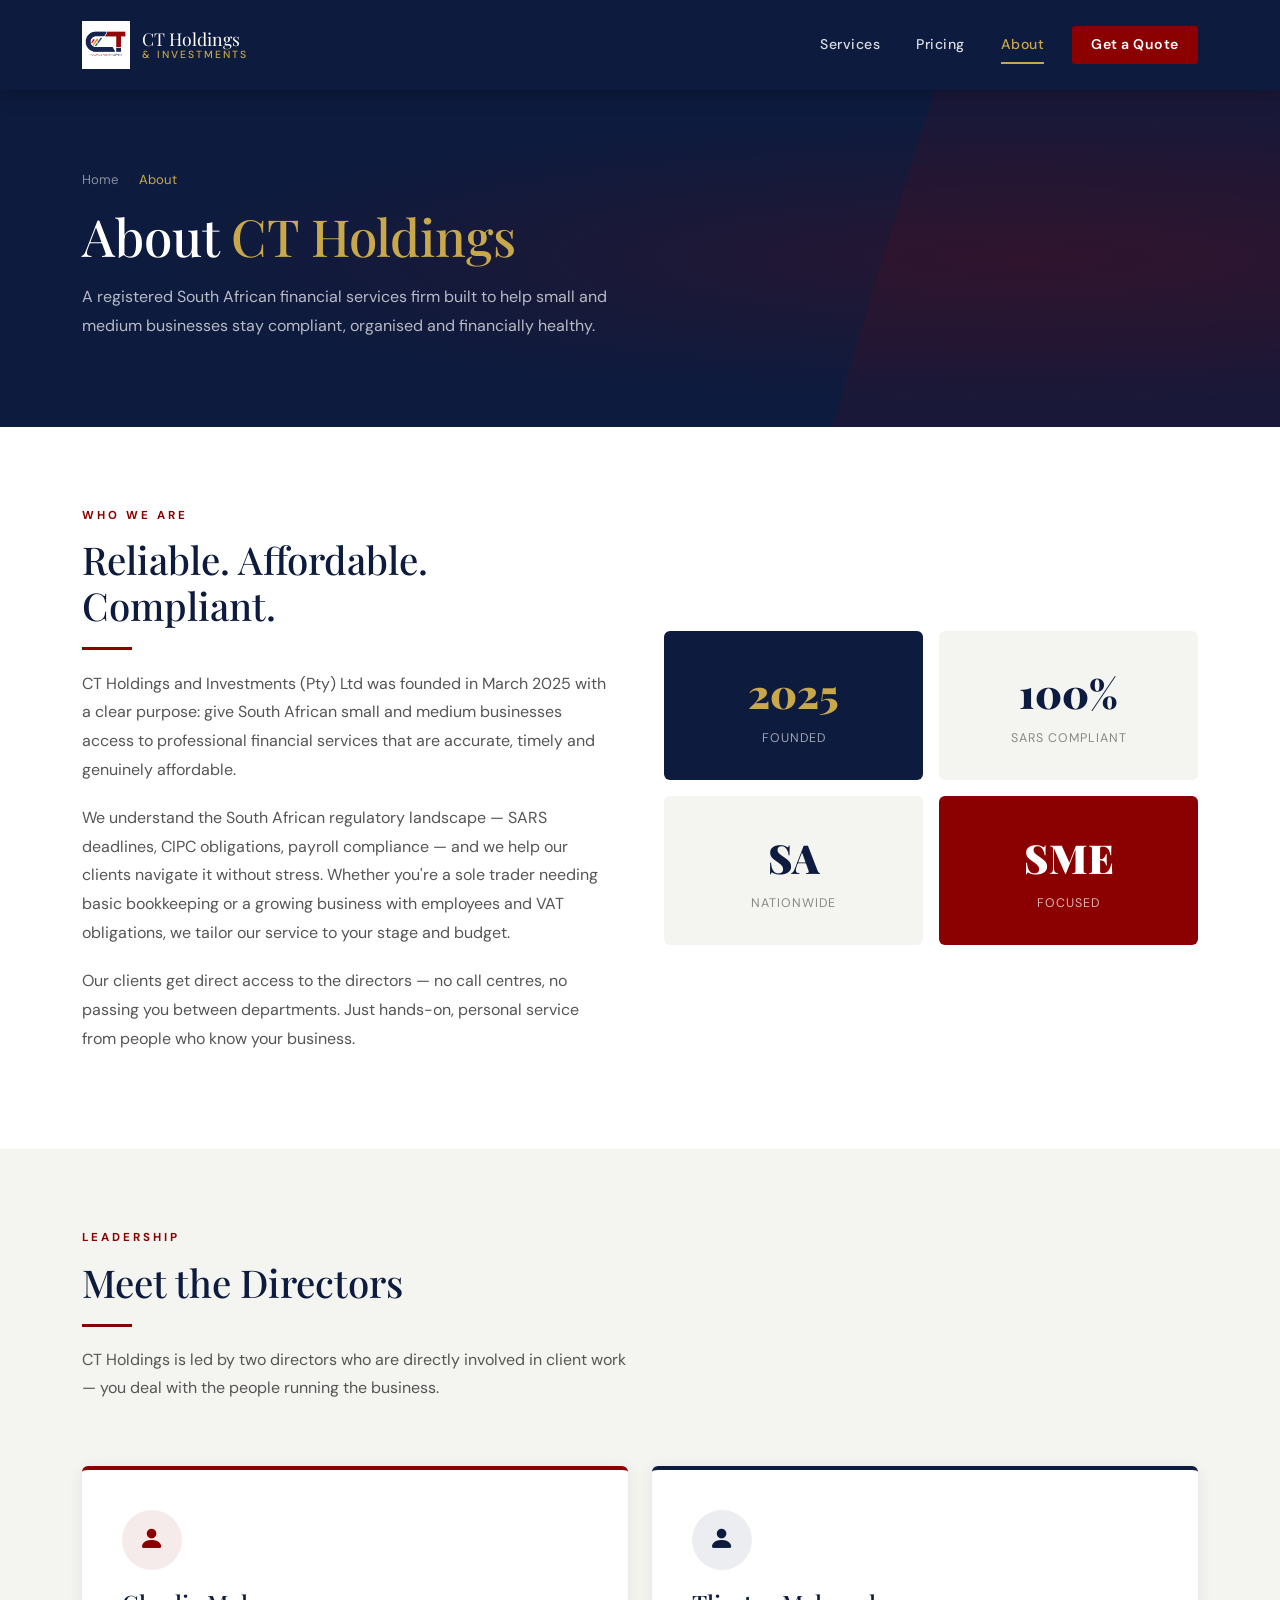
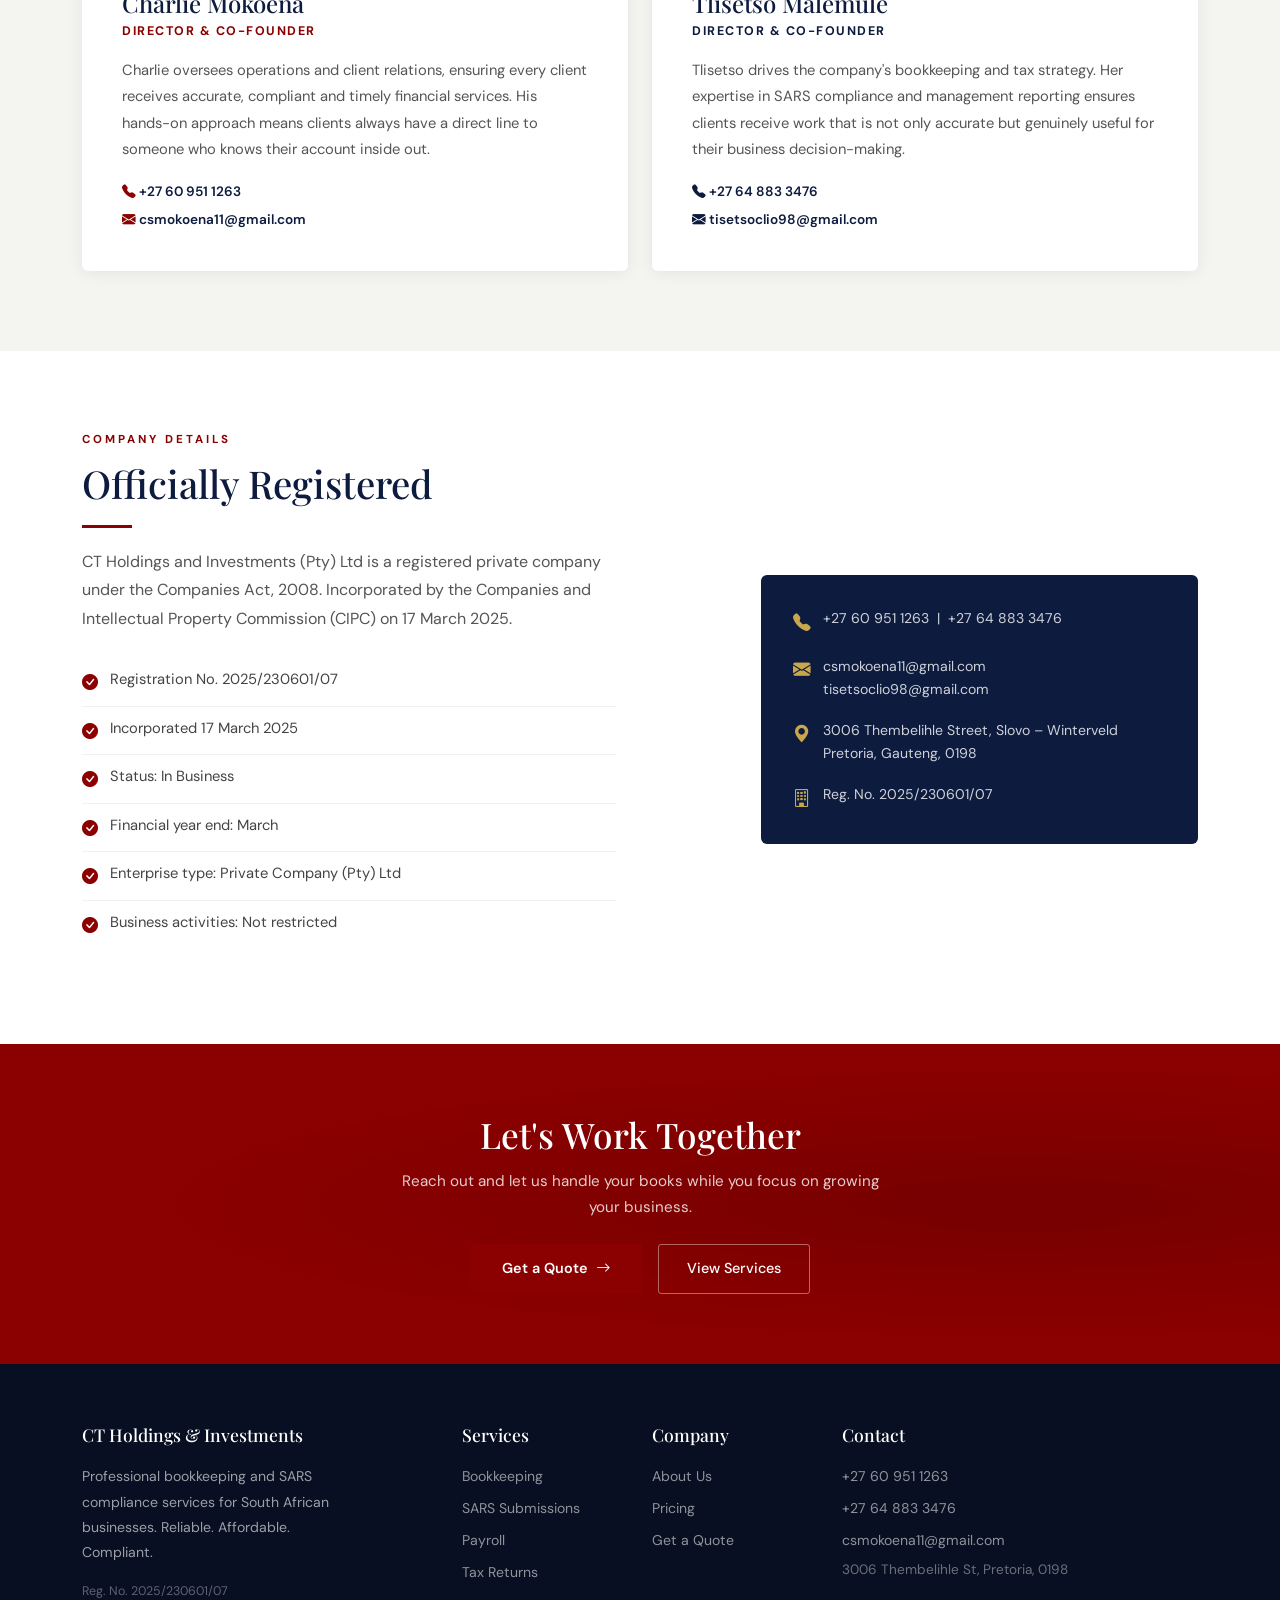
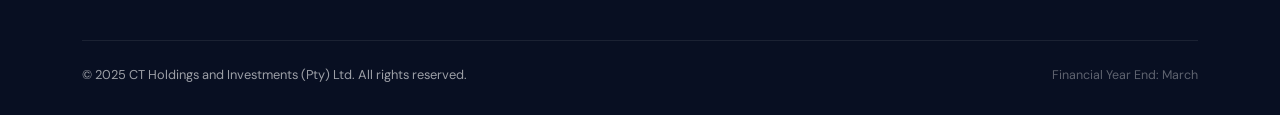
<file: about.html>
<!DOCTYPE html>
<html lang="en-ZA">
<head>
  <meta charset="UTF-8"/>
  <meta name="viewport" content="width=device-width, initial-scale=1.0"/>
  <title>About Us | CT Holdings & Investments</title>
  <meta name="description" content="Meet the team behind CT Holdings & Investments — a registered South African bookkeeping and tax firm founded by Charlie Mokoena and Tlisetso Malemule."/>
  <meta name="robots" content="index, follow"/>
  <link rel="canonical" href="https://www.ctholdings.co.za/about.html"/>
  <link href="https://cdn.jsdelivr.net/npm/bootstrap@5.3.3/dist/css/bootstrap.min.css" rel="stylesheet"/>
  <link href="https://cdn.jsdelivr.net/npm/bootstrap-icons@1.11.3/font/bootstrap-icons.css" rel="stylesheet"/>
  <link href="https://fonts.googleapis.com/css2?family=Playfair+Display:wght@700;900&family=DM+Sans:wght@300;400;500;600&display=swap" rel="stylesheet"/>
  <link rel="stylesheet" href="style.css"/>
</head>
<body>

<nav class="navbar navbar-expand-lg">
  <div class="container">
    <a class="navbar-brand" href="index.html">
      <img src="CT_Logo_2.jpg" alt="CT Holdings Logo" onerror="this.style.display='none'"/>
      <span>CT Holdings <small>& Investments</small></span>
    </a>
    <button class="navbar-toggler" type="button" data-bs-toggle="collapse" data-bs-target="#navMenu">
      <span class="navbar-toggler-icon"></span>
    </button>
    <div class="collapse navbar-collapse" id="navMenu">
      <ul class="navbar-nav ms-auto align-items-lg-center gap-1">
        <li class="nav-item dropdown">
          <a class="nav-link dropdown-toggle" href="services.html" role="button" data-bs-toggle="dropdown">Services</a>
          <ul class="dropdown-menu">
            <li><a class="dropdown-item" href="services/bookkeeping.html">Bookkeeping</a></li>
            <li><a class="dropdown-item" href="services/sars-submissions.html">SARS Submissions</a></li>
            <li><a class="dropdown-item" href="services/payroll.html">Payroll</a></li>
            <li><a class="dropdown-item" href="services/tax-returns.html">Tax Returns</a></li>
          </ul>
        </li>
        <li class="nav-item"><a class="nav-link" href="pricing.html">Pricing</a></li>
        <li class="nav-item"><a class="nav-link active" href="about.html">About</a></li>
        <li class="nav-item"><a class="nav-link btn-nav-cta ms-2" href="quote.html">Get a Quote</a></li>
      </ul>
    </div>
  </div>
</nav>

<div class="page-hero">
  <div class="page-hero-diagonal"></div>
  <div class="container page-hero-content">
    <nav aria-label="breadcrumb">
      <ol class="breadcrumb mb-0">
        <li class="breadcrumb-item"><a href="index.html">Home</a></li>
        <li class="breadcrumb-item active">About</li>
      </ol>
    </nav>
    <h1>About <em>CT Holdings</em></h1>
    <p>A registered South African financial services firm built to help small and medium businesses stay compliant, organised and financially healthy.</p>
  </div>
</div>

<section>
  <div class="container">
    <div class="row align-items-center g-5">
      <div class="col-lg-6">
        <div class="section-label">Who We Are</div>
        <h2 class="section-title">Reliable. Affordable. Compliant.</h2>
        <div class="divider-ct"></div>
        <p style="color:#555; line-height:1.8; margin-bottom:1.2rem;">CT Holdings and Investments (Pty) Ltd was founded in March 2025 with a clear purpose: give South African small and medium businesses access to professional financial services that are accurate, timely and genuinely affordable.</p>
        <p style="color:#555; line-height:1.8; margin-bottom:1.2rem;">We understand the South African regulatory landscape — SARS deadlines, CIPC obligations, payroll compliance — and we help our clients navigate it without stress. Whether you're a sole trader needing basic bookkeeping or a growing business with employees and VAT obligations, we tailor our service to your stage and budget.</p>
        <p style="color:#555; line-height:1.8;">Our clients get direct access to the directors — no call centres, no passing you between departments. Just hands-on, personal service from people who know your business.</p>
      </div>
      <div class="col-lg-6">
        <div class="row g-3">
          <div class="col-6">
            <div style="background:var(--navy); border-radius:6px; padding:2rem; text-align:center; color:var(--white);">
              <div style="font-family:'Playfair Display',serif; font-size:2.5rem; font-weight:900; color:var(--gold);">2025</div>
              <div style="font-size:0.78rem; color:rgba(255,255,255,0.6); text-transform:uppercase; letter-spacing:1px; margin-top:6px;">Founded</div>
            </div>
          </div>
          <div class="col-6">
            <div style="background:var(--light); border-radius:6px; padding:2rem; text-align:center;">
              <div style="font-family:'Playfair Display',serif; font-size:2.5rem; font-weight:900; color:var(--navy);">100%</div>
              <div style="font-size:0.78rem; color:#888; text-transform:uppercase; letter-spacing:1px; margin-top:6px;">SARS Compliant</div>
            </div>
          </div>
          <div class="col-6">
            <div style="background:var(--light); border-radius:6px; padding:2rem; text-align:center;">
              <div style="font-family:'Playfair Display',serif; font-size:2.5rem; font-weight:900; color:var(--navy);">SA</div>
              <div style="font-size:0.78rem; color:#888; text-transform:uppercase; letter-spacing:1px; margin-top:6px;">Nationwide</div>
            </div>
          </div>
          <div class="col-6">
            <div style="background:var(--red); border-radius:6px; padding:2rem; text-align:center; color:var(--white);">
              <div style="font-family:'Playfair Display',serif; font-size:2.5rem; font-weight:900;">SME</div>
              <div style="font-size:0.78rem; color:rgba(255,255,255,0.7); text-transform:uppercase; letter-spacing:1px; margin-top:6px;">Focused</div>
            </div>
          </div>
        </div>
      </div>
    </div>
  </div>
</section>

<section class="bg-light-ct">
  <div class="container">
    <div class="row mb-5">
      <div class="col-lg-6">
        <div class="section-label">Leadership</div>
        <h2 class="section-title">Meet the Directors</h2>
        <div class="divider-ct"></div>
        <p class="section-sub">CT Holdings is led by two directors who are directly involved in client work — you deal with the people running the business.</p>
      </div>
    </div>
    <div class="row g-4">
      <div class="col-md-6">
        <div style="background:var(--white); border-radius:6px; padding:2.5rem; box-shadow:0 2px 16px rgba(0,0,0,0.07); height:100%; border-top:4px solid var(--red);">
          <div style="width:60px; height:60px; background:rgba(139,0,0,0.08); border-radius:50%; display:flex; align-items:center; justify-content:center; margin-bottom:1.2rem;">
            <i class="bi bi-person-fill" style="font-size:1.6rem; color:var(--red);"></i>
          </div>
          <h4 style="color:var(--navy); margin-bottom:4px;">Charlie Mokoena</h4>
          <div style="font-size:0.78rem; color:var(--red); font-weight:700; letter-spacing:1.5px; text-transform:uppercase; margin-bottom:1rem;">Director & Co-Founder</div>
          <p style="color:#555; line-height:1.8; font-size:0.92rem;">Charlie oversees operations and client relations, ensuring every client receives accurate, compliant and timely financial services. His hands-on approach means clients always have a direct line to someone who knows their account inside out.</p>
          <div class="mt-3"><a href="tel:+27609511263" style="font-size:0.85rem; color:var(--navy); text-decoration:none; font-weight:600;"><i class="bi bi-telephone-fill" style="color:var(--red);"></i> +27 60 951 1263</a></div>
          <div class="mt-1"><a href="mailto:csmokoena11@gmail.com" style="font-size:0.85rem; color:var(--navy); text-decoration:none; font-weight:600;"><i class="bi bi-envelope-fill" style="color:var(--red);"></i> csmokoena11@gmail.com</a></div>
        </div>
      </div>
      <div class="col-md-6">
        <div style="background:var(--white); border-radius:6px; padding:2.5rem; box-shadow:0 2px 16px rgba(0,0,0,0.07); height:100%; border-top:4px solid var(--navy);">
          <div style="width:60px; height:60px; background:rgba(13,27,62,0.08); border-radius:50%; display:flex; align-items:center; justify-content:center; margin-bottom:1.2rem;">
            <i class="bi bi-person-fill" style="font-size:1.6rem; color:var(--navy);"></i>
          </div>
          <h4 style="color:var(--navy); margin-bottom:4px;">Tlisetso Malemule</h4>
          <div style="font-size:0.78rem; color:var(--navy); font-weight:700; letter-spacing:1.5px; text-transform:uppercase; margin-bottom:1rem;">Director & Co-Founder</div>
          <p style="color:#555; line-height:1.8; font-size:0.92rem;">Tlisetso drives the company's bookkeeping and tax strategy. Her expertise in SARS compliance and management reporting ensures clients receive work that is not only accurate but genuinely useful for their business decision-making.</p>
          <div class="mt-3"><a href="tel:+27648833476" style="font-size:0.85rem; color:var(--navy); text-decoration:none; font-weight:600;"><i class="bi bi-telephone-fill" style="color:var(--navy);"></i> +27 64 883 3476</a></div>
          <div class="mt-1"><a href="mailto:tisetsoclio98@gmail.com" style="font-size:0.85rem; color:var(--navy); text-decoration:none; font-weight:600;"><i class="bi bi-envelope-fill" style="color:var(--navy);"></i> tisetsoclio98@gmail.com</a></div>
        </div>
      </div>
    </div>
  </div>
</section>

<section>
  <div class="container">
    <div class="row align-items-center g-5">
      <div class="col-lg-6">
        <div class="section-label">Company Details</div>
        <h2 class="section-title">Officially Registered</h2>
        <div class="divider-ct"></div>
        <p style="color:#555; line-height:1.8; margin-bottom:1.5rem;">CT Holdings and Investments (Pty) Ltd is a registered private company under the Companies Act, 2008. Incorporated by the Companies and Intellectual Property Commission (CIPC) on 17 March 2025.</p>
        <ul class="feature-list">
          <li><i class="bi bi-check-circle-fill"></i> Registration No. 2025/230601/07</li>
          <li><i class="bi bi-check-circle-fill"></i> Incorporated 17 March 2025</li>
          <li><i class="bi bi-check-circle-fill"></i> Status: In Business</li>
          <li><i class="bi bi-check-circle-fill"></i> Financial year end: March</li>
          <li><i class="bi bi-check-circle-fill"></i> Enterprise type: Private Company (Pty) Ltd</li>
          <li><i class="bi bi-check-circle-fill"></i> Business activities: Not restricted</li>
        </ul>
      </div>
      <div class="col-lg-5 offset-lg-1">
        <div class="about-info-card">
          <div class="item"><i class="bi bi-telephone-fill"></i><span>+27 60 951 1263 &nbsp;|&nbsp; +27 64 883 3476</span></div>
          <div class="item"><i class="bi bi-envelope-fill"></i><span>csmokoena11@gmail.com<br/>tisetsoclio98@gmail.com</span></div>
          <div class="item"><i class="bi bi-geo-alt-fill"></i><span>3006 Thembelihle Street, Slovo – Winterveld<br/>Pretoria, Gauteng, 0198</span></div>
          <div class="item"><i class="bi bi-building"></i><span>Reg. No. 2025/230601/07</span></div>
        </div>
      </div>
    </div>
  </div>
</section>

<div class="cta-banner">
  <div class="container text-center">
    <h2>Let's Work Together</h2>
    <p class="mt-2 mb-4" style="max-width:480px; margin-inline:auto;">Reach out and let us handle your books while you focus on growing your business.</p>
    <div class="d-flex gap-3 justify-content-center flex-wrap">
      <a href="quote.html" class="btn-primary-ct">Get a Quote <i class="bi bi-arrow-right"></i></a>
      <a href="services.html" style="background:transparent; color:var(--white); border:1.5px solid rgba(255,255,255,0.4); padding:13px 28px; border-radius:3px; text-decoration:none; font-weight:500; font-size:0.9rem; display:inline-flex; align-items:center; gap:8px; transition:border-color 0.2s;">View Services</a>
    </div>
  </div>
</div>

<footer>
  <div class="container">
    <div class="row g-4">
      <div class="col-lg-4">
        <h5>CT Holdings & Investments</h5>
        <p style="font-size:0.88rem; line-height:1.8; max-width:280px;">Professional bookkeeping and SARS compliance services for South African businesses. Reliable. Affordable. Compliant.</p>
        <div class="footer-reg mt-3">Reg. No. 2025/230601/07</div>
      </div>
      <div class="col-lg-2 col-6">
        <h5>Services</h5>
        <ul>
          <li><a href="services/bookkeeping.html">Bookkeeping</a></li>
          <li><a href="services/sars-submissions.html">SARS Submissions</a></li>
          <li><a href="services/payroll.html">Payroll</a></li>
          <li><a href="services/tax-returns.html">Tax Returns</a></li>
        </ul>
      </div>
      <div class="col-lg-2 col-6">
        <h5>Company</h5>
        <ul>
          <li><a href="about.html">About Us</a></li>
          <li><a href="pricing.html">Pricing</a></li>
          <li><a href="quote.html">Get a Quote</a></li>
        </ul>
      </div>
      <div class="col-lg-4">
        <h5>Contact</h5>
        <ul>
          <li><a href="tel:+27609511263">+27 60 951 1263</a></li>
          <li><a href="tel:+27648833476">+27 64 883 3476</a></li>
          <li><a href="mailto:csmokoena11@gmail.com">csmokoena11@gmail.com</a></li>
          <li style="color:rgba(255,255,255,0.4); font-size:0.85rem; margin-top:8px;">3006 Thembelihle St, Pretoria, 0198</li>
        </ul>
      </div>
    </div>
    <div class="footer-bottom d-flex flex-wrap justify-content-between align-items-center gap-2">
      <span>&copy; 2025 CT Holdings and Investments (Pty) Ltd. All rights reserved.</span>
      <span class="footer-reg">Financial Year End: March</span>
    </div>
  </div>
</footer>

<script src="https://cdn.jsdelivr.net/npm/bootstrap@5.3.3/dist/js/bootstrap.bundle.min.js"></script>
</body>
</html>
</file>
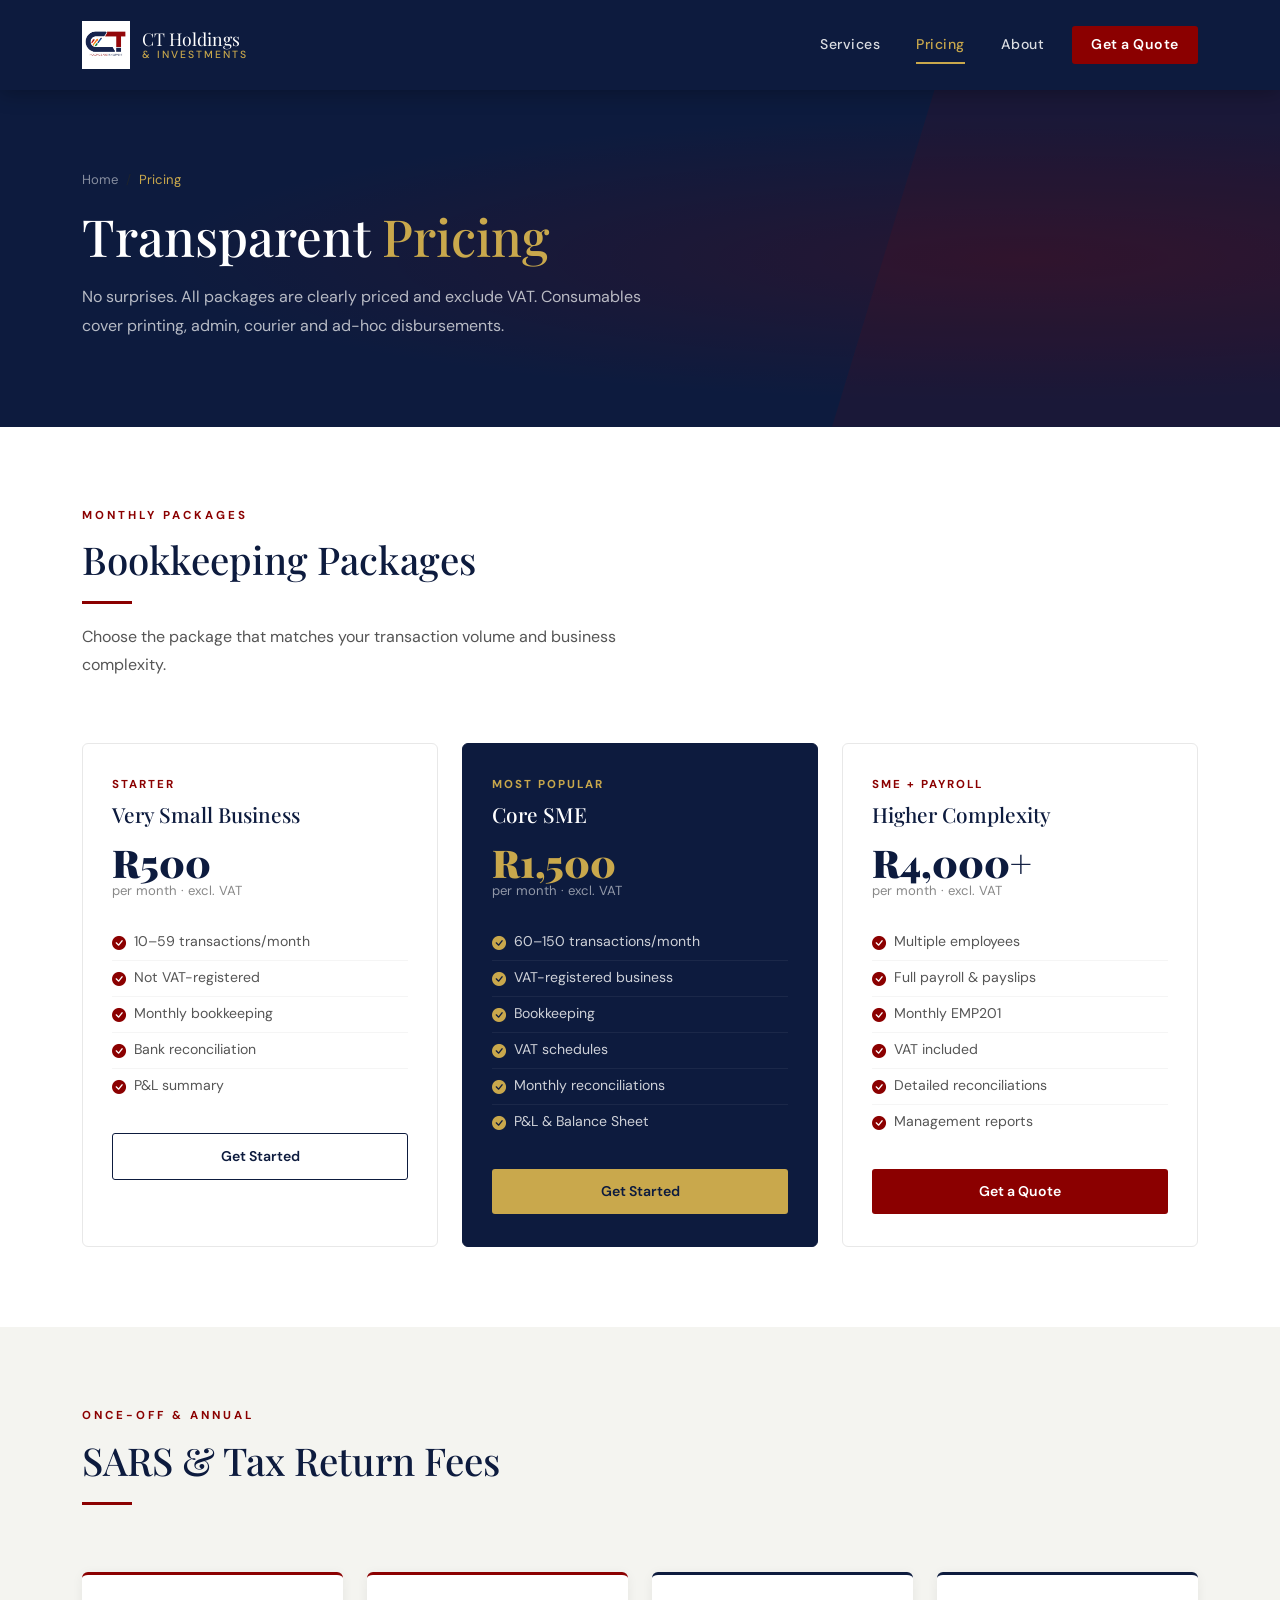
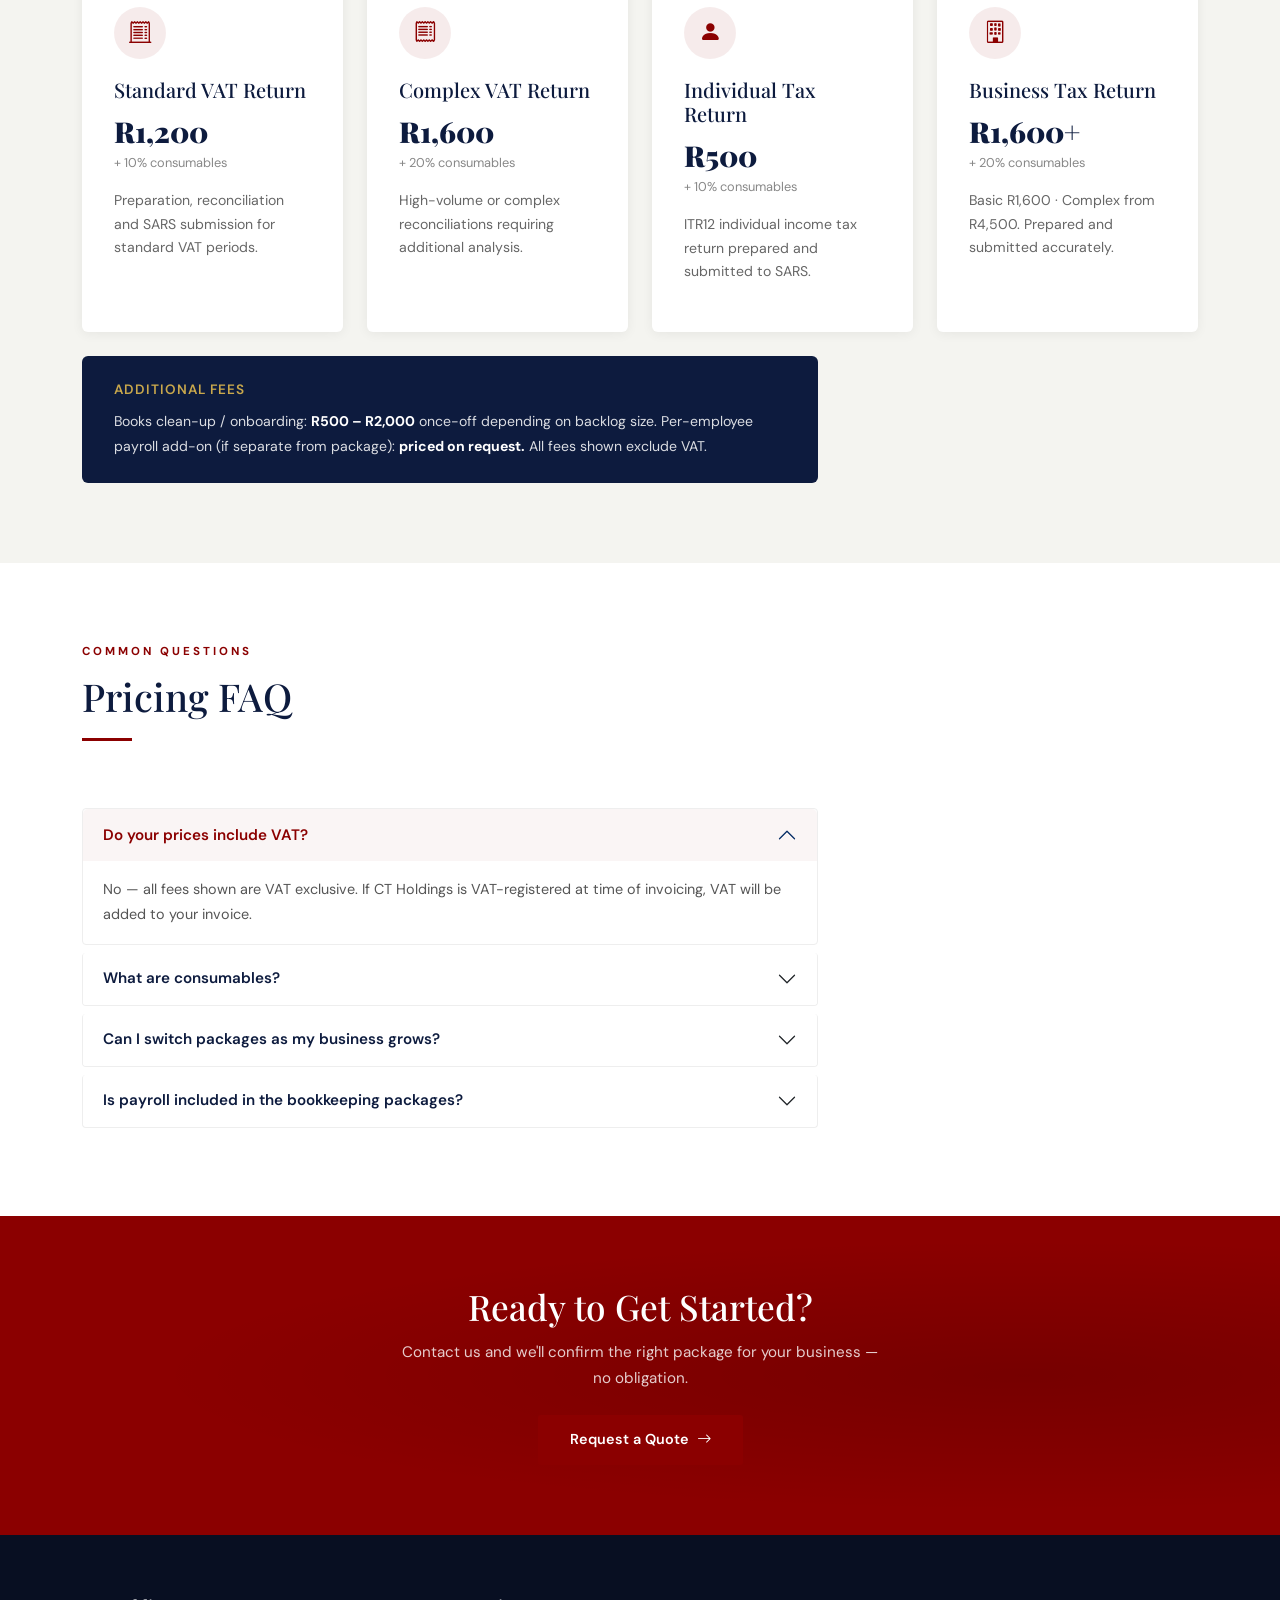
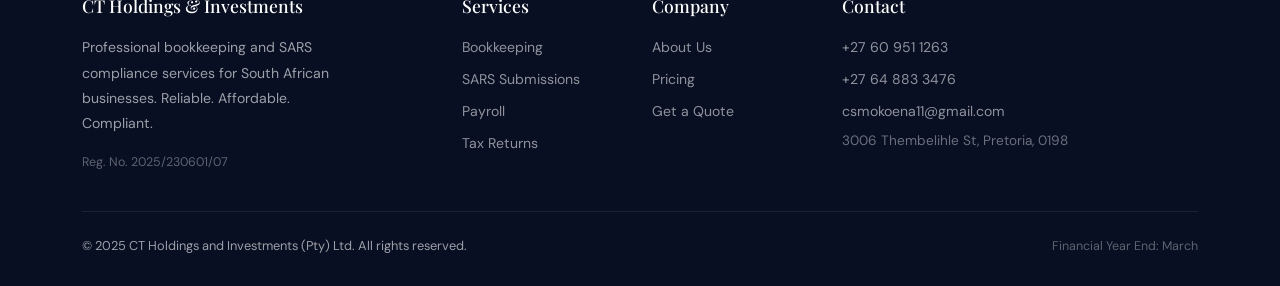
<file: pricing.html>
<!DOCTYPE html>
<html lang="en-ZA">
<head>
  <meta charset="UTF-8"/>
  <meta name="viewport" content="width=device-width, initial-scale=1.0"/>
  <title>Pricing | CT Holdings & Investments</title>
  <meta name="description" content="Transparent bookkeeping and tax service pricing for South African SMEs. Monthly packages from R500. VAT returns, payroll, SARS submissions and annual tax returns."/>
  <meta name="robots" content="index, follow"/>
  <link rel="canonical" href="https://www.ctholdings.co.za/pricing.html"/>
  <link href="https://cdn.jsdelivr.net/npm/bootstrap@5.3.3/dist/css/bootstrap.min.css" rel="stylesheet"/>
  <link href="https://cdn.jsdelivr.net/npm/bootstrap-icons@1.11.3/font/bootstrap-icons.css" rel="stylesheet"/>
  <link href="https://fonts.googleapis.com/css2?family=Playfair+Display:wght@700;900&family=DM+Sans:wght@300;400;500;600&display=swap" rel="stylesheet"/>
  <link rel="stylesheet" href="style.css"/>
</head>
<body>

<nav class="navbar navbar-expand-lg">
  <div class="container">
    <a class="navbar-brand" href="index.html">
      <img src="CT_Logo_2.jpg" alt="CT Holdings Logo" onerror="this.style.display='none'"/>
      <span>CT Holdings <small>& Investments</small></span>
    </a>
    <button class="navbar-toggler" type="button" data-bs-toggle="collapse" data-bs-target="#navMenu">
      <span class="navbar-toggler-icon"></span>
    </button>
    <div class="collapse navbar-collapse" id="navMenu">
      <ul class="navbar-nav ms-auto align-items-lg-center gap-1">
        <li class="nav-item dropdown">
          <a class="nav-link dropdown-toggle" href="services.html" role="button" data-bs-toggle="dropdown">Services</a>
          <ul class="dropdown-menu">
            <li><a class="dropdown-item" href="services/bookkeeping.html">Bookkeeping</a></li>
            <li><a class="dropdown-item" href="services/sars-submissions.html">SARS Submissions</a></li>
            <li><a class="dropdown-item" href="services/payroll.html">Payroll</a></li>
            <li><a class="dropdown-item" href="services/tax-returns.html">Tax Returns</a></li>
          </ul>
        </li>
        <li class="nav-item"><a class="nav-link active" href="pricing.html">Pricing</a></li>
        <li class="nav-item"><a class="nav-link" href="about.html">About</a></li>
        <li class="nav-item"><a class="nav-link btn-nav-cta ms-2" href="quote.html">Get a Quote</a></li>
      </ul>
    </div>
  </div>
</nav>

<div class="page-hero">
  <div class="page-hero-diagonal"></div>
  <div class="container page-hero-content">
    <nav aria-label="breadcrumb">
      <ol class="breadcrumb mb-0">
        <li class="breadcrumb-item"><a href="index.html">Home</a></li>
        <li class="breadcrumb-item active">Pricing</li>
      </ol>
    </nav>
    <h1>Transparent <em>Pricing</em></h1>
    <p>No surprises. All packages are clearly priced and exclude VAT. Consumables cover printing, admin, courier and ad-hoc disbursements.</p>
  </div>
</div>

<section>
  <div class="container">
    <div class="row mb-5">
      <div class="col-lg-6">
        <div class="section-label">Monthly Packages</div>
        <h2 class="section-title">Bookkeeping Packages</h2>
        <div class="divider-ct"></div>
        <p class="section-sub">Choose the package that matches your transaction volume and business complexity.</p>
      </div>
    </div>
    <div class="row g-4">
      <div class="col-md-6 col-lg-4">
        <div class="price-card">
          <div class="price-label">Starter</div>
          <h4>Very Small Business</h4>
          <div class="price-amount">R500</div>
          <div class="price-period">per month · excl. VAT</div>
          <ul class="price-features">
            <li><i class="bi bi-check-circle-fill"></i> 10–59 transactions/month</li>
            <li><i class="bi bi-check-circle-fill"></i> Not VAT-registered</li>
            <li><i class="bi bi-check-circle-fill"></i> Monthly bookkeeping</li>
            <li><i class="bi bi-check-circle-fill"></i> Bank reconciliation</li>
            <li><i class="bi bi-check-circle-fill"></i> P&L summary</li>
          </ul>
          <a href="quote.html" class="btn-price btn-price-outline">Get Started</a>
        </div>
      </div>
      <div class="col-md-6 col-lg-4">
        <div class="price-card featured">
          <div class="price-label">Most Popular</div>
          <h4>Core SME</h4>
          <div class="price-amount">R1,500</div>
          <div class="price-period">per month · excl. VAT</div>
          <ul class="price-features">
            <li><i class="bi bi-check-circle-fill"></i> 60–150 transactions/month</li>
            <li><i class="bi bi-check-circle-fill"></i> VAT-registered business</li>
            <li><i class="bi bi-check-circle-fill"></i> Bookkeeping</li>
            <li><i class="bi bi-check-circle-fill"></i> VAT schedules</li>
            <li><i class="bi bi-check-circle-fill"></i> Monthly reconciliations</li>
            <li><i class="bi bi-check-circle-fill"></i> P&L & Balance Sheet</li>
          </ul>
          <a href="quote.html" class="btn-price btn-price-gold">Get Started</a>
        </div>
      </div>
      <div class="col-md-6 col-lg-4">
        <div class="price-card">
          <div class="price-label">SME + Payroll</div>
          <h4>Higher Complexity</h4>
          <div class="price-amount">R4,000+</div>
          <div class="price-period">per month · excl. VAT</div>
          <ul class="price-features">
            <li><i class="bi bi-check-circle-fill"></i> Multiple employees</li>
            <li><i class="bi bi-check-circle-fill"></i> Full payroll & payslips</li>
            <li><i class="bi bi-check-circle-fill"></i> Monthly EMP201</li>
            <li><i class="bi bi-check-circle-fill"></i> VAT included</li>
            <li><i class="bi bi-check-circle-fill"></i> Detailed reconciliations</li>
            <li><i class="bi bi-check-circle-fill"></i> Management reports</li>
          </ul>
          <a href="quote.html" class="btn-price btn-price-red">Get a Quote</a>
        </div>
      </div>
    </div>
  </div>
</section>

<section class="bg-light-ct">
  <div class="container">
    <div class="row mb-5">
      <div class="col-lg-6">
        <div class="section-label">Once-Off & Annual</div>
        <h2 class="section-title">SARS & Tax Return Fees</h2>
        <div class="divider-ct"></div>
      </div>
    </div>
    <div class="row g-4">
      <div class="col-md-6 col-lg-3">
        <div style="background:var(--white); border-radius:6px; padding:2rem; height:100%; box-shadow:0 2px 12px rgba(0,0,0,0.06); border-top:3px solid var(--red);">
          <div class="service-icon"><i class="bi bi-receipt-cutoff"></i></div>
          <h5 style="color:var(--navy); margin-bottom:0.5rem;">Standard VAT Return</h5>
          <div style="font-family:'Playfair Display',serif; font-size:1.8rem; font-weight:900; color:var(--navy);">R1,200</div>
          <div style="font-size:0.8rem; color:#888; margin-bottom:1rem;">+ 10% consumables</div>
          <p style="font-size:0.88rem; color:#666; line-height:1.7;">Preparation, reconciliation and SARS submission for standard VAT periods.</p>
        </div>
      </div>
      <div class="col-md-6 col-lg-3">
        <div style="background:var(--white); border-radius:6px; padding:2rem; height:100%; box-shadow:0 2px 12px rgba(0,0,0,0.06); border-top:3px solid var(--red);">
          <div class="service-icon"><i class="bi bi-receipt"></i></div>
          <h5 style="color:var(--navy); margin-bottom:0.5rem;">Complex VAT Return</h5>
          <div style="font-family:'Playfair Display',serif; font-size:1.8rem; font-weight:900; color:var(--navy);">R1,600</div>
          <div style="font-size:0.8rem; color:#888; margin-bottom:1rem;">+ 20% consumables</div>
          <p style="font-size:0.88rem; color:#666; line-height:1.7;">High-volume or complex reconciliations requiring additional analysis.</p>
        </div>
      </div>
      <div class="col-md-6 col-lg-3">
        <div style="background:var(--white); border-radius:6px; padding:2rem; height:100%; box-shadow:0 2px 12px rgba(0,0,0,0.06); border-top:3px solid var(--navy);">
          <div class="service-icon"><i class="bi bi-person-fill"></i></div>
          <h5 style="color:var(--navy); margin-bottom:0.5rem;">Individual Tax Return</h5>
          <div style="font-family:'Playfair Display',serif; font-size:1.8rem; font-weight:900; color:var(--navy);">R500</div>
          <div style="font-size:0.8rem; color:#888; margin-bottom:1rem;">+ 10% consumables</div>
          <p style="font-size:0.88rem; color:#666; line-height:1.7;">ITR12 individual income tax return prepared and submitted to SARS.</p>
        </div>
      </div>
      <div class="col-md-6 col-lg-3">
        <div style="background:var(--white); border-radius:6px; padding:2rem; height:100%; box-shadow:0 2px 12px rgba(0,0,0,0.06); border-top:3px solid var(--navy);">
          <div class="service-icon"><i class="bi bi-building"></i></div>
          <h5 style="color:var(--navy); margin-bottom:0.5rem;">Business Tax Return</h5>
          <div style="font-family:'Playfair Display',serif; font-size:1.8rem; font-weight:900; color:var(--navy);">R1,600+</div>
          <div style="font-size:0.8rem; color:#888; margin-bottom:1rem;">+ 20% consumables</div>
          <p style="font-size:0.88rem; color:#666; line-height:1.7;">Basic R1,600 · Complex from R4,500. Prepared and submitted accurately.</p>
        </div>
      </div>
    </div>
    <div class="row mt-4">
      <div class="col-lg-8">
        <div style="background:var(--navy); border-radius:6px; padding:1.5rem 2rem; color:rgba(255,255,255,0.85);">
          <div style="font-weight:600; color:var(--gold); margin-bottom:0.5rem; font-size:0.85rem; letter-spacing:1px; text-transform:uppercase;">Additional Fees</div>
          <p style="font-size:0.88rem; line-height:1.8; margin:0;">Books clean-up / onboarding: <strong style="color:var(--white);">R500 – R2,000</strong> once-off depending on backlog size. Per-employee payroll add-on (if separate from package): <strong style="color:var(--white);">priced on request.</strong> All fees shown exclude VAT.</p>
        </div>
      </div>
    </div>
  </div>
</section>

<section>
  <div class="container">
    <div class="row mb-5">
      <div class="col-lg-6">
        <div class="section-label">Common Questions</div>
        <h2 class="section-title">Pricing FAQ</h2>
        <div class="divider-ct"></div>
      </div>
    </div>
    <div class="row">
      <div class="col-lg-8">
        <div class="accordion" id="faqAccordion">
          <div class="accordion-item">
            <h2 class="accordion-header">
              <button class="accordion-button" type="button" data-bs-toggle="collapse" data-bs-target="#faq1">Do your prices include VAT?</button>
            </h2>
            <div id="faq1" class="accordion-collapse collapse show" data-bs-parent="#faqAccordion">
              <div class="accordion-body">No — all fees shown are VAT exclusive. If CT Holdings is VAT-registered at time of invoicing, VAT will be added to your invoice.</div>
            </div>
          </div>
          <div class="accordion-item">
            <h2 class="accordion-header">
              <button class="accordion-button collapsed" type="button" data-bs-toggle="collapse" data-bs-target="#faq2">What are consumables?</button>
            </h2>
            <div id="faq2" class="accordion-collapse collapse" data-bs-parent="#faqAccordion">
              <div class="accordion-body">Consumables cover any printing, admin, courier costs or other ad-hoc disbursements incurred while processing your work. These are a percentage of the base service fee.</div>
            </div>
          </div>
          <div class="accordion-item">
            <h2 class="accordion-header">
              <button class="accordion-button collapsed" type="button" data-bs-toggle="collapse" data-bs-target="#faq3">Can I switch packages as my business grows?</button>
            </h2>
            <div id="faq3" class="accordion-collapse collapse" data-bs-parent="#faqAccordion">
              <div class="accordion-body">Absolutely. We review your transaction volumes regularly and will recommend upgrading or adjusting your package as your business needs change.</div>
            </div>
          </div>
          <div class="accordion-item">
            <h2 class="accordion-header">
              <button class="accordion-button collapsed" type="button" data-bs-toggle="collapse" data-bs-target="#faq4">Is payroll included in the bookkeeping packages?</button>
            </h2>
            <div id="faq4" class="accordion-collapse collapse" data-bs-parent="#faqAccordion">
              <div class="accordion-body">Payroll is included in the SME + Payroll package (R4,000+/month). For the Starter and Core SME packages, payroll can be added separately — pricing available on request.</div>
            </div>
          </div>
        </div>
      </div>
    </div>
  </div>
</section>

<div class="cta-banner">
  <div class="container text-center">
    <h2>Ready to Get Started?</h2>
    <p class="mt-2 mb-4" style="max-width:480px; margin-inline:auto;">Contact us and we'll confirm the right package for your business — no obligation.</p>
    <a href="quote.html" class="btn-primary-ct">Request a Quote <i class="bi bi-arrow-right"></i></a>
  </div>
</div>

<footer>
  <div class="container">
    <div class="row g-4">
      <div class="col-lg-4">
        <h5>CT Holdings & Investments</h5>
        <p style="font-size:0.88rem; line-height:1.8; max-width:280px;">Professional bookkeeping and SARS compliance services for South African businesses. Reliable. Affordable. Compliant.</p>
        <div class="footer-reg mt-3">Reg. No. 2025/230601/07</div>
      </div>
      <div class="col-lg-2 col-6">
        <h5>Services</h5>
        <ul>
          <li><a href="services/bookkeeping.html">Bookkeeping</a></li>
          <li><a href="services/sars-submissions.html">SARS Submissions</a></li>
          <li><a href="services/payroll.html">Payroll</a></li>
          <li><a href="services/tax-returns.html">Tax Returns</a></li>
        </ul>
      </div>
      <div class="col-lg-2 col-6">
        <h5>Company</h5>
        <ul>
          <li><a href="about.html">About Us</a></li>
          <li><a href="pricing.html">Pricing</a></li>
          <li><a href="quote.html">Get a Quote</a></li>
        </ul>
      </div>
      <div class="col-lg-4">
        <h5>Contact</h5>
        <ul>
          <li><a href="tel:+27609511263">+27 60 951 1263</a></li>
          <li><a href="tel:+27648833476">+27 64 883 3476</a></li>
          <li><a href="mailto:csmokoena11@gmail.com">csmokoena11@gmail.com</a></li>
          <li style="color:rgba(255,255,255,0.4); font-size:0.85rem; margin-top:8px;">3006 Thembelihle St, Pretoria, 0198</li>
        </ul>
      </div>
    </div>
    <div class="footer-bottom d-flex flex-wrap justify-content-between align-items-center gap-2">
      <span>&copy; 2025 CT Holdings and Investments (Pty) Ltd. All rights reserved.</span>
      <span class="footer-reg">Financial Year End: March</span>
    </div>
  </div>
</footer>

<script src="https://cdn.jsdelivr.net/npm/bootstrap@5.3.3/dist/js/bootstrap.bundle.min.js"></script>
</body>
</html>
</file>
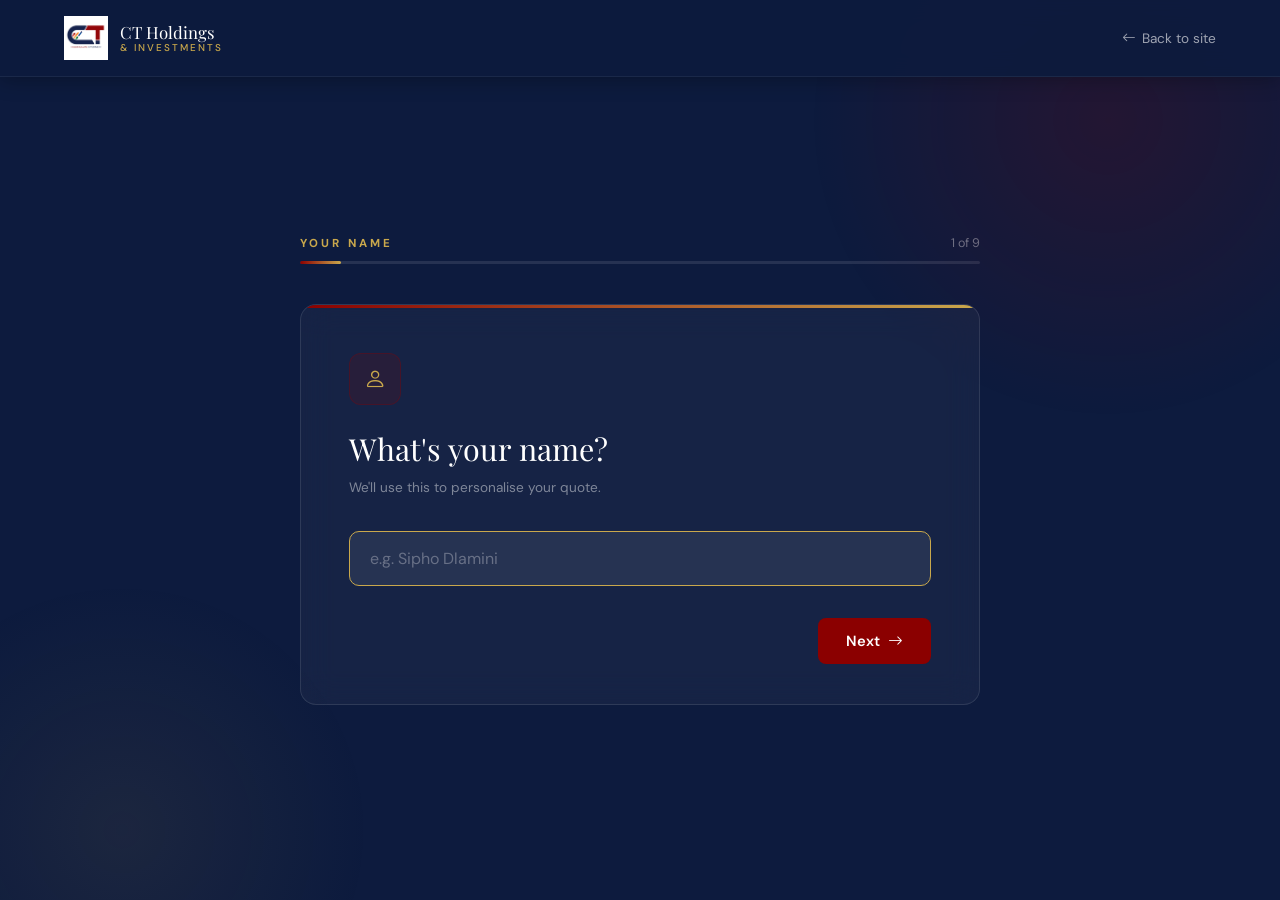
<file: quote.html>
<!DOCTYPE html>
<html lang="en-ZA">
<head>
  <meta charset="UTF-8"/>
  <meta name="viewport" content="width=device-width, initial-scale=1.0"/>
  <title>Get a Quote | CT Holdings & Investments</title>
  <meta name="description" content="Request a free quote from CT Holdings & Investments."/>
  <link rel="canonical" href="https://www.ctholdings.co.za/quote.html"/>
  <link href="https://cdn.jsdelivr.net/npm/bootstrap-icons@1.11.3/font/bootstrap-icons.css" rel="stylesheet"/>
  <link href="https://fonts.googleapis.com/css2?family=Playfair+Display:wght@700;900&family=DM+Sans:wght@300;400;500;600&display=swap" rel="stylesheet"/>
  <link rel="stylesheet" href="style.css"/>
  <style>
    :root {
      --navy: #0d1b3e;
      --red: #8b0000;
      --red-bright: #c0392b;
      --gold: #c9a84c;
      --light: #f4f4f0;
      --white: #ffffff;
    }

    * { margin: 0; padding: 0; box-sizing: border-box; }
    body {
      font-family: 'DM Sans', sans-serif;
      background: var(--navy);
      color: var(--white);
      min-height: 100vh;
      overflow-x: hidden;
    }

    /* ── NAVBAR ── */
    .navbar {
      background: rgba(13,27,62,0.95);
      backdrop-filter: blur(12px);
      padding: 1rem 0;
      position: fixed;
      top: 0; left: 0; right: 0;
      z-index: 1000;
      border-bottom: 1px solid rgba(255,255,255,0.06);
    }
    .navbar-inner { max-width: 1200px; margin: 0 auto; padding: 0 1.5rem; display: flex; align-items: center; justify-content: space-between; }
    .navbar-brand { display: flex; align-items: center; gap: 12px; text-decoration: none; }
    .navbar-brand img { height: 44px; width: auto; }
    .navbar-brand span { font-family: 'Playfair Display', serif; font-size: 1.05rem; color: var(--white); line-height: 1.2; }
    .navbar-brand span small { display: block; font-family: 'DM Sans', sans-serif; font-size: 0.62rem; color: var(--gold); letter-spacing: 2px; text-transform: uppercase; font-weight: 500; }
    .nav-back { color: rgba(255,255,255,0.6); text-decoration: none; font-size: 0.85rem; display: flex; align-items: center; gap: 6px; transition: color 0.2s; }
    .nav-back:hover { color: var(--gold); }

    /* ── QUIZ SHELL ── */
    .quiz-shell {
      min-height: 100vh;
      display: flex;
      flex-direction: column;
      align-items: center;
      justify-content: center;
      padding: 100px 1.5rem 60px;
      position: relative;
    }

    /* decorative blobs */
    .quiz-shell::before {
      content: '';
      position: fixed;
      top: -20%;
      right: -10%;
      width: 600px; height: 600px;
      background: radial-gradient(circle, rgba(139,0,0,0.18) 0%, transparent 70%);
      pointer-events: none;
    }
    .quiz-shell::after {
      content: '';
      position: fixed;
      bottom: -20%;
      left: -10%;
      width: 500px; height: 500px;
      background: radial-gradient(circle, rgba(201,168,76,0.08) 0%, transparent 70%);
      pointer-events: none;
    }

    /* ── PROGRESS ── */
    .progress-bar-wrap {
      width: 100%;
      max-width: 680px;
      margin-bottom: 2.5rem;
    }
    .progress-meta {
      display: flex;
      justify-content: space-between;
      align-items: center;
      margin-bottom: 10px;
    }
    .step-label {
      font-size: 0.72rem;
      font-weight: 700;
      letter-spacing: 3px;
      text-transform: uppercase;
      color: var(--gold);
    }
    .step-count { font-size: 0.78rem; color: rgba(255,255,255,0.4); }
    .progress-track {
      height: 3px;
      background: rgba(255,255,255,0.1);
      border-radius: 2px;
      overflow: hidden;
    }
    .progress-fill {
      height: 100%;
      background: linear-gradient(90deg, var(--red), var(--gold));
      border-radius: 2px;
      transition: width 0.5s cubic-bezier(0.4,0,0.2,1);
    }

    /* ── CARD ── */
    .card-stage {
      width: 100%;
      max-width: 680px;
      position: relative;
      perspective: 1200px;
    }

    .quiz-card {
      background: rgba(255,255,255,0.04);
      border: 1px solid rgba(255,255,255,0.1);
      border-radius: 16px;
      padding: 3rem 3rem 2.5rem;
      backdrop-filter: blur(16px);
      position: relative;
      overflow: hidden;
      animation: cardIn 0.45s cubic-bezier(0.34,1.56,0.64,1) both;
    }
    .quiz-card::before {
      content: '';
      position: absolute;
      top: 0; left: 0; right: 0;
      height: 3px;
      background: linear-gradient(90deg, var(--red), var(--gold));
    }

    @keyframes cardIn {
      from { opacity: 0; transform: translateY(32px) scale(0.97); }
      to   { opacity: 1; transform: translateY(0) scale(1); }
    }
    @keyframes cardOut {
      from { opacity: 1; transform: translateY(0) scale(1); }
      to   { opacity: 0; transform: translateY(-24px) scale(0.97); }
    }
    .card-exiting { animation: cardOut 0.3s ease forwards; }

    .card-icon {
      width: 52px; height: 52px;
      background: rgba(139,0,0,0.15);
      border: 1px solid rgba(139,0,0,0.3);
      border-radius: 12px;
      display: flex; align-items: center; justify-content: center;
      font-size: 1.4rem;
      color: var(--gold);
      margin-bottom: 1.5rem;
    }

    .card-question {
      font-family: 'Playfair Display', serif;
      font-size: clamp(1.4rem, 3vw, 1.9rem);
      color: var(--white);
      line-height: 1.3;
      margin-bottom: 0.6rem;
    }
    .card-hint {
      font-size: 0.85rem;
      color: rgba(255,255,255,0.45);
      margin-bottom: 2rem;
      line-height: 1.5;
    }

    /* ── OPTIONS GRID ── */
    .options-grid {
      display: grid;
      gap: 0.75rem;
    }
    .options-grid.cols-2 { grid-template-columns: 1fr 1fr; }
    .options-grid.cols-1 { grid-template-columns: 1fr; }

    .opt-btn {
      background: rgba(255,255,255,0.04);
      border: 1.5px solid rgba(255,255,255,0.12);
      border-radius: 10px;
      padding: 1rem 1.25rem;
      color: rgba(255,255,255,0.85);
      font-family: 'DM Sans', sans-serif;
      font-size: 0.92rem;
      font-weight: 500;
      text-align: left;
      cursor: pointer;
      transition: all 0.2s;
      display: flex;
      align-items: center;
      gap: 10px;
    }
    .opt-btn .opt-icon { font-size: 1.1rem; opacity: 0.7; flex-shrink: 0; }
    .opt-btn:hover {
      background: rgba(201,168,76,0.08);
      border-color: var(--gold);
      color: var(--white);
      transform: translateY(-1px);
    }
    .opt-btn.selected {
      background: rgba(139,0,0,0.2);
      border-color: var(--red);
      color: var(--white);
    }
    .opt-btn.selected .opt-icon { opacity: 1; color: var(--gold); }

    /* ── TEXT INPUT ── */
    .quiz-input {
      width: 100%;
      background: rgba(255,255,255,0.05);
      border: 1.5px solid rgba(255,255,255,0.12);
      border-radius: 10px;
      padding: 1rem 1.25rem;
      color: var(--white);
      font-family: 'DM Sans', sans-serif;
      font-size: 1rem;
      outline: none;
      transition: border-color 0.2s;
    }
    .quiz-input:focus { border-color: var(--gold); background: rgba(255,255,255,0.07); }
    .quiz-input::placeholder { color: rgba(255,255,255,0.3); }
    textarea.quiz-input { resize: none; min-height: 110px; }

    /* ── ACTIONS ── */
    .card-actions {
      display: flex;
      align-items: center;
      justify-content: space-between;
      margin-top: 2rem;
      gap: 1rem;
    }
    .btn-back {
      background: transparent;
      border: none;
      color: rgba(255,255,255,0.4);
      font-size: 0.85rem;
      cursor: pointer;
      display: flex;
      align-items: center;
      gap: 6px;
      transition: color 0.2s;
      padding: 0;
      font-family: 'DM Sans', sans-serif;
    }
    .btn-back:hover { color: rgba(255,255,255,0.8); }
    .btn-next {
      background: var(--red);
      color: var(--white);
      border: none;
      padding: 13px 28px;
      border-radius: 8px;
      font-size: 0.92rem;
      font-weight: 600;
      cursor: pointer;
      display: flex;
      align-items: center;
      gap: 8px;
      transition: background 0.2s, transform 0.15s;
      font-family: 'DM Sans', sans-serif;
    }
    .btn-next:hover:not(:disabled) { background: var(--red-bright); transform: translateY(-1px); }
    .btn-next:disabled { opacity: 0.4; cursor: not-allowed; transform: none; }
    .btn-next.gold { background: var(--gold); color: var(--navy); }
    .btn-next.gold:hover { filter: brightness(1.08); background: var(--gold); }

    /* ── THANK YOU ── */
    .thankyou-card {
      text-align: center;
      animation: cardIn 0.5s cubic-bezier(0.34,1.56,0.64,1) both;
    }
    .thankyou-icon {
      width: 80px; height: 80px;
      background: rgba(201,168,76,0.12);
      border: 2px solid rgba(201,168,76,0.3);
      border-radius: 50%;
      display: flex; align-items: center; justify-content: center;
      font-size: 2rem;
      color: var(--gold);
      margin: 0 auto 2rem;
    }
    .thankyou-card h2 { font-family: 'Playfair Display', serif; font-size: 2rem; margin-bottom: 0.75rem; }
    .thankyou-card p { color: rgba(255,255,255,0.6); line-height: 1.7; max-width: 420px; margin: 0 auto 2rem; }
    .summary-chips { display: flex; flex-wrap: wrap; gap: 8px; justify-content: center; margin-bottom: 2rem; }
    .chip {
      background: rgba(255,255,255,0.06);
      border: 1px solid rgba(255,255,255,0.1);
      border-radius: 20px;
      padding: 5px 14px;
      font-size: 0.8rem;
      color: rgba(255,255,255,0.7);
    }

    /* ── SENDING STATE ── */
    .spinner {
      width: 18px; height: 18px;
      border: 2px solid rgba(255,255,255,0.3);
      border-top-color: var(--white);
      border-radius: 50%;
      animation: spin 0.7s linear infinite;
      flex-shrink: 0;
    }
    @keyframes spin { to { transform: rotate(360deg); } }

    /* ── VALIDATION ── */
    .field-error {
      color: #ff6b6b;
      font-size: 0.8rem;
      margin-top: 6px;
      display: none;
    }
    .field-error.show { display: block; }

    @media (max-width: 600px) {
      .quiz-card { padding: 2rem 1.5rem; }
      .options-grid.cols-2 { grid-template-columns: 1fr; }
    }
  </style>
</head>
<body>

<nav class="navbar">
  <div class="navbar-inner">
    <a class="navbar-brand" href="index.html">
      <img src="CT_Logo_2.jpg" alt="CT Holdings Logo" onerror="this.style.display='none'"/>
      <span>CT Holdings <small>& Investments</small></span>
    </a>
    <a href="index.html" class="nav-back"><i class="bi bi-arrow-left"></i> Back to site</a>
  </div>
</nav>

<div class="quiz-shell">
  <div class="progress-bar-wrap" id="progressWrap">
    <div class="progress-meta">
      <span class="step-label" id="stepLabel">Getting Started</span>
      <span class="step-count" id="stepCount">1 of 9</span>
    </div>
    <div class="progress-track">
      <div class="progress-fill" id="progressFill" style="width:11%"></div>
    </div>
  </div>

  <div class="card-stage" id="cardStage">
    <!-- cards injected by JS -->
  </div>
</div>

<script>
const steps = [
  {
    id: 'full_name',
    icon: 'bi-person',
    label: 'Your Name',
    question: 'What\'s your name?',
    hint: 'We\'ll use this to personalise your quote.',
    type: 'text',
    placeholder: 'e.g. Sipho Dlamini',
    required: true,
  },
  {
    id: 'business_name',
    icon: 'bi-building',
    label: 'Business',
    question: 'What\'s your business called?',
    hint: 'Your registered company name or trading name.',
    type: 'text',
    placeholder: 'e.g. Dlamini Traders (Pty) Ltd',
    required: true,
  },
  {
    id: 'email',
    icon: 'bi-envelope',
    label: 'Contact',
    question: 'Best email to reach you?',
    hint: 'We\'ll send your quote here within one business day.',
    type: 'email',
    placeholder: 'you@example.com',
    required: true,
    validate: v => /^[^\s@]+@[^\s@]+\.[^\s@]+$/.test(v) ? null : 'Please enter a valid email address.',
  },
  {
    id: 'phone',
    icon: 'bi-telephone',
    label: 'Phone',
    question: 'And your phone number?',
    hint: 'Optional but helpful if we need to clarify anything quickly.',
    type: 'tel',
    placeholder: '+27 81 234 5678',
    required: false,
  },
  {
    id: 'service',
    icon: 'bi-grid-1x2',
    label: 'Service',
    question: 'What do you need help with?',
    hint: 'Pick the one that best fits — we\'ll tailor from there.',
    type: 'options',
    cols: 2,
    options: [
      { value: 'Bookkeeping', label: 'Bookkeeping', icon: 'bi-journal-bookmark-fill' },
      { value: 'VAT Returns', label: 'VAT Returns', icon: 'bi-receipt-cutoff' },
      { value: 'Payroll & PAYE', label: 'Payroll & PAYE', icon: 'bi-people-fill' },
      { value: 'Tax Returns', label: 'Tax Returns', icon: 'bi-file-earmark-text-fill' },
      { value: 'Multiple Services', label: 'Multiple Services', icon: 'bi-layers-fill' },
      { value: 'Not Sure', label: 'Not sure yet', icon: 'bi-question-circle-fill' },
    ],
    required: true,
  },
  {
    id: 'monthly_transactions',
    icon: 'bi-activity',
    label: 'Volume',
    question: 'How busy is your business monthly?',
    hint: 'Rough estimate of invoices, payments and bank transactions combined.',
    type: 'options',
    cols: 2,
    options: [
      { value: 'Under 10', label: 'Under 10 transactions', icon: 'bi-dash-circle' },
      { value: '10–59', label: '10 – 59 transactions', icon: 'bi-circle-half' },
      { value: '60–150', label: '60 – 150 transactions', icon: 'bi-circle-fill' },
      { value: '150+', label: '150+ transactions', icon: 'bi-record-circle-fill' },
    ],
    required: true,
  },
  {
    id: 'vat_registered',
    icon: 'bi-shield-check',
    label: 'VAT Status',
    question: 'Is your business VAT registered?',
    hint: 'This affects which package applies.',
    type: 'options',
    cols: 1,
    options: [
      { value: 'Yes', label: 'Yes, we\'re VAT registered', icon: 'bi-check-circle-fill' },
      { value: 'No', label: 'No, not VAT registered', icon: 'bi-x-circle-fill' },
      { value: 'Not sure', label: 'I\'m not sure', icon: 'bi-question-circle-fill' },
    ],
    required: true,
  },
  {
    id: 'employees',
    icon: 'bi-people',
    label: 'Team Size',
    question: 'How many employees do you have?',
    hint: 'Including yourself if you pay yourself a salary.',
    type: 'options',
    cols: 2,
    options: [
      { value: '0 (Sole trader)', label: 'Just me', icon: 'bi-person-fill' },
      { value: '1–5', label: '1 – 5 employees', icon: 'bi-people' },
      { value: '6–20', label: '6 – 20 employees', icon: 'bi-people-fill' },
      { value: '20+', label: '20+ employees', icon: 'bi-person-workspace' },
    ],
    required: true,
  },
  {
    id: 'message',
    icon: 'bi-chat-left-text',
    label: 'Anything else',
    question: 'Anything else we should know?',
    hint: 'Current challenges, backlog, specific deadlines — all helpful but totally optional.',
    type: 'textarea',
    placeholder: 'e.g. We\'ve been doing our own books but got behind. Need to sort out 6 months backlog...',
    required: false,
  },
];

let current = 0;
const answers = {};
let sending = false;

const stage = document.getElementById('cardStage');
const progressFill = document.getElementById('progressFill');
const stepLabel = document.getElementById('stepLabel');
const stepCount = document.getElementById('stepCount');
const progressWrap = document.getElementById('progressWrap');

function updateProgress(idx) {
  const pct = Math.round(((idx) / steps.length) * 100);
  progressFill.style.width = Math.max(6, pct) + '%';
  stepLabel.textContent = steps[idx] ? steps[idx].label : 'Done';
  stepCount.textContent = `${idx + 1} of ${steps.length}`;
}

function getCurrentValue(step) {
  if (step.type === 'options') {
    const sel = stage.querySelector('.opt-btn.selected');
    return sel ? sel.dataset.value : '';
  }
  const inp = stage.querySelector('.quiz-input');
  return inp ? inp.value.trim() : '';
}

function validateCurrent(step) {
  const val = getCurrentValue(step);
  if (step.required && !val) return 'This field is required.';
  if (val && step.validate) return step.validate(val);
  return null;
}

function renderCard(idx, direction = 1) {
  if (idx >= steps.length) { renderDone(); return; }
  const step = steps[idx];
  updateProgress(idx);

  const card = document.createElement('div');
  card.className = 'quiz-card';

  let inputHTML = '';
  if (step.type === 'options') {
    const optBtns = step.options.map(o =>
      `<button class="opt-btn${answers[step.id] === o.value ? ' selected' : ''}" data-value="${o.value}" type="button">
        <i class="bi ${o.icon} opt-icon"></i>${o.label}
      </button>`
    ).join('');
    inputHTML = `<div class="options-grid ${step.cols === 2 ? 'cols-2' : 'cols-1'}">${optBtns}</div>`;
  } else if (step.type === 'textarea') {
    inputHTML = `<textarea class="quiz-input" placeholder="${step.placeholder || ''}" rows="4">${answers[step.id] || ''}</textarea>`;
  } else {
    inputHTML = `<input class="quiz-input" type="${step.type}" placeholder="${step.placeholder || ''}" value="${answers[step.id] || ''}"/>`;
  }

  card.innerHTML = `
    <div class="card-icon"><i class="bi ${step.icon}"></i></div>
    <div class="card-question">${step.question}</div>
    <div class="card-hint">${step.hint}</div>
    ${inputHTML}
    <div class="field-error" id="fieldErr"></div>
    <div class="card-actions">
      <button class="btn-back" id="btnBack" type="button" ${idx === 0 ? 'style="visibility:hidden"' : ''}>
        <i class="bi bi-arrow-left"></i> Back
      </button>
      <button class="btn-next ${idx === steps.length - 1 ? 'gold' : ''}" id="btnNext" type="button">
        ${idx === steps.length - 1 ? '<i class="bi bi-send-fill"></i> Submit' : 'Next <i class="bi bi-arrow-right"></i>'}
      </button>
    </div>
  `;

  stage.innerHTML = '';
  stage.appendChild(card);

  // auto-focus text inputs
  if (step.type !== 'options') {
    setTimeout(() => card.querySelector('.quiz-input')?.focus(), 80);
  }

  // option click
  card.querySelectorAll('.opt-btn').forEach(btn => {
    btn.addEventListener('click', () => {
      card.querySelectorAll('.opt-btn').forEach(b => b.classList.remove('selected'));
      btn.classList.add('selected');
      answers[step.id] = btn.dataset.value;
      // auto-advance
      setTimeout(() => advance(idx, step), 280);
    });
  });

  // next btn
  card.querySelector('#btnNext').addEventListener('click', () => advance(idx, step));

  // back btn
  card.querySelector('#btnBack').addEventListener('click', () => {
    if (idx > 0) { current--; renderCard(current, -1); }
  });

  // enter key for text
  card.querySelectorAll('.quiz-input').forEach(inp => {
    inp.addEventListener('keydown', e => {
      if (e.key === 'Enter' && step.type !== 'textarea') advance(idx, step);
    });
  });
}

function advance(idx, step) {
  const val = getCurrentValue(step);
  const err = validateCurrent(step);
  const errEl = stage.querySelector('#fieldErr');
  if (err) {
    errEl.textContent = err;
    errEl.classList.add('show');
    stage.querySelector('.quiz-input')?.classList.add('field-error-border');
    return;
  }
  if (errEl) { errEl.classList.remove('show'); }
  answers[step.id] = val;

  if (idx === steps.length - 1) {
    submitForm();
  } else {
    const card = stage.querySelector('.quiz-card');
    card.classList.add('card-exiting');
    setTimeout(() => { current = idx + 1; renderCard(current); }, 280);
  }
}

async function submitForm() {
  const nextBtn = stage.querySelector('#btnNext');
  nextBtn.disabled = true;
  nextBtn.innerHTML = '<span class="spinner"></span> Sending…';

  const payload = {
    access_key: 'b11df953-dde4-4fc8-82c3-4c4a483aceb9',
    subject: 'New Quote Request - CT Holdings and Investments',
    from_name: 'CT Holdings Website',
    full_name: answers.full_name || '',
    business_name: answers.business_name || '',
    email: answers.email || '',
    phone: answers.phone || '',
    service: answers.service || '',
    monthly_transactions: answers.monthly_transactions || '',
    vat_registered: answers.vat_registered || '',
    employees: answers.employees || '',
    message: answers.message || '',
  };

  try {
    const res = await fetch('https://api.web3forms.com/submit', {
      method: 'POST',
      headers: { 'Content-Type': 'application/json', Accept: 'application/json' },
      body: JSON.stringify(payload),
    });
    const json = await res.json();
    if (json.success) {
      renderDone();
    } else {
      throw new Error(json.message || 'Failed');
    }
  } catch (e) {
    nextBtn.disabled = false;
    nextBtn.innerHTML = '<i class="bi bi-send-fill"></i> Retry';
    const errEl = stage.querySelector('#fieldErr');
    if (errEl) { errEl.textContent = 'Something went wrong. Please try again or email csmokoena11@gmail.com'; errEl.classList.add('show'); }
  }
}

function renderDone() {
  progressWrap.style.opacity = '0';
  progressWrap.style.transition = 'opacity 0.3s';

  const chips = [
    answers.service,
    answers.monthly_transactions,
    answers.vat_registered ? `VAT: ${answers.vat_registered}` : null,
    answers.employees,
  ].filter(Boolean).map(v => `<span class="chip">${v}</span>`).join('');

  stage.innerHTML = `
    <div class="quiz-card thankyou-card">
      <div class="thankyou-icon"><i class="bi bi-check-lg"></i></div>
      <h2>You're all set, ${(answers.full_name || '').split(' ')[0]}!</h2>
      <p>We've received your details and will send a tailored quote to <strong>${answers.email}</strong> within one business day.</p>
      <div class="summary-chips">${chips}</div>
      <a href="index.html" style="display:inline-flex;align-items:center;gap:8px;background:var(--red);color:var(--white);text-decoration:none;padding:13px 28px;border-radius:8px;font-weight:600;font-size:0.9rem;transition:background 0.2s;" onmouseover="this.style.background='#c0392b'" onmouseout="this.style.background='var(--red)'">
        <i class="bi bi-house-fill"></i> Back to CT Holdings
      </a>
    </div>
  `;
}

// init
renderCard(0);
</script>
</body>
</html>
</file>
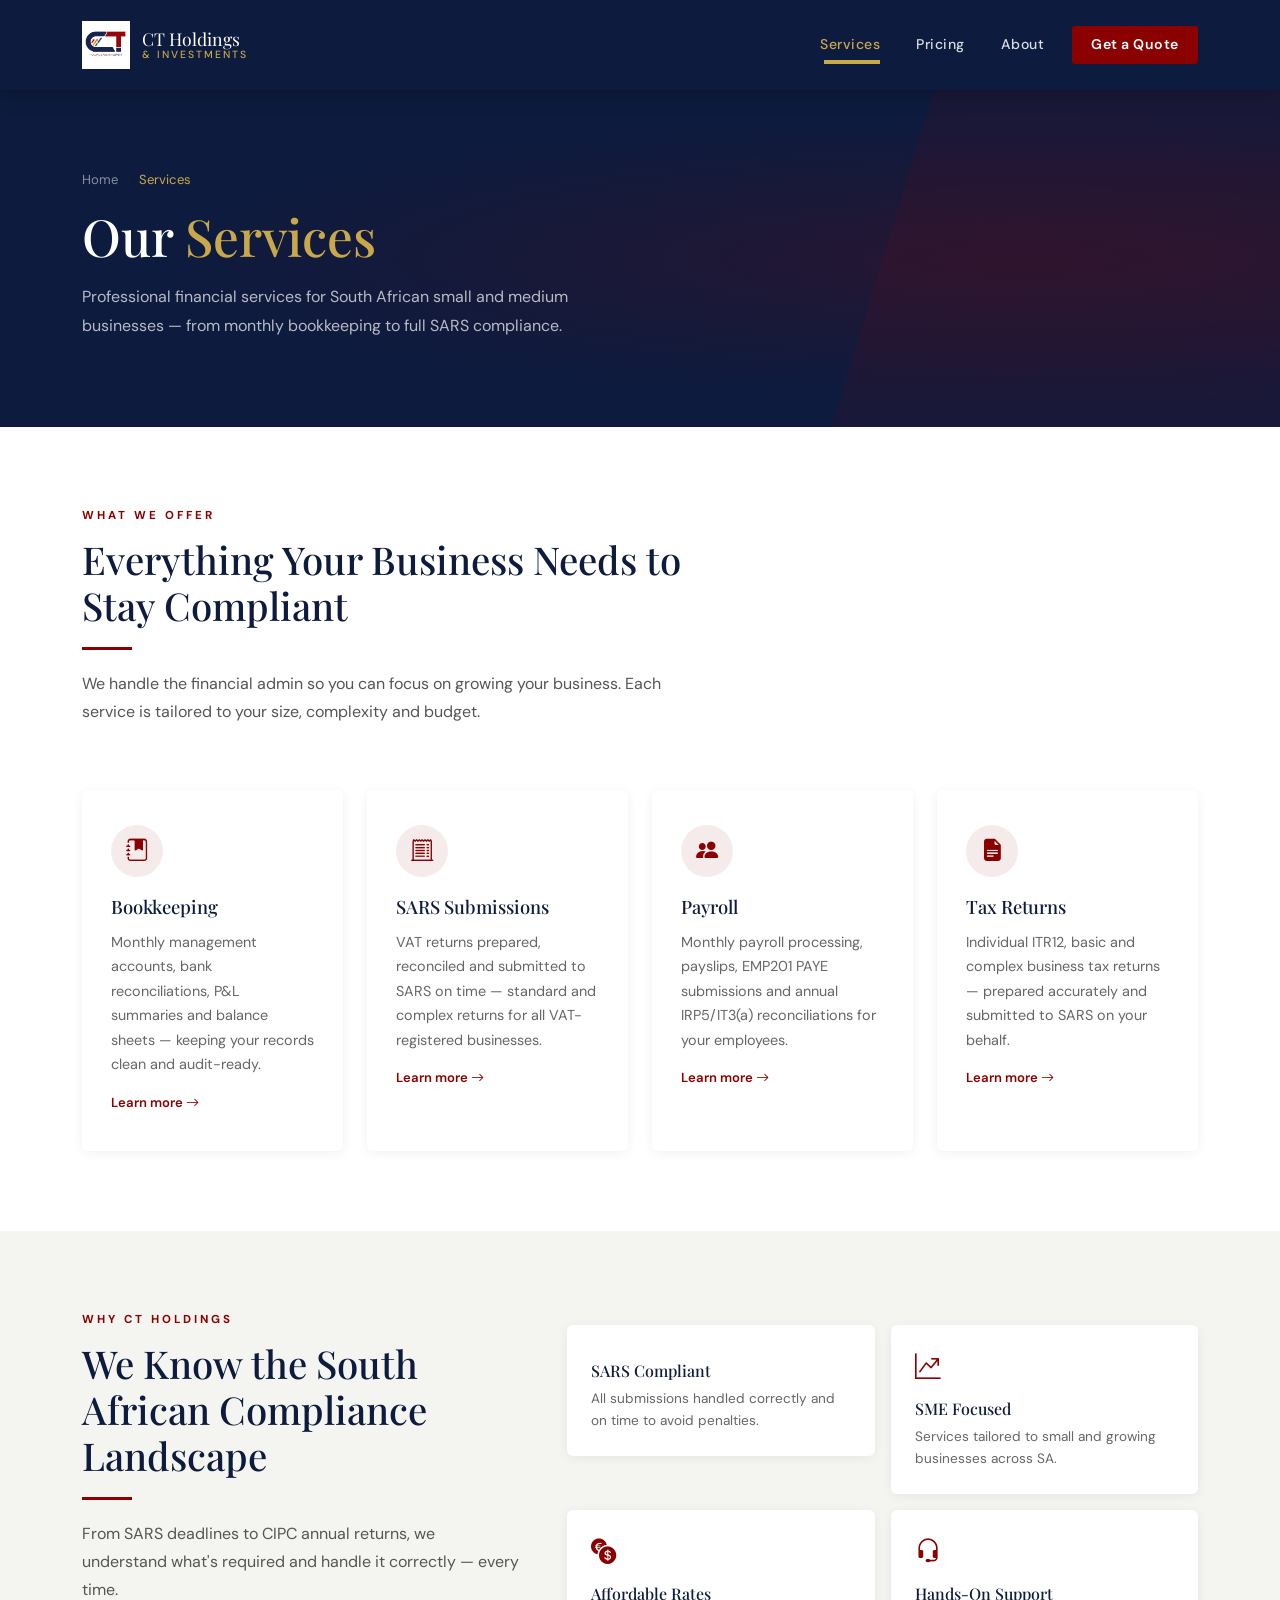
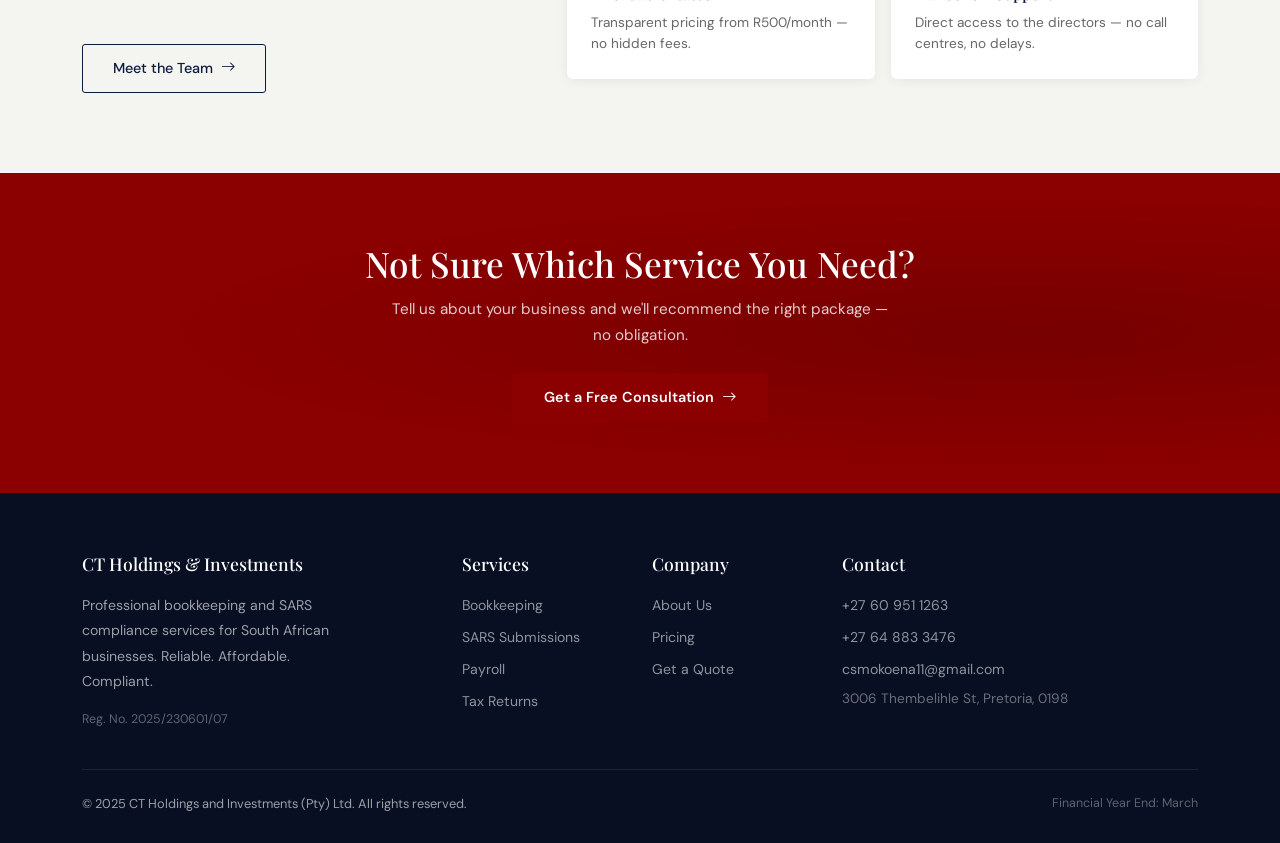
<file: services.html>
<!DOCTYPE html>
<html lang="en-ZA">
<head>
  <meta charset="UTF-8"/>
  <meta name="viewport" content="width=device-width, initial-scale=1.0"/>
  <title>Our Services | CT Holdings &amp; Investments</title>
  <meta name="description" content="CT Holdings &amp; Investments offers bookkeeping, SARS submissions (VAT &amp; PAYE), payroll and tax returns for businesses across South Africa."/>
  <meta name="robots" content="index, follow"/>
  <link rel="canonical" href="https://www.ctholdings.co.za/services.html"/>
  <link href="https://cdn.jsdelivr.net/npm/bootstrap@5.3.3/dist/css/bootstrap.min.css" rel="stylesheet"/>
  <link href="https://cdn.jsdelivr.net/npm/bootstrap-icons@1.11.3/font/bootstrap-icons.css" rel="stylesheet"/>
  <link href="https://fonts.googleapis.com/css2?family=Playfair+Display:wght@700;900&family=DM+Sans:wght@300;400;500;600&display=swap" rel="stylesheet"/>
  <link rel="stylesheet" href="style.css"/>
</head>
<body>
<nav class="navbar navbar-expand-lg">
  <div class="container">
    <a class="navbar-brand" href="index.html"><img src="CT_Logo_2.jpg" alt="CT Holdings Logo" onerror="this.style.display='none'"/><span>CT Holdings <small>&amp; Investments</small></span></a>
    <button class="navbar-toggler" type="button" data-bs-toggle="collapse" data-bs-target="#navMenu"><span class="navbar-toggler-icon"></span></button>
    <div class="collapse navbar-collapse" id="navMenu">
      <ul class="navbar-nav ms-auto align-items-lg-center gap-1">
        <li class="nav-item dropdown">
          <a class="nav-link active dropdown-toggle" href="services.html" role="button" data-bs-toggle="dropdown">Services</a>
          <ul class="dropdown-menu">
            <li><a class="dropdown-item" href="services/bookkeeping.html">Bookkeeping</a></li>
            <li><a class="dropdown-item" href="services/sars-submissions.html">SARS Submissions</a></li>
            <li><a class="dropdown-item" href="services/payroll.html">Payroll</a></li>
            <li><a class="dropdown-item" href="services/tax-returns.html">Tax Returns</a></li>
          </ul>
        </li>
        <li class="nav-item"><a class="nav-link" href="pricing.html">Pricing</a></li>
        <li class="nav-item"><a class="nav-link" href="about.html">About</a></li>
        <li class="nav-item"><a class="nav-link btn-nav-cta ms-2" href="quote.html">Get a Quote</a></li>
      </ul>
    </div>
  </div>
</nav>

<div class="page-hero">
  <div class="page-hero-diagonal"></div>
  <div class="container page-hero-content">
    <nav aria-label="breadcrumb"><ol class="breadcrumb mb-0"><li class="breadcrumb-item"><a href="index.html">Home</a></li><li class="breadcrumb-item active">Services</li></ol></nav>
    <h1>Our <em>Services</em></h1>
    <p>Professional financial services for South African small and medium businesses — from monthly bookkeeping to full SARS compliance.</p>
  </div>
</div>

<section>
  <div class="container">
    <div class="row mb-5">
      <div class="col-lg-7">
        <div class="section-label">What We Offer</div>
        <h2 class="section-title">Everything Your Business Needs to Stay Compliant</h2>
        <div class="divider-ct"></div>
        <p class="section-sub">We handle the financial admin so you can focus on growing your business. Each service is tailored to your size, complexity and budget.</p>
      </div>
    </div>
    <div class="row g-4">
      <div class="col-md-6 col-lg-3"><a href="services/bookkeeping.html" class="service-card"><div class="service-icon"><i class="bi bi-journal-bookmark-fill"></i></div><h5>Bookkeeping</h5><p>Monthly management accounts, bank reconciliations, P&L summaries and balance sheets — keeping your records clean and audit-ready.</p><div class="mt-3" style="font-size:0.82rem; color:var(--red); font-weight:600;">Learn more <i class="bi bi-arrow-right"></i></div></a></div>
      <div class="col-md-6 col-lg-3"><a href="services/sars-submissions.html" class="service-card"><div class="service-icon"><i class="bi bi-receipt-cutoff"></i></div><h5>SARS Submissions</h5><p>VAT returns prepared, reconciled and submitted to SARS on time — standard and complex returns for all VAT-registered businesses.</p><div class="mt-3" style="font-size:0.82rem; color:var(--red); font-weight:600;">Learn more <i class="bi bi-arrow-right"></i></div></a></div>
      <div class="col-md-6 col-lg-3"><a href="services/payroll.html" class="service-card"><div class="service-icon"><i class="bi bi-people-fill"></i></div><h5>Payroll</h5><p>Monthly payroll processing, payslips, EMP201 PAYE submissions and annual IRP5/IT3(a) reconciliations for your employees.</p><div class="mt-3" style="font-size:0.82rem; color:var(--red); font-weight:600;">Learn more <i class="bi bi-arrow-right"></i></div></a></div>
      <div class="col-md-6 col-lg-3"><a href="services/tax-returns.html" class="service-card"><div class="service-icon"><i class="bi bi-file-earmark-text-fill"></i></div><h5>Tax Returns</h5><p>Individual ITR12, basic and complex business tax returns — prepared accurately and submitted to SARS on your behalf.</p><div class="mt-3" style="font-size:0.82rem; color:var(--red); font-weight:600;">Learn more <i class="bi bi-arrow-right"></i></div></a></div>
    </div>
  </div>
</section>

<section class="bg-light-ct">
  <div class="container">
    <div class="row align-items-center g-5">
      <div class="col-lg-5">
        <div class="section-label">Why CT Holdings</div>
        <h2 class="section-title">We Know the South African Compliance Landscape</h2>
        <div class="divider-ct"></div>
        <p class="section-sub">From SARS deadlines to CIPC annual returns, we understand what's required and handle it correctly — every time.</p>
        <a href="about.html" class="btn-outline-dark-ct mt-4">Meet the Team <i class="bi bi-arrow-right"></i></a>
      </div>
      <div class="col-lg-7">
        <div class="row g-3">
          <div class="col-6"><div style="background:var(--white); border-radius:6px; padding:1.5rem; box-shadow:0 2px 12px rgba(0,0,0,0.06);"><i class="bi bi-shield-check-fill" style="font-size:1.6rem; color:var(--red);"></i><h6 style="margin-top:0.75rem; color:var(--navy);">SARS Compliant</h6><p style="font-size:0.85rem; color:#666; margin:0; line-height:1.6;">All submissions handled correctly and on time to avoid penalties.</p></div></div>
          <div class="col-6"><div style="background:var(--white); border-radius:6px; padding:1.5rem; box-shadow:0 2px 12px rgba(0,0,0,0.06);"><i class="bi bi-graph-up-arrow" style="font-size:1.6rem; color:var(--red);"></i><h6 style="margin-top:0.75rem; color:var(--navy);">SME Focused</h6><p style="font-size:0.85rem; color:#666; margin:0; line-height:1.6;">Services tailored to small and growing businesses across SA.</p></div></div>
          <div class="col-6"><div style="background:var(--white); border-radius:6px; padding:1.5rem; box-shadow:0 2px 12px rgba(0,0,0,0.06);"><i class="bi bi-currency-exchange" style="font-size:1.6rem; color:var(--red);"></i><h6 style="margin-top:0.75rem; color:var(--navy);">Affordable Rates</h6><p style="font-size:0.85rem; color:#666; margin:0; line-height:1.6;">Transparent pricing from R500/month — no hidden fees.</p></div></div>
          <div class="col-6"><div style="background:var(--white); border-radius:6px; padding:1.5rem; box-shadow:0 2px 12px rgba(0,0,0,0.06);"><i class="bi bi-headset" style="font-size:1.6rem; color:var(--red);"></i><h6 style="margin-top:0.75rem; color:var(--navy);">Hands-On Support</h6><p style="font-size:0.85rem; color:#666; margin:0; line-height:1.6;">Direct access to the directors — no call centres, no delays.</p></div></div>
        </div>
      </div>
    </div>
  </div>
</section>

<div class="cta-banner">
  <div class="container text-center">
    <h2>Not Sure Which Service You Need?</h2>
    <p class="mt-2 mb-4" style="max-width:500px; margin-inline:auto;">Tell us about your business and we'll recommend the right package — no obligation.</p>
    <a href="quote.html" class="btn-primary-ct">Get a Free Consultation <i class="bi bi-arrow-right"></i></a>
  </div>
</div>

<footer>
  <div class="container">
    <div class="row g-4">
      <div class="col-lg-4"><h5>CT Holdings &amp; Investments</h5><p style="font-size:0.88rem; line-height:1.8; max-width:280px;">Professional bookkeeping and SARS compliance services for South African businesses. Reliable. Affordable. Compliant.</p><div class="footer-reg mt-3">Reg. No. 2025/230601/07</div></div>
      <div class="col-lg-2 col-6"><h5>Services</h5><ul><li><a href="services/bookkeeping.html">Bookkeeping</a></li><li><a href="services/sars-submissions.html">SARS Submissions</a></li><li><a href="services/payroll.html">Payroll</a></li><li><a href="services/tax-returns.html">Tax Returns</a></li></ul></div>
      <div class="col-lg-2 col-6"><h5>Company</h5><ul><li><a href="about.html">About Us</a></li><li><a href="pricing.html">Pricing</a></li><li><a href="quote.html">Get a Quote</a></li></ul></div>
      <div class="col-lg-4"><h5>Contact</h5><ul><li><a href="tel:+27609511263">+27 60 951 1263</a></li><li><a href="tel:+27648833476">+27 64 883 3476</a></li><li><a href="mailto:csmokoena11@gmail.com">csmokoena11@gmail.com</a></li><li style="color:rgba(255,255,255,0.4); font-size:0.85rem; margin-top:8px;">3006 Thembelihle St, Pretoria, 0198</li></ul></div>
    </div>
    <div class="footer-bottom d-flex flex-wrap justify-content-between align-items-center gap-2">
      <span>&copy; 2025 CT Holdings and Investments (Pty) Ltd. All rights reserved.</span>
      <span class="footer-reg">Financial Year End: March</span>
    </div>
  </div>
</footer>
<script src="https://cdn.jsdelivr.net/npm/bootstrap@5.3.3/dist/js/bootstrap.bundle.min.js"></script>
</body>
</html>
</file>
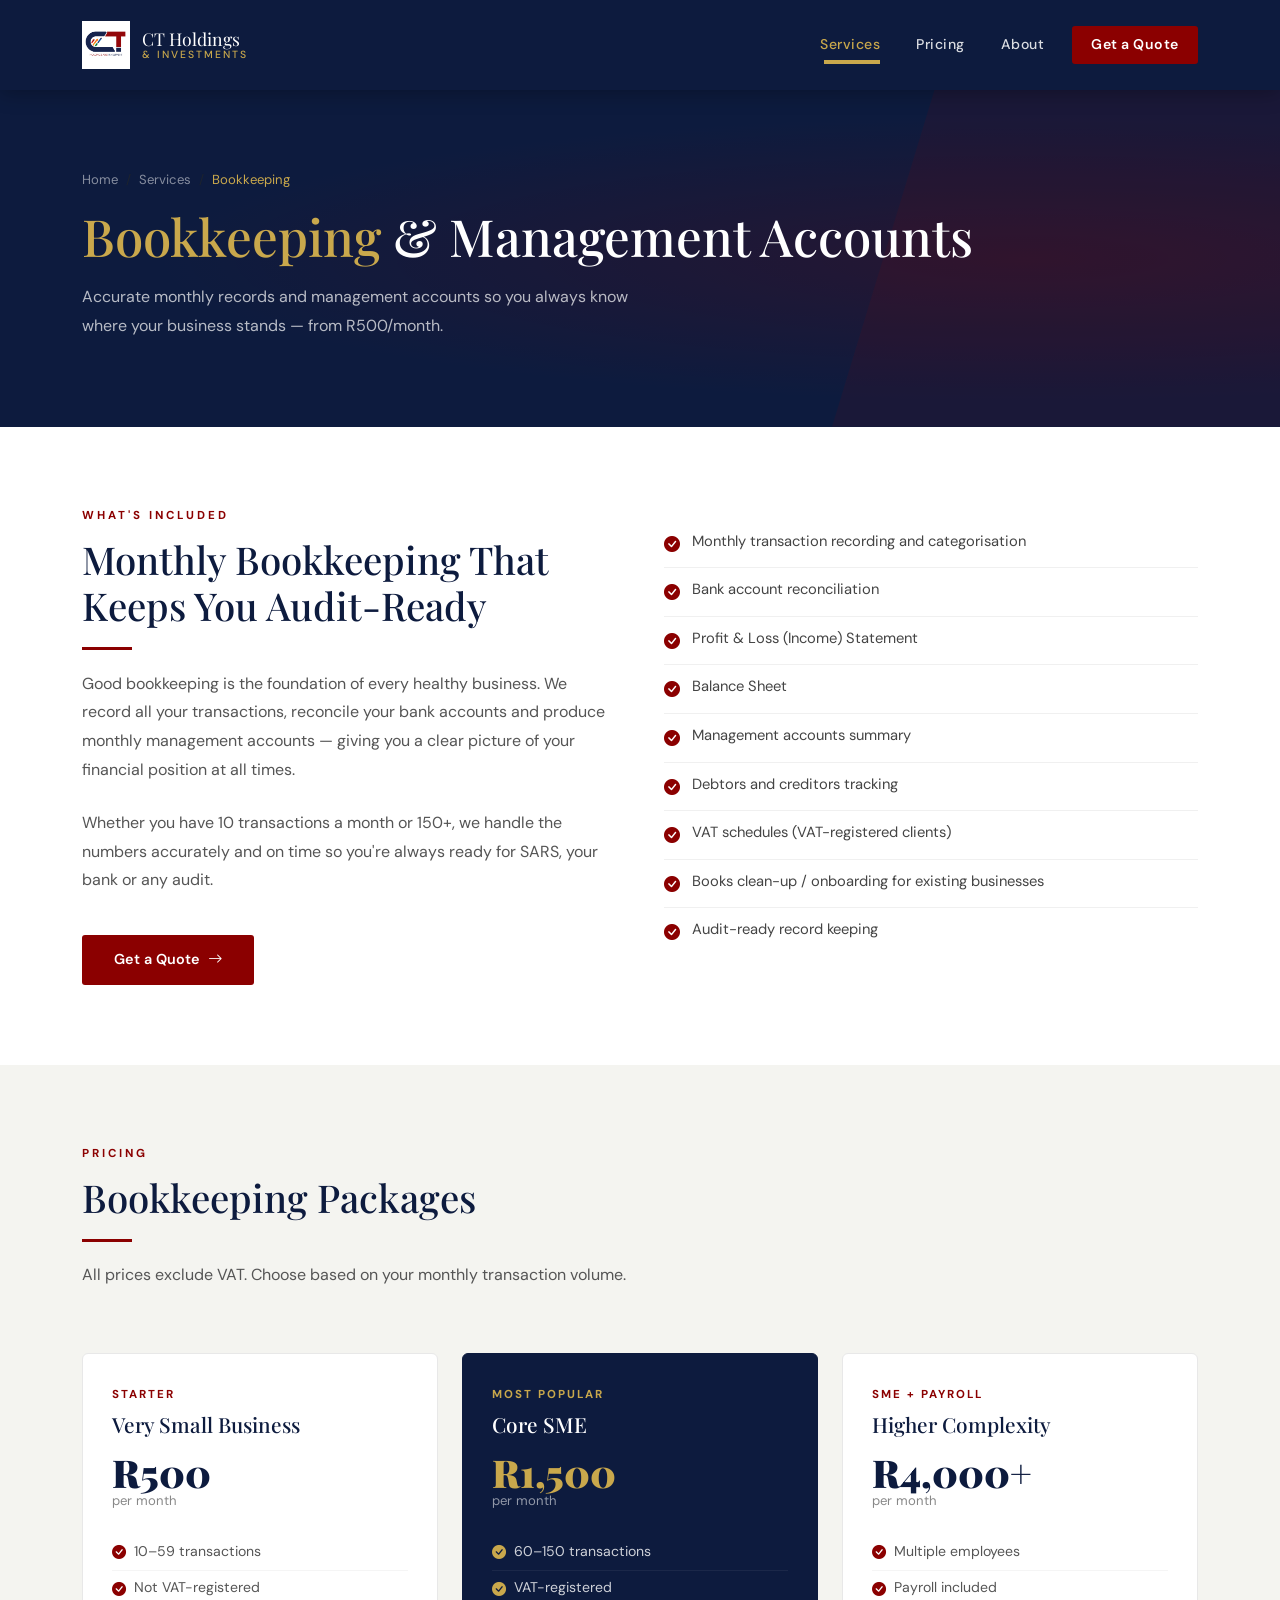
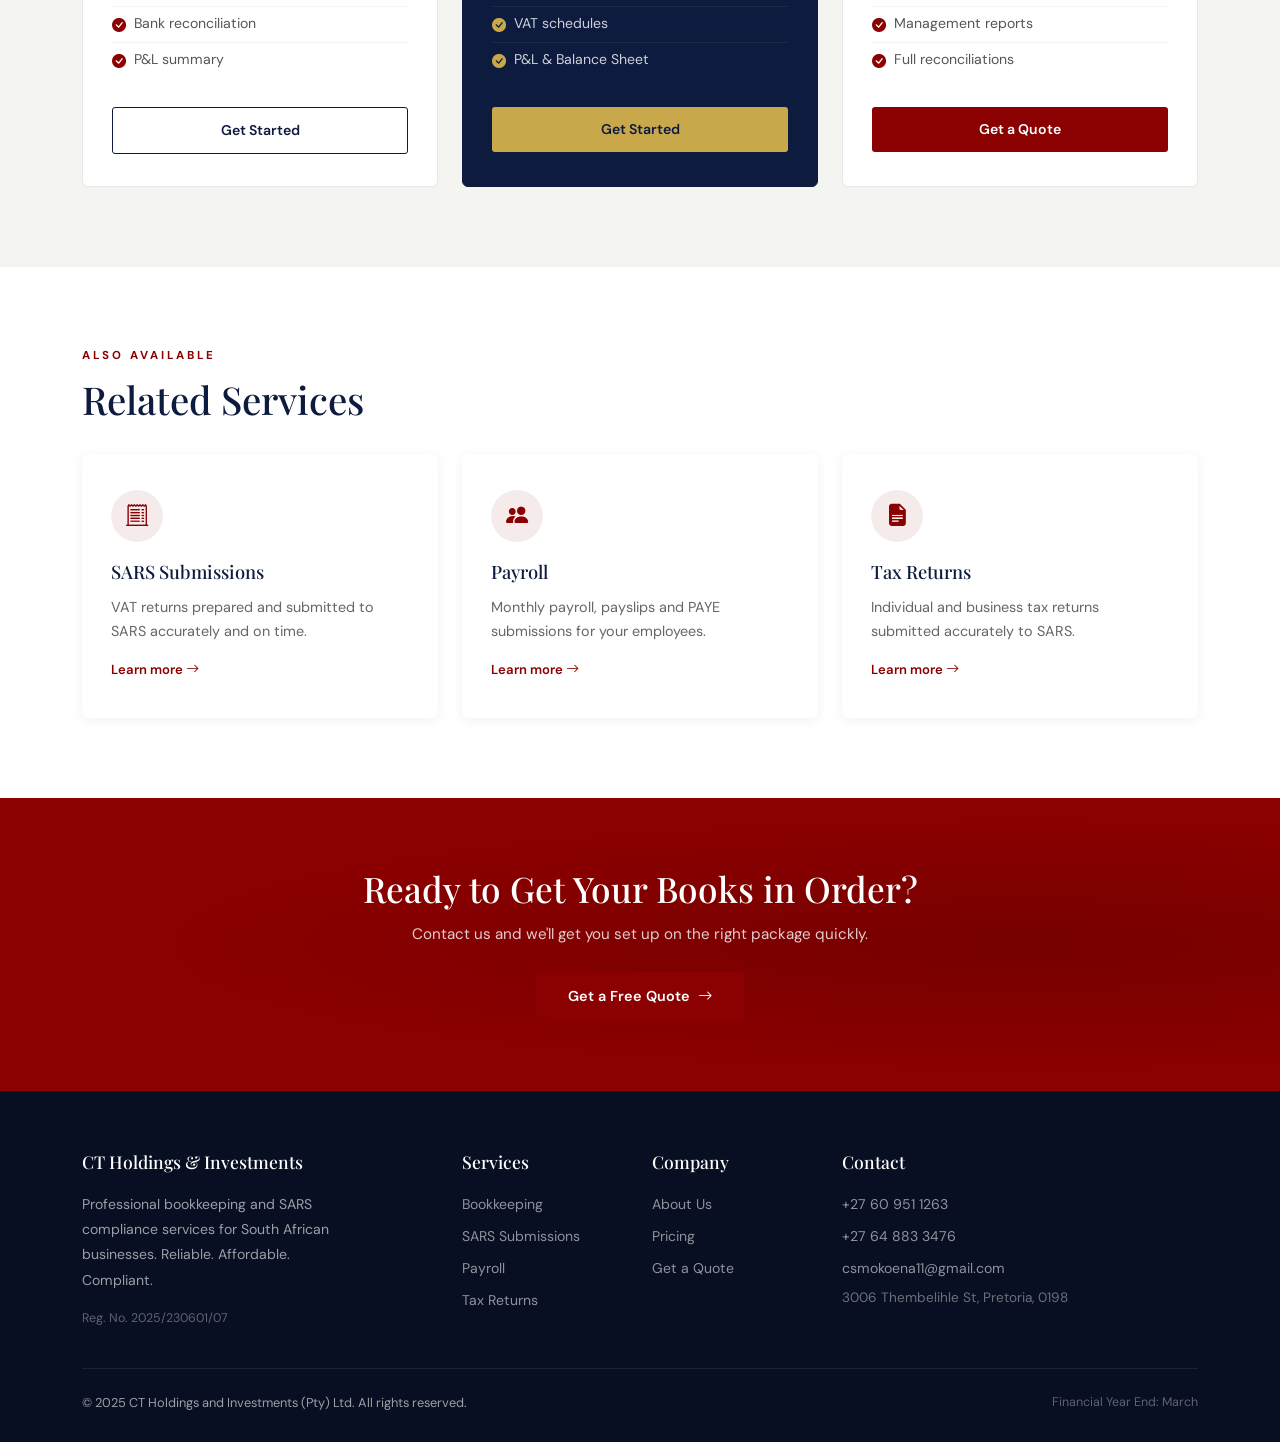
<file: services/bookkeeping.html>
<!DOCTYPE html>
<html lang="en-ZA">
<head>
  <meta charset="UTF-8"/>
  <meta name="viewport" content="width=device-width, initial-scale=1.0"/>
  <title>Bookkeeping Services | CT Holdings & Investments</title>
  <meta name="description" content="Professional monthly bookkeeping and management accounts for South African SMEs. Bank reconciliations, P&L, balance sheets. From R500/month."/>
  <meta name="robots" content="index, follow"/>
  <link rel="canonical" href="https://www.ctholdings.co.za/services/bookkeeping.html"/>
  <link href="https://cdn.jsdelivr.net/npm/bootstrap@5.3.3/dist/css/bootstrap.min.css" rel="stylesheet"/>
  <link href="https://cdn.jsdelivr.net/npm/bootstrap-icons@1.11.3/font/bootstrap-icons.css" rel="stylesheet"/>
  <link href="https://fonts.googleapis.com/css2?family=Playfair+Display:wght@700;900&family=DM+Sans:wght@300;400;500;600&display=swap" rel="stylesheet"/>
  <link rel="stylesheet" href="../style.css"/>
</head>
<body>

<nav class="navbar navbar-expand-lg">
  <div class="container">
    <a class="navbar-brand" href="../index.html"><img src="../CT_Logo_2.jpg" alt="CT Holdings Logo" onerror="this.style.display='none'"/><span>CT Holdings <small>& Investments</small></span></a>
    <button class="navbar-toggler" type="button" data-bs-toggle="collapse" data-bs-target="#navMenu"><span class="navbar-toggler-icon"></span></button>
    <div class="collapse navbar-collapse" id="navMenu">
      <ul class="navbar-nav ms-auto align-items-lg-center gap-1">
        <li class="nav-item dropdown">
          <a class="nav-link active dropdown-toggle" href="../services.html" role="button" data-bs-toggle="dropdown">Services</a>
          <ul class="dropdown-menu">
            <li><a class="dropdown-item" href="bookkeeping.html">Bookkeeping</a></li>
            <li><a class="dropdown-item" href="sars-submissions.html">SARS Submissions</a></li>
            <li><a class="dropdown-item" href="payroll.html">Payroll</a></li>
            <li><a class="dropdown-item" href="tax-returns.html">Tax Returns</a></li>
          </ul>
        </li>
        <li class="nav-item"><a class="nav-link" href="../pricing.html">Pricing</a></li>
        <li class="nav-item"><a class="nav-link" href="../about.html">About</a></li>
        <li class="nav-item"><a class="nav-link btn-nav-cta ms-2" href="../quote.html">Get a Quote</a></li>
      </ul>
    </div>
  </div>
</nav>

<div class="page-hero">
  <div class="page-hero-diagonal"></div>
  <div class="container page-hero-content">
    <nav aria-label="breadcrumb"><ol class="breadcrumb mb-0"><li class="breadcrumb-item"><a href="../index.html">Home</a></li><li class="breadcrumb-item"><a href="../services.html">Services</a></li><li class="breadcrumb-item active">Bookkeeping</li></ol></nav>
    <h1><em>Bookkeeping</em> & Management Accounts</h1>
    <p>Accurate monthly records and management accounts so you always know where your business stands — from R500/month.</p>
  </div>
</div>

<section>
  <div class="container">
    <div class="row align-items-center g-5">
      <div class="col-lg-6">
        <div class="section-label">What's Included</div>
        <h2 class="section-title">Monthly Bookkeeping That Keeps You Audit-Ready</h2>
        <div class="divider-ct"></div>
        <p style="color:#555; line-height:1.8; margin-bottom:1.5rem;">Good bookkeeping is the foundation of every healthy business. We record all your transactions, reconcile your bank accounts and produce monthly management accounts — giving you a clear picture of your financial position at all times.</p>
        <p style="color:#555; line-height:1.8;">Whether you have 10 transactions a month or 150+, we handle the numbers accurately and on time so you're always ready for SARS, your bank or any audit.</p>
        <a href="../quote.html" class="btn-primary-ct mt-4">Get a Quote <i class="bi bi-arrow-right"></i></a>
      </div>
      <div class="col-lg-6">
        <ul class="feature-list">
          <li><i class="bi bi-check-circle-fill"></i> Monthly transaction recording and categorisation</li>
          <li><i class="bi bi-check-circle-fill"></i> Bank account reconciliation</li>
          <li><i class="bi bi-check-circle-fill"></i> Profit & Loss (Income) Statement</li>
          <li><i class="bi bi-check-circle-fill"></i> Balance Sheet</li>
          <li><i class="bi bi-check-circle-fill"></i> Management accounts summary</li>
          <li><i class="bi bi-check-circle-fill"></i> Debtors and creditors tracking</li>
          <li><i class="bi bi-check-circle-fill"></i> VAT schedules (VAT-registered clients)</li>
          <li><i class="bi bi-check-circle-fill"></i> Books clean-up / onboarding for existing businesses</li>
          <li><i class="bi bi-check-circle-fill"></i> Audit-ready record keeping</li>
        </ul>
      </div>
    </div>
  </div>
</section>

<section class="bg-light-ct">
  <div class="container">
    <div class="row mb-5">
      <div class="col-lg-6">
        <div class="section-label">Pricing</div>
        <h2 class="section-title">Bookkeeping Packages</h2>
        <div class="divider-ct"></div>
        <p class="section-sub">All prices exclude VAT. Choose based on your monthly transaction volume.</p>
      </div>
    </div>
    <div class="row g-4">
      <div class="col-md-4">
        <div class="price-card">
          <div class="price-label">Starter</div>
          <h4>Very Small Business</h4>
          <div class="price-amount">R500</div>
          <div class="price-period">per month</div>
          <ul class="price-features">
            <li><i class="bi bi-check-circle-fill"></i> 10–59 transactions</li>
            <li><i class="bi bi-check-circle-fill"></i> Not VAT-registered</li>
            <li><i class="bi bi-check-circle-fill"></i> Bank reconciliation</li>
            <li><i class="bi bi-check-circle-fill"></i> P&L summary</li>
          </ul>
          <a href="../quote.html" class="btn-price btn-price-outline">Get Started</a>
        </div>
      </div>
      <div class="col-md-4">
        <div class="price-card featured">
          <div class="price-label">Most Popular</div>
          <h4>Core SME</h4>
          <div class="price-amount">R1,500</div>
          <div class="price-period">per month</div>
          <ul class="price-features">
            <li><i class="bi bi-check-circle-fill"></i> 60–150 transactions</li>
            <li><i class="bi bi-check-circle-fill"></i> VAT-registered</li>
            <li><i class="bi bi-check-circle-fill"></i> VAT schedules</li>
            <li><i class="bi bi-check-circle-fill"></i> P&L & Balance Sheet</li>
          </ul>
          <a href="../quote.html" class="btn-price btn-price-gold">Get Started</a>
        </div>
      </div>
      <div class="col-md-4">
        <div class="price-card">
          <div class="price-label">SME + Payroll</div>
          <h4>Higher Complexity</h4>
          <div class="price-amount">R4,000+</div>
          <div class="price-period">per month</div>
          <ul class="price-features">
            <li><i class="bi bi-check-circle-fill"></i> Multiple employees</li>
            <li><i class="bi bi-check-circle-fill"></i> Payroll included</li>
            <li><i class="bi bi-check-circle-fill"></i> Management reports</li>
            <li><i class="bi bi-check-circle-fill"></i> Full reconciliations</li>
          </ul>
          <a href="../quote.html" class="btn-price btn-price-red">Get a Quote</a>
        </div>
      </div>
    </div>
  </div>
</section>

<section>
  <div class="container">
    <div class="section-label">Also Available</div>
    <h2 class="section-title" style="margin-bottom:2rem;">Related Services</h2>
    <div class="row g-4">
      <div class="col-md-4"><a href="sars-submissions.html" class="service-card"><div class="service-icon"><i class="bi bi-receipt-cutoff"></i></div><h5>SARS Submissions</h5><p>VAT returns prepared and submitted to SARS accurately and on time.</p><div class="mt-3" style="font-size:0.82rem; color:var(--red); font-weight:600;">Learn more <i class="bi bi-arrow-right"></i></div></a></div>
      <div class="col-md-4"><a href="payroll.html" class="service-card"><div class="service-icon"><i class="bi bi-people-fill"></i></div><h5>Payroll</h5><p>Monthly payroll, payslips and PAYE submissions for your employees.</p><div class="mt-3" style="font-size:0.82rem; color:var(--red); font-weight:600;">Learn more <i class="bi bi-arrow-right"></i></div></a></div>
      <div class="col-md-4"><a href="tax-returns.html" class="service-card"><div class="service-icon"><i class="bi bi-file-earmark-text-fill"></i></div><h5>Tax Returns</h5><p>Individual and business tax returns submitted accurately to SARS.</p><div class="mt-3" style="font-size:0.82rem; color:var(--red); font-weight:600;">Learn more <i class="bi bi-arrow-right"></i></div></a></div>
    </div>
  </div>
</section>

<div class="cta-banner">
  <div class="container text-center">
    <h2>Ready to Get Your Books in Order?</h2>
    <p class="mt-2 mb-4" style="max-width:480px; margin-inline:auto;">Contact us and we'll get you set up on the right package quickly.</p>
    <a href="../quote.html" class="btn-primary-ct">Get a Free Quote <i class="bi bi-arrow-right"></i></a>
  </div>
</div>

<footer>
  <div class="container">
    <div class="row g-4">
      <div class="col-lg-4"><h5>CT Holdings & Investments</h5><p style="font-size:0.88rem; line-height:1.8; max-width:280px;">Professional bookkeeping and SARS compliance services for South African businesses. Reliable. Affordable. Compliant.</p><div class="footer-reg mt-3">Reg. No. 2025/230601/07</div></div>
      <div class="col-lg-2 col-6"><h5>Services</h5><ul><li><a href="bookkeeping.html">Bookkeeping</a></li><li><a href="sars-submissions.html">SARS Submissions</a></li><li><a href="payroll.html">Payroll</a></li><li><a href="tax-returns.html">Tax Returns</a></li></ul></div>
      <div class="col-lg-2 col-6"><h5>Company</h5><ul><li><a href="../about.html">About Us</a></li><li><a href="../pricing.html">Pricing</a></li><li><a href="../quote.html">Get a Quote</a></li></ul></div>
      <div class="col-lg-4"><h5>Contact</h5><ul><li><a href="tel:+27609511263">+27 60 951 1263</a></li><li><a href="tel:+27648833476">+27 64 883 3476</a></li><li><a href="mailto:csmokoena11@gmail.com">csmokoena11@gmail.com</a></li><li style="color:rgba(255,255,255,0.4); font-size:0.85rem; margin-top:8px;">3006 Thembelihle St, Pretoria, 0198</li></ul></div>
    </div>
    <div class="footer-bottom d-flex flex-wrap justify-content-between align-items-center gap-2">
      <span>&copy; 2025 CT Holdings and Investments (Pty) Ltd. All rights reserved.</span>
      <span class="footer-reg">Financial Year End: March</span>
    </div>
  </div>
</footer>
<script src="https://cdn.jsdelivr.net/npm/bootstrap@5.3.3/dist/js/bootstrap.bundle.min.js"></script>
</body>
</html>
</file>
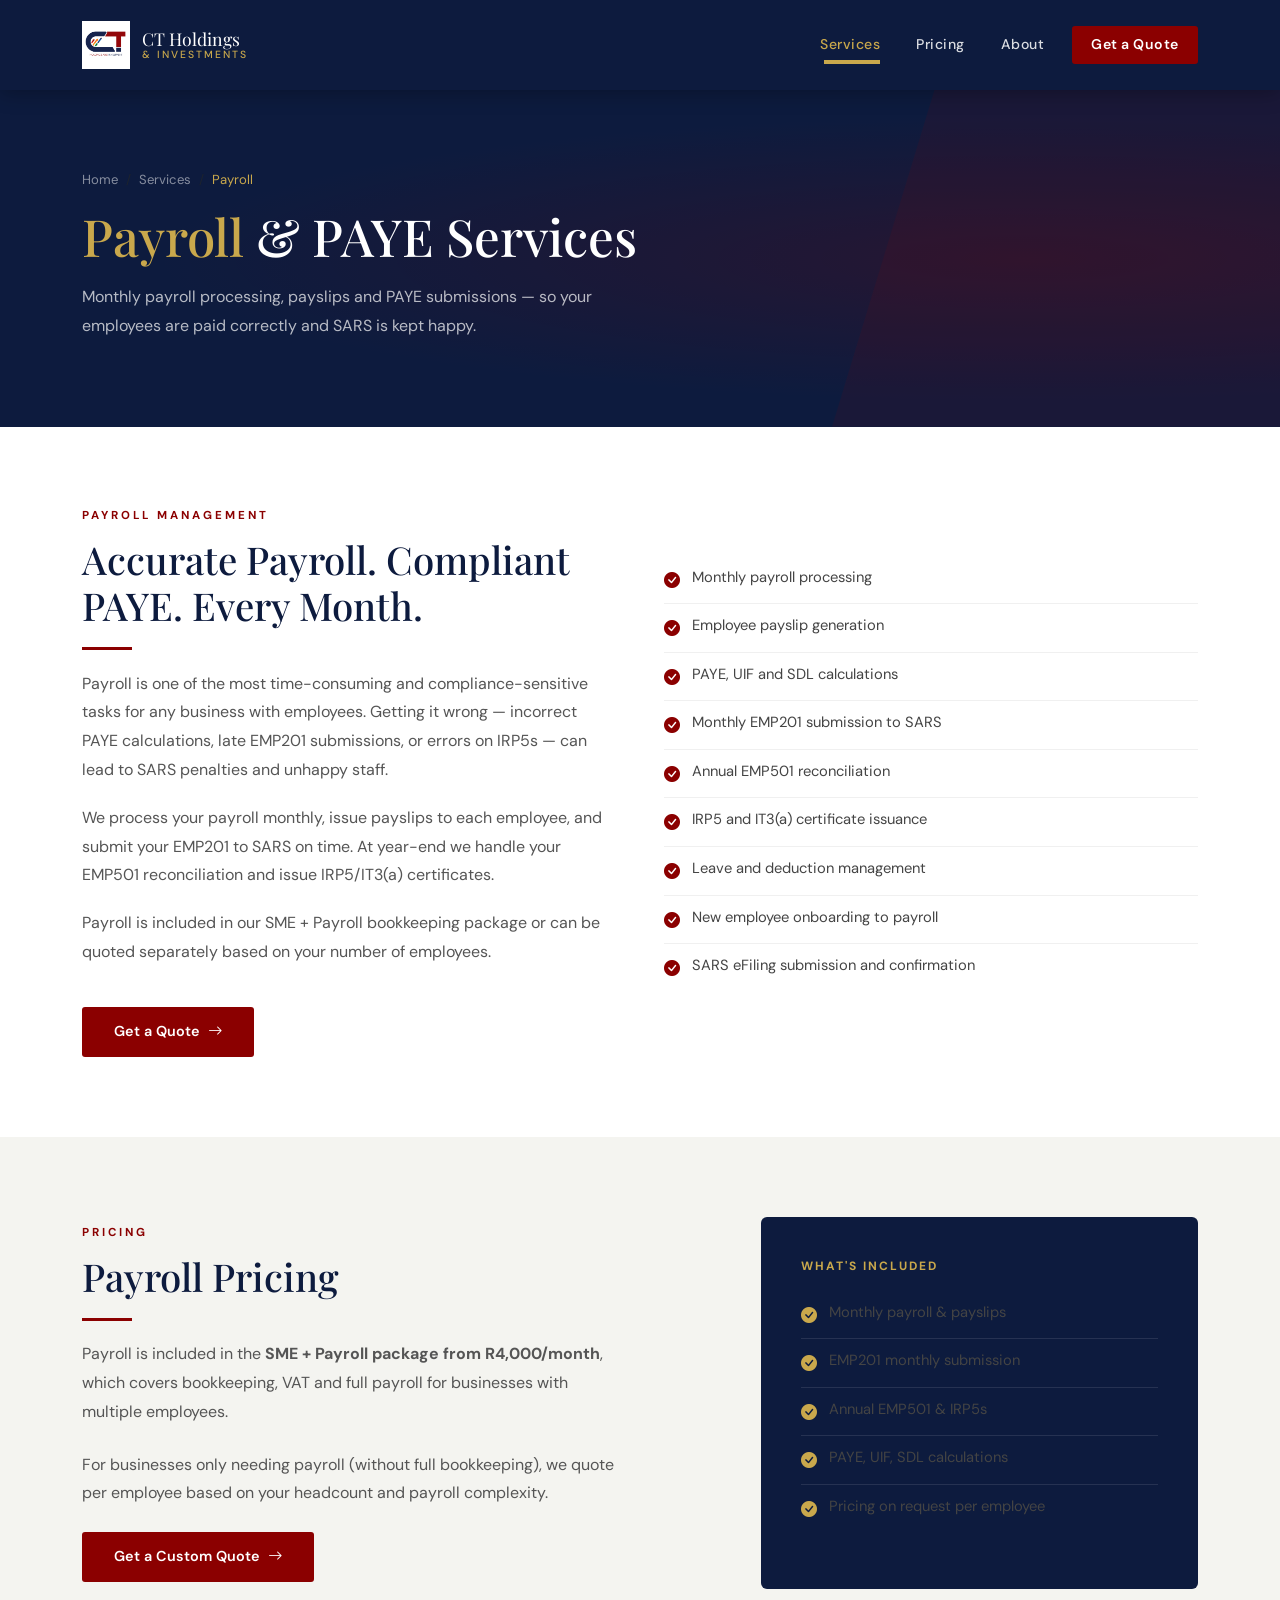
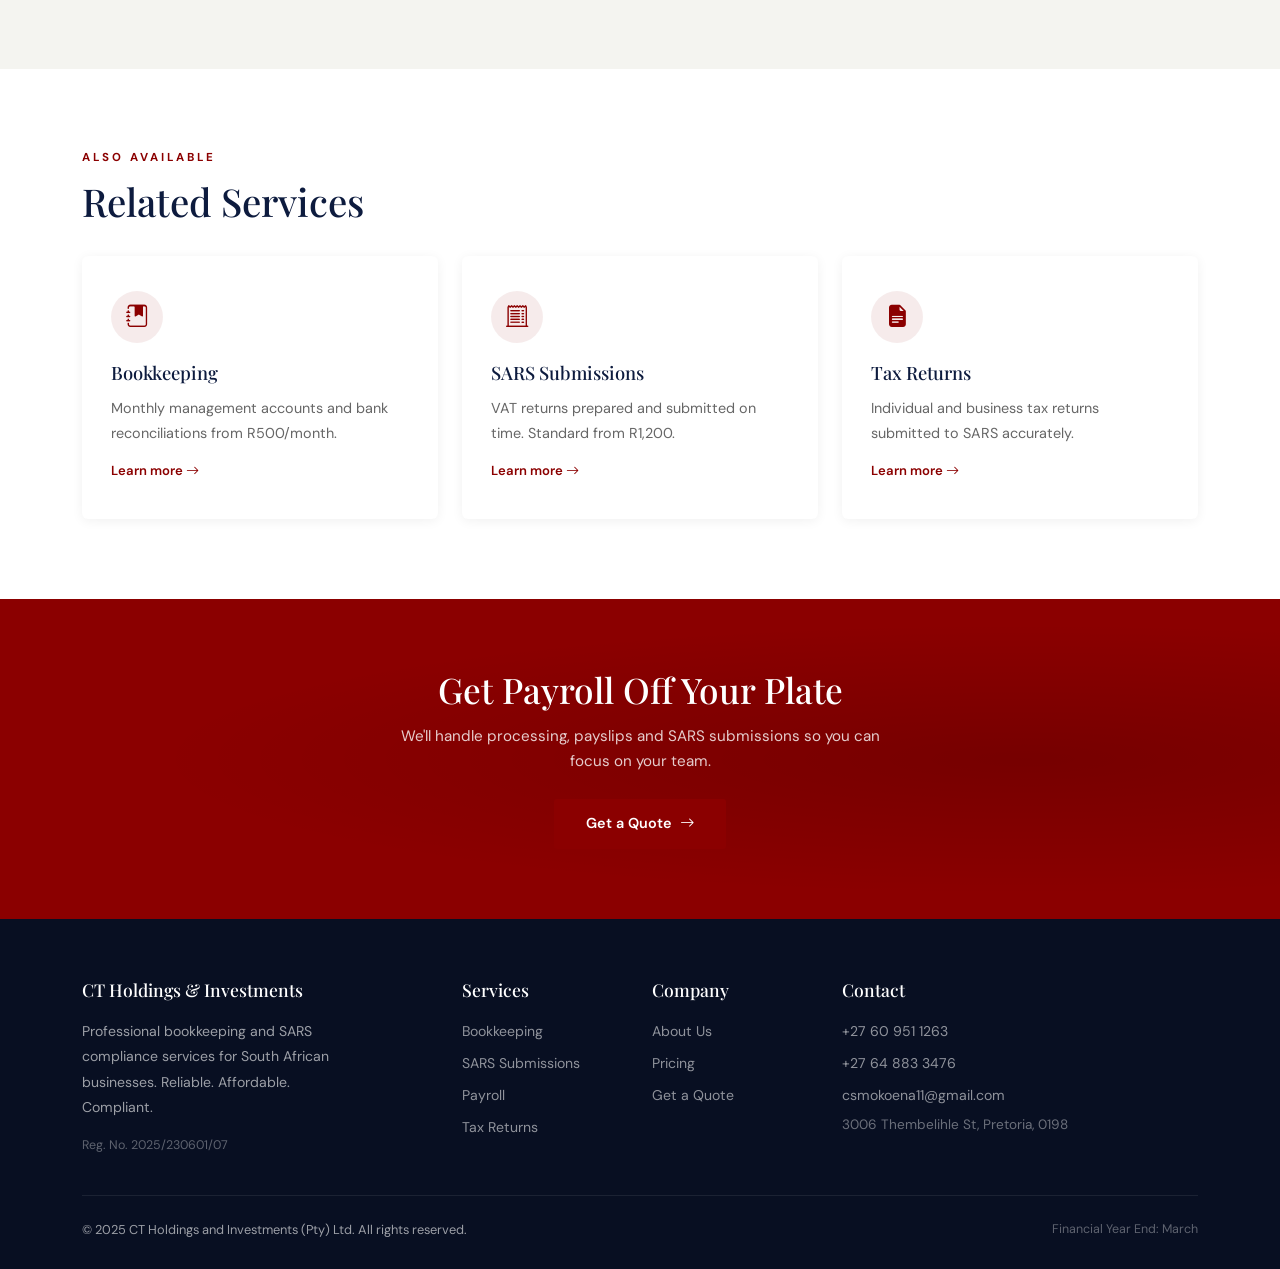
<file: services/payroll.html>
<!DOCTYPE html>
<html lang="en-ZA">
<head>
  <meta charset="UTF-8"/>
  <meta name="viewport" content="width=device-width, initial-scale=1.0"/>
  <title>Payroll Services – PAYE &amp; EMP201 | CT Holdings &amp; Investments</title>
  <meta name="description" content="Monthly payroll processing, payslips, EMP201 PAYE submissions and annual IRP5/IT3(a) reconciliation for South African businesses."/>
  <meta name="robots" content="index, follow"/>
  <link rel="canonical" href="https://www.ctholdings.co.za/services/payroll.html"/>
  <link href="https://cdn.jsdelivr.net/npm/bootstrap@5.3.3/dist/css/bootstrap.min.css" rel="stylesheet"/>
  <link href="https://cdn.jsdelivr.net/npm/bootstrap-icons@1.11.3/font/bootstrap-icons.css" rel="stylesheet"/>
  <link href="https://fonts.googleapis.com/css2?family=Playfair+Display:wght@700;900&family=DM+Sans:wght@300;400;500;600&display=swap" rel="stylesheet"/>
  <link rel="stylesheet" href="../style.css"/>
</head>
<body>
<nav class="navbar navbar-expand-lg">
  <div class="container">
    <a class="navbar-brand" href="../index.html"><img src="../CT_Logo_2.jpg" alt="CT Holdings Logo" onerror="this.style.display='none'"/><span>CT Holdings <small>&amp; Investments</small></span></a>
    <button class="navbar-toggler" type="button" data-bs-toggle="collapse" data-bs-target="#navMenu"><span class="navbar-toggler-icon"></span></button>
    <div class="collapse navbar-collapse" id="navMenu">
      <ul class="navbar-nav ms-auto align-items-lg-center gap-1">
        <li class="nav-item dropdown">
          <a class="nav-link active dropdown-toggle" href="../services.html" role="button" data-bs-toggle="dropdown">Services</a>
          <ul class="dropdown-menu">
            <li><a class="dropdown-item" href="bookkeeping.html">Bookkeeping</a></li>
            <li><a class="dropdown-item" href="sars-submissions.html">SARS Submissions</a></li>
            <li><a class="dropdown-item" href="payroll.html">Payroll</a></li>
            <li><a class="dropdown-item" href="tax-returns.html">Tax Returns</a></li>
          </ul>
        </li>
        <li class="nav-item"><a class="nav-link" href="../pricing.html">Pricing</a></li>
        <li class="nav-item"><a class="nav-link" href="../about.html">About</a></li>
        <li class="nav-item"><a class="nav-link btn-nav-cta ms-2" href="../quote.html">Get a Quote</a></li>
      </ul>
    </div>
  </div>
</nav>

<div class="page-hero">
  <div class="page-hero-diagonal"></div>
  <div class="container page-hero-content">
    <nav aria-label="breadcrumb"><ol class="breadcrumb mb-0"><li class="breadcrumb-item"><a href="../index.html">Home</a></li><li class="breadcrumb-item"><a href="../services.html">Services</a></li><li class="breadcrumb-item active">Payroll</li></ol></nav>
    <h1><em>Payroll</em> &amp; PAYE Services</h1>
    <p>Monthly payroll processing, payslips and PAYE submissions — so your employees are paid correctly and SARS is kept happy.</p>
  </div>
</div>

<section>
  <div class="container">
    <div class="row align-items-center g-5">
      <div class="col-lg-6">
        <div class="section-label">Payroll Management</div>
        <h2 class="section-title">Accurate Payroll. Compliant PAYE. Every Month.</h2>
        <div class="divider-ct"></div>
        <p style="color:#555; line-height:1.8; margin-bottom:1.2rem;">Payroll is one of the most time-consuming and compliance-sensitive tasks for any business with employees. Getting it wrong — incorrect PAYE calculations, late EMP201 submissions, or errors on IRP5s — can lead to SARS penalties and unhappy staff.</p>
        <p style="color:#555; line-height:1.8; margin-bottom:1.2rem;">We process your payroll monthly, issue payslips to each employee, and submit your EMP201 to SARS on time. At year-end we handle your EMP501 reconciliation and issue IRP5/IT3(a) certificates.</p>
        <p style="color:#555; line-height:1.8;">Payroll is included in our SME + Payroll bookkeeping package or can be quoted separately based on your number of employees.</p>
        <a href="../quote.html" class="btn-primary-ct mt-4">Get a Quote <i class="bi bi-arrow-right"></i></a>
      </div>
      <div class="col-lg-6">
        <ul class="feature-list">
          <li><i class="bi bi-check-circle-fill"></i> Monthly payroll processing</li>
          <li><i class="bi bi-check-circle-fill"></i> Employee payslip generation</li>
          <li><i class="bi bi-check-circle-fill"></i> PAYE, UIF and SDL calculations</li>
          <li><i class="bi bi-check-circle-fill"></i> Monthly EMP201 submission to SARS</li>
          <li><i class="bi bi-check-circle-fill"></i> Annual EMP501 reconciliation</li>
          <li><i class="bi bi-check-circle-fill"></i> IRP5 and IT3(a) certificate issuance</li>
          <li><i class="bi bi-check-circle-fill"></i> Leave and deduction management</li>
          <li><i class="bi bi-check-circle-fill"></i> New employee onboarding to payroll</li>
          <li><i class="bi bi-check-circle-fill"></i> SARS eFiling submission and confirmation</li>
        </ul>
      </div>
    </div>
  </div>
</section>

<section class="bg-light-ct">
  <div class="container">
    <div class="row align-items-center g-5">
      <div class="col-lg-6">
        <div class="section-label">Pricing</div>
        <h2 class="section-title">Payroll Pricing</h2>
        <div class="divider-ct"></div>
        <p style="color:#555; line-height:1.8; margin-bottom:1.5rem;">Payroll is included in the <strong>SME + Payroll package from R4,000/month</strong>, which covers bookkeeping, VAT and full payroll for businesses with multiple employees.</p>
        <p style="color:#555; line-height:1.8; margin-bottom:1.5rem;">For businesses only needing payroll (without full bookkeeping), we quote per employee based on your headcount and payroll complexity.</p>
        <a href="../quote.html" class="btn-primary-ct">Get a Custom Quote <i class="bi bi-arrow-right"></i></a>
      </div>
      <div class="col-lg-5 offset-lg-1">
        <div style="background:var(--navy); border-radius:6px; padding:2.5rem; color:var(--white);">
          <div style="font-size:0.75rem; font-weight:700; letter-spacing:2px; text-transform:uppercase; color:var(--gold); margin-bottom:1rem;">What's Included</div>
          <ul class="feature-list" style="color:rgba(255,255,255,0.8);">
            <li style="border-color:rgba(255,255,255,0.1);"><i class="bi bi-check-circle-fill" style="color:var(--gold);"></i> Monthly payroll &amp; payslips</li>
            <li style="border-color:rgba(255,255,255,0.1);"><i class="bi bi-check-circle-fill" style="color:var(--gold);"></i> EMP201 monthly submission</li>
            <li style="border-color:rgba(255,255,255,0.1);"><i class="bi bi-check-circle-fill" style="color:var(--gold);"></i> Annual EMP501 &amp; IRP5s</li>
            <li style="border-color:rgba(255,255,255,0.1);"><i class="bi bi-check-circle-fill" style="color:var(--gold);"></i> PAYE, UIF, SDL calculations</li>
            <li style="border-color:rgba(255,255,255,0.1); border-bottom:none;"><i class="bi bi-check-circle-fill" style="color:var(--gold);"></i> Pricing on request per employee</li>
          </ul>
        </div>
      </div>
    </div>
  </div>
</section>

<section>
  <div class="container">
    <div class="section-label">Also Available</div>
    <h2 class="section-title" style="margin-bottom:2rem;">Related Services</h2>
    <div class="row g-4">
      <div class="col-md-4"><a href="bookkeeping.html" class="service-card"><div class="service-icon"><i class="bi bi-journal-bookmark-fill"></i></div><h5>Bookkeeping</h5><p>Monthly management accounts and bank reconciliations from R500/month.</p><div class="mt-3" style="font-size:0.82rem; color:var(--red); font-weight:600;">Learn more <i class="bi bi-arrow-right"></i></div></a></div>
      <div class="col-md-4"><a href="sars-submissions.html" class="service-card"><div class="service-icon"><i class="bi bi-receipt-cutoff"></i></div><h5>SARS Submissions</h5><p>VAT returns prepared and submitted on time. Standard from R1,200.</p><div class="mt-3" style="font-size:0.82rem; color:var(--red); font-weight:600;">Learn more <i class="bi bi-arrow-right"></i></div></a></div>
      <div class="col-md-4"><a href="tax-returns.html" class="service-card"><div class="service-icon"><i class="bi bi-file-earmark-text-fill"></i></div><h5>Tax Returns</h5><p>Individual and business tax returns submitted to SARS accurately.</p><div class="mt-3" style="font-size:0.82rem; color:var(--red); font-weight:600;">Learn more <i class="bi bi-arrow-right"></i></div></a></div>
    </div>
  </div>
</section>

<div class="cta-banner">
  <div class="container text-center">
    <h2>Get Payroll Off Your Plate</h2>
    <p class="mt-2 mb-4" style="max-width:480px; margin-inline:auto;">We'll handle processing, payslips and SARS submissions so you can focus on your team.</p>
    <a href="../quote.html" class="btn-primary-ct">Get a Quote <i class="bi bi-arrow-right"></i></a>
  </div>
</div>

<footer>
  <div class="container">
    <div class="row g-4">
      <div class="col-lg-4"><h5>CT Holdings &amp; Investments</h5><p style="font-size:0.88rem; line-height:1.8; max-width:280px;">Professional bookkeeping and SARS compliance services for South African businesses. Reliable. Affordable. Compliant.</p><div class="footer-reg mt-3">Reg. No. 2025/230601/07</div></div>
      <div class="col-lg-2 col-6"><h5>Services</h5><ul><li><a href="bookkeeping.html">Bookkeeping</a></li><li><a href="sars-submissions.html">SARS Submissions</a></li><li><a href="payroll.html">Payroll</a></li><li><a href="tax-returns.html">Tax Returns</a></li></ul></div>
      <div class="col-lg-2 col-6"><h5>Company</h5><ul><li><a href="../about.html">About Us</a></li><li><a href="../pricing.html">Pricing</a></li><li><a href="../quote.html">Get a Quote</a></li></ul></div>
      <div class="col-lg-4"><h5>Contact</h5><ul><li><a href="tel:+27609511263">+27 60 951 1263</a></li><li><a href="tel:+27648833476">+27 64 883 3476</a></li><li><a href="mailto:csmokoena11@gmail.com">csmokoena11@gmail.com</a></li><li style="color:rgba(255,255,255,0.4); font-size:0.85rem; margin-top:8px;">3006 Thembelihle St, Pretoria, 0198</li></ul></div>
    </div>
    <div class="footer-bottom d-flex flex-wrap justify-content-between align-items-center gap-2">
      <span>&copy; 2025 CT Holdings and Investments (Pty) Ltd. All rights reserved.</span>
      <span class="footer-reg">Financial Year End: March</span>
    </div>
  </div>
</footer>
<script src="https://cdn.jsdelivr.net/npm/bootstrap@5.3.3/dist/js/bootstrap.bundle.min.js"></script>
</body>
</html>
</file>
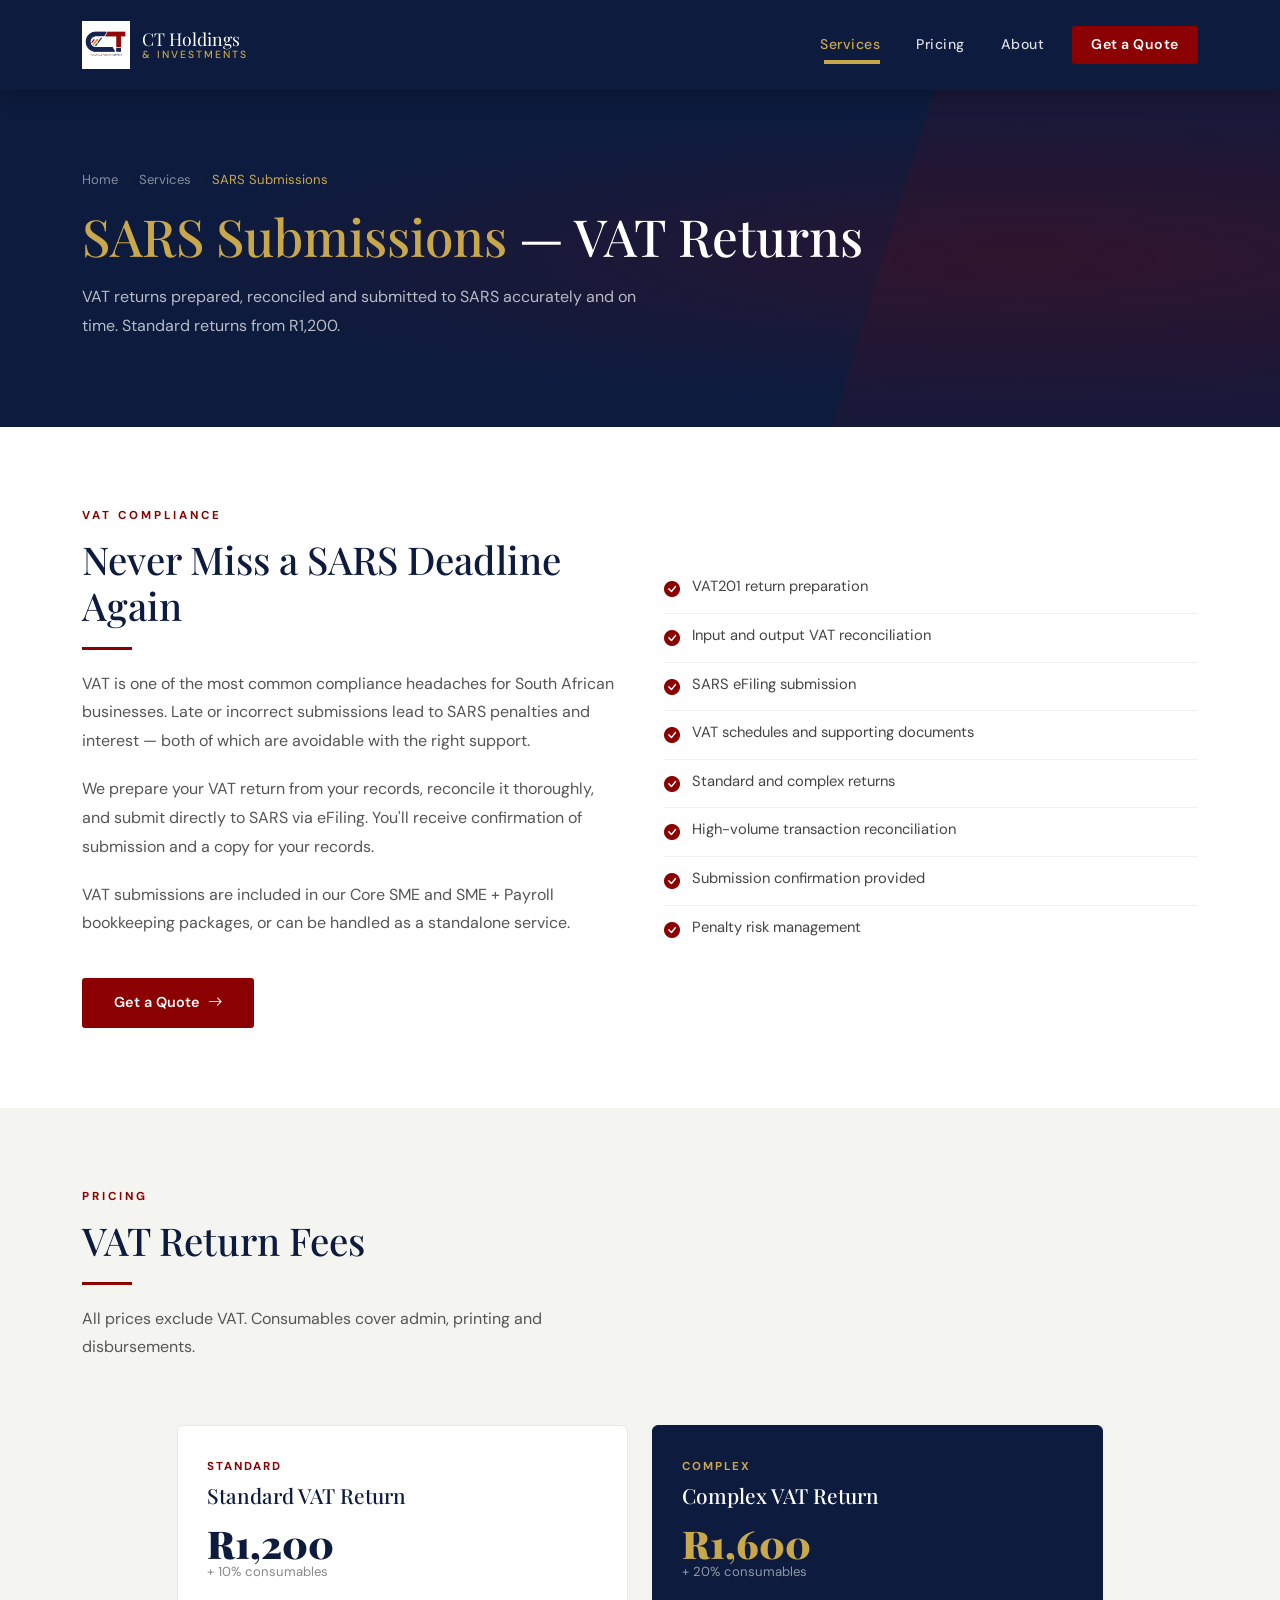
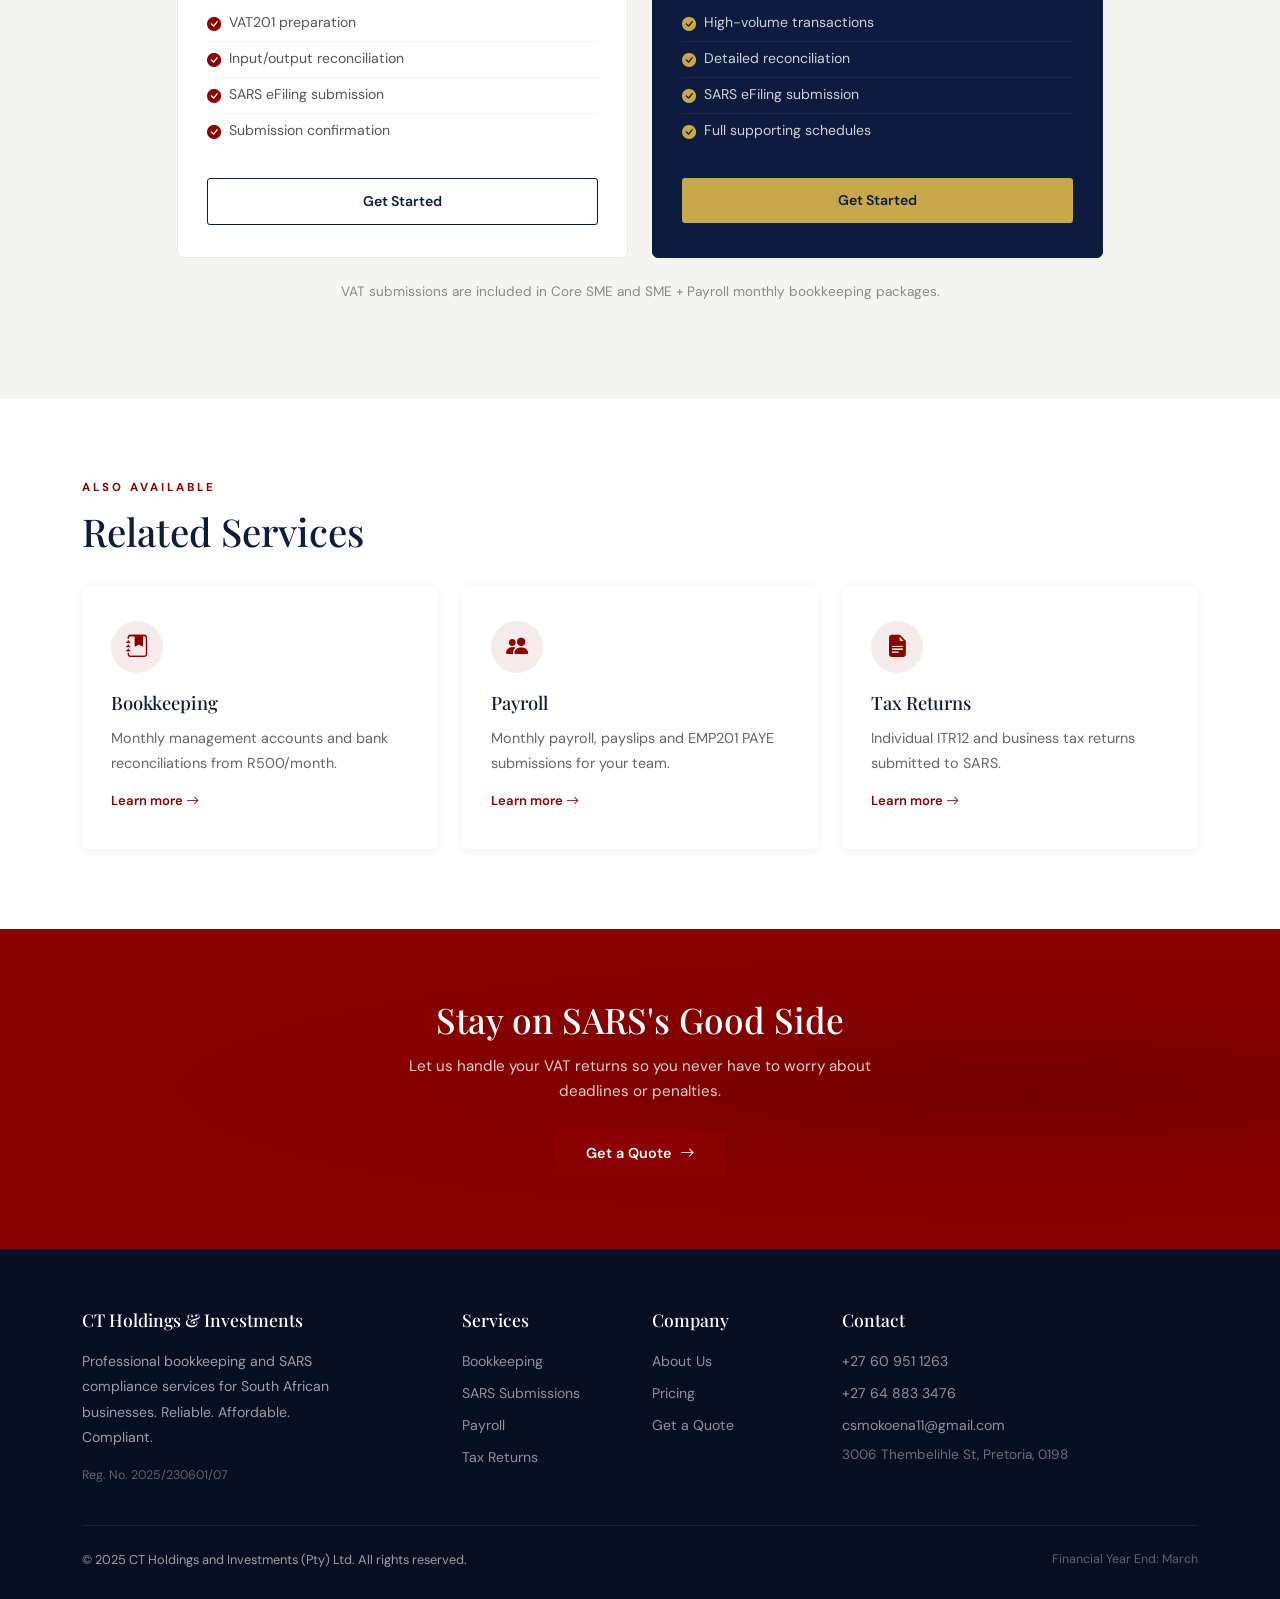
<file: services/sars-submissions.html>
<!DOCTYPE html>
<html lang="en-ZA">
<head>
  <meta charset="UTF-8"/>
  <meta name="viewport" content="width=device-width, initial-scale=1.0"/>
  <title>SARS Submissions – VAT Returns | CT Holdings &amp; Investments</title>
  <meta name="description" content="Professional VAT return preparation and SARS submission for South African businesses. Standard VAT from R1,200. Complex returns from R1,600."/>
  <meta name="robots" content="index, follow"/>
  <link rel="canonical" href="https://www.ctholdings.co.za/services/sars-submissions.html"/>
  <link href="https://cdn.jsdelivr.net/npm/bootstrap@5.3.3/dist/css/bootstrap.min.css" rel="stylesheet"/>
  <link href="https://cdn.jsdelivr.net/npm/bootstrap-icons@1.11.3/font/bootstrap-icons.css" rel="stylesheet"/>
  <link href="https://fonts.googleapis.com/css2?family=Playfair+Display:wght@700;900&family=DM+Sans:wght@300;400;500;600&display=swap" rel="stylesheet"/>
  <link rel="stylesheet" href="../style.css"/>
</head>
<body>
<nav class="navbar navbar-expand-lg">
  <div class="container">
    <a class="navbar-brand" href="../index.html"><img src="../CT_Logo_2.jpg" alt="CT Holdings Logo" onerror="this.style.display='none'"/><span>CT Holdings <small>&amp; Investments</small></span></a>
    <button class="navbar-toggler" type="button" data-bs-toggle="collapse" data-bs-target="#navMenu"><span class="navbar-toggler-icon"></span></button>
    <div class="collapse navbar-collapse" id="navMenu">
      <ul class="navbar-nav ms-auto align-items-lg-center gap-1">
        <li class="nav-item dropdown">
          <a class="nav-link active dropdown-toggle" href="../services.html" role="button" data-bs-toggle="dropdown">Services</a>
          <ul class="dropdown-menu">
            <li><a class="dropdown-item" href="bookkeeping.html">Bookkeeping</a></li>
            <li><a class="dropdown-item" href="sars-submissions.html">SARS Submissions</a></li>
            <li><a class="dropdown-item" href="payroll.html">Payroll</a></li>
            <li><a class="dropdown-item" href="tax-returns.html">Tax Returns</a></li>
          </ul>
        </li>
        <li class="nav-item"><a class="nav-link" href="../pricing.html">Pricing</a></li>
        <li class="nav-item"><a class="nav-link" href="../about.html">About</a></li>
        <li class="nav-item"><a class="nav-link btn-nav-cta ms-2" href="../quote.html">Get a Quote</a></li>
      </ul>
    </div>
  </div>
</nav>

<div class="page-hero">
  <div class="page-hero-diagonal"></div>
  <div class="container page-hero-content">
    <nav aria-label="breadcrumb"><ol class="breadcrumb mb-0"><li class="breadcrumb-item"><a href="../index.html">Home</a></li><li class="breadcrumb-item"><a href="../services.html">Services</a></li><li class="breadcrumb-item active">SARS Submissions</li></ol></nav>
    <h1><em>SARS Submissions</em> — VAT Returns</h1>
    <p>VAT returns prepared, reconciled and submitted to SARS accurately and on time. Standard returns from R1,200.</p>
  </div>
</div>

<section>
  <div class="container">
    <div class="row align-items-center g-5">
      <div class="col-lg-6">
        <div class="section-label">VAT Compliance</div>
        <h2 class="section-title">Never Miss a SARS Deadline Again</h2>
        <div class="divider-ct"></div>
        <p style="color:#555; line-height:1.8; margin-bottom:1.2rem;">VAT is one of the most common compliance headaches for South African businesses. Late or incorrect submissions lead to SARS penalties and interest — both of which are avoidable with the right support.</p>
        <p style="color:#555; line-height:1.8; margin-bottom:1.2rem;">We prepare your VAT return from your records, reconcile it thoroughly, and submit directly to SARS via eFiling. You'll receive confirmation of submission and a copy for your records.</p>
        <p style="color:#555; line-height:1.8;">VAT submissions are included in our Core SME and SME + Payroll bookkeeping packages, or can be handled as a standalone service.</p>
        <a href="../quote.html" class="btn-primary-ct mt-4">Get a Quote <i class="bi bi-arrow-right"></i></a>
      </div>
      <div class="col-lg-6">
        <ul class="feature-list">
          <li><i class="bi bi-check-circle-fill"></i> VAT201 return preparation</li>
          <li><i class="bi bi-check-circle-fill"></i> Input and output VAT reconciliation</li>
          <li><i class="bi bi-check-circle-fill"></i> SARS eFiling submission</li>
          <li><i class="bi bi-check-circle-fill"></i> VAT schedules and supporting documents</li>
          <li><i class="bi bi-check-circle-fill"></i> Standard and complex returns</li>
          <li><i class="bi bi-check-circle-fill"></i> High-volume transaction reconciliation</li>
          <li><i class="bi bi-check-circle-fill"></i> Submission confirmation provided</li>
          <li><i class="bi bi-check-circle-fill"></i> Penalty risk management</li>
        </ul>
      </div>
    </div>
  </div>
</section>

<section class="bg-light-ct">
  <div class="container">
    <div class="row mb-5">
      <div class="col-lg-6">
        <div class="section-label">Pricing</div>
        <h2 class="section-title">VAT Return Fees</h2>
        <div class="divider-ct"></div>
        <p class="section-sub">All prices exclude VAT. Consumables cover admin, printing and disbursements.</p>
      </div>
    </div>
    <div class="row g-4 justify-content-center">
      <div class="col-md-5">
        <div class="price-card">
          <div class="price-label">Standard</div>
          <h4>Standard VAT Return</h4>
          <div class="price-amount">R1,200</div>
          <div class="price-period">+ 10% consumables</div>
          <ul class="price-features">
            <li><i class="bi bi-check-circle-fill"></i> VAT201 preparation</li>
            <li><i class="bi bi-check-circle-fill"></i> Input/output reconciliation</li>
            <li><i class="bi bi-check-circle-fill"></i> SARS eFiling submission</li>
            <li><i class="bi bi-check-circle-fill"></i> Submission confirmation</li>
          </ul>
          <a href="../quote.html" class="btn-price btn-price-outline">Get Started</a>
        </div>
      </div>
      <div class="col-md-5">
        <div class="price-card featured">
          <div class="price-label">Complex</div>
          <h4>Complex VAT Return</h4>
          <div class="price-amount">R1,600</div>
          <div class="price-period">+ 20% consumables</div>
          <ul class="price-features">
            <li><i class="bi bi-check-circle-fill"></i> High-volume transactions</li>
            <li><i class="bi bi-check-circle-fill"></i> Detailed reconciliation</li>
            <li><i class="bi bi-check-circle-fill"></i> SARS eFiling submission</li>
            <li><i class="bi bi-check-circle-fill"></i> Full supporting schedules</li>
          </ul>
          <a href="../quote.html" class="btn-price btn-price-gold">Get Started</a>
        </div>
      </div>
    </div>
    <p style="font-size:0.85rem; color:#888; margin-top:1.5rem; text-align:center;">VAT submissions are included in Core SME and SME + Payroll monthly bookkeeping packages.</p>
  </div>
</section>

<section>
  <div class="container">
    <div class="section-label">Also Available</div>
    <h2 class="section-title" style="margin-bottom:2rem;">Related Services</h2>
    <div class="row g-4">
      <div class="col-md-4"><a href="bookkeeping.html" class="service-card"><div class="service-icon"><i class="bi bi-journal-bookmark-fill"></i></div><h5>Bookkeeping</h5><p>Monthly management accounts and bank reconciliations from R500/month.</p><div class="mt-3" style="font-size:0.82rem; color:var(--red); font-weight:600;">Learn more <i class="bi bi-arrow-right"></i></div></a></div>
      <div class="col-md-4"><a href="payroll.html" class="service-card"><div class="service-icon"><i class="bi bi-people-fill"></i></div><h5>Payroll</h5><p>Monthly payroll, payslips and EMP201 PAYE submissions for your team.</p><div class="mt-3" style="font-size:0.82rem; color:var(--red); font-weight:600;">Learn more <i class="bi bi-arrow-right"></i></div></a></div>
      <div class="col-md-4"><a href="tax-returns.html" class="service-card"><div class="service-icon"><i class="bi bi-file-earmark-text-fill"></i></div><h5>Tax Returns</h5><p>Individual ITR12 and business tax returns submitted to SARS.</p><div class="mt-3" style="font-size:0.82rem; color:var(--red); font-weight:600;">Learn more <i class="bi bi-arrow-right"></i></div></a></div>
    </div>
  </div>
</section>

<div class="cta-banner">
  <div class="container text-center">
    <h2>Stay on SARS's Good Side</h2>
    <p class="mt-2 mb-4" style="max-width:480px; margin-inline:auto;">Let us handle your VAT returns so you never have to worry about deadlines or penalties.</p>
    <a href="../quote.html" class="btn-primary-ct">Get a Quote <i class="bi bi-arrow-right"></i></a>
  </div>
</div>

<footer>
  <div class="container">
    <div class="row g-4">
      <div class="col-lg-4"><h5>CT Holdings &amp; Investments</h5><p style="font-size:0.88rem; line-height:1.8; max-width:280px;">Professional bookkeeping and SARS compliance services for South African businesses. Reliable. Affordable. Compliant.</p><div class="footer-reg mt-3">Reg. No. 2025/230601/07</div></div>
      <div class="col-lg-2 col-6"><h5>Services</h5><ul><li><a href="bookkeeping.html">Bookkeeping</a></li><li><a href="sars-submissions.html">SARS Submissions</a></li><li><a href="payroll.html">Payroll</a></li><li><a href="tax-returns.html">Tax Returns</a></li></ul></div>
      <div class="col-lg-2 col-6"><h5>Company</h5><ul><li><a href="../about.html">About Us</a></li><li><a href="../pricing.html">Pricing</a></li><li><a href="../quote.html">Get a Quote</a></li></ul></div>
      <div class="col-lg-4"><h5>Contact</h5><ul><li><a href="tel:+27609511263">+27 60 951 1263</a></li><li><a href="tel:+27648833476">+27 64 883 3476</a></li><li><a href="mailto:csmokoena11@gmail.com">csmokoena11@gmail.com</a></li><li style="color:rgba(255,255,255,0.4); font-size:0.85rem; margin-top:8px;">3006 Thembelihle St, Pretoria, 0198</li></ul></div>
    </div>
    <div class="footer-bottom d-flex flex-wrap justify-content-between align-items-center gap-2">
      <span>&copy; 2025 CT Holdings and Investments (Pty) Ltd. All rights reserved.</span>
      <span class="footer-reg">Financial Year End: March</span>
    </div>
  </div>
</footer>
<script src="https://cdn.jsdelivr.net/npm/bootstrap@5.3.3/dist/js/bootstrap.bundle.min.js"></script>
</body>
</html>
</file>
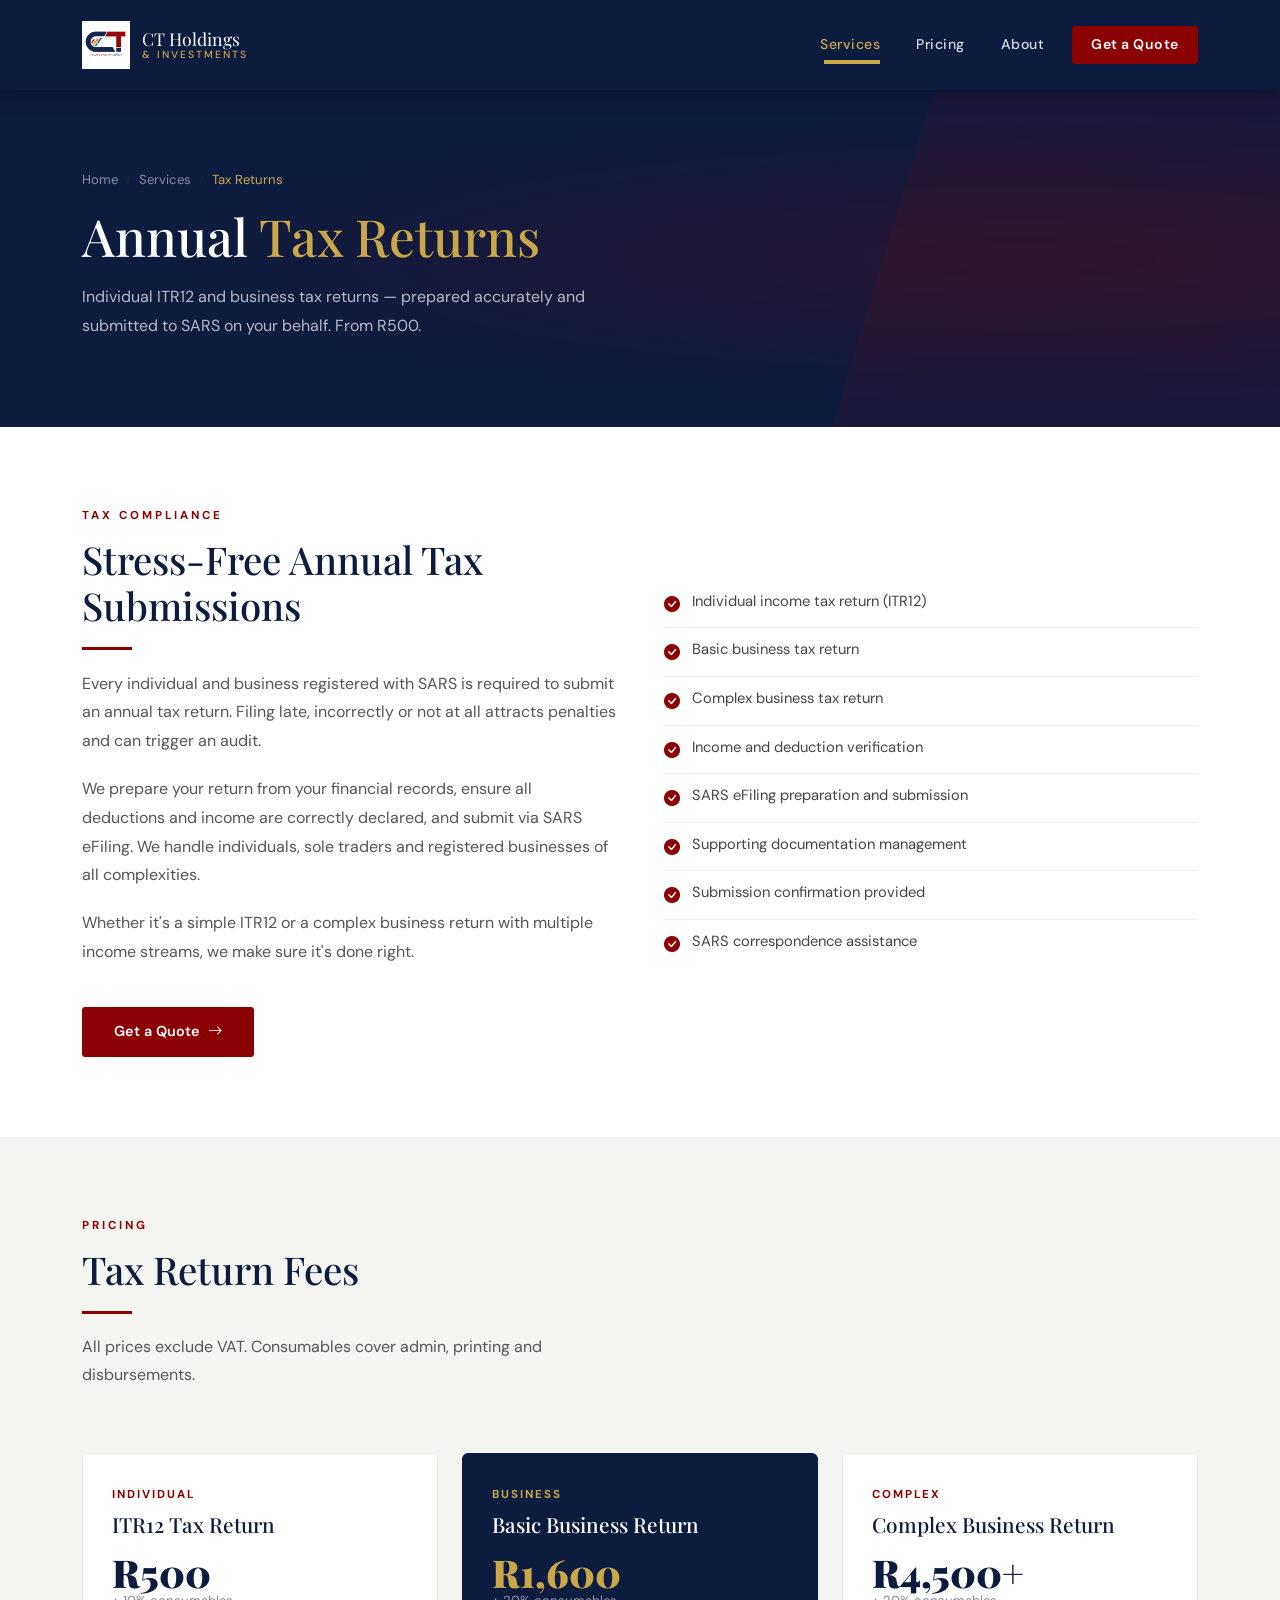
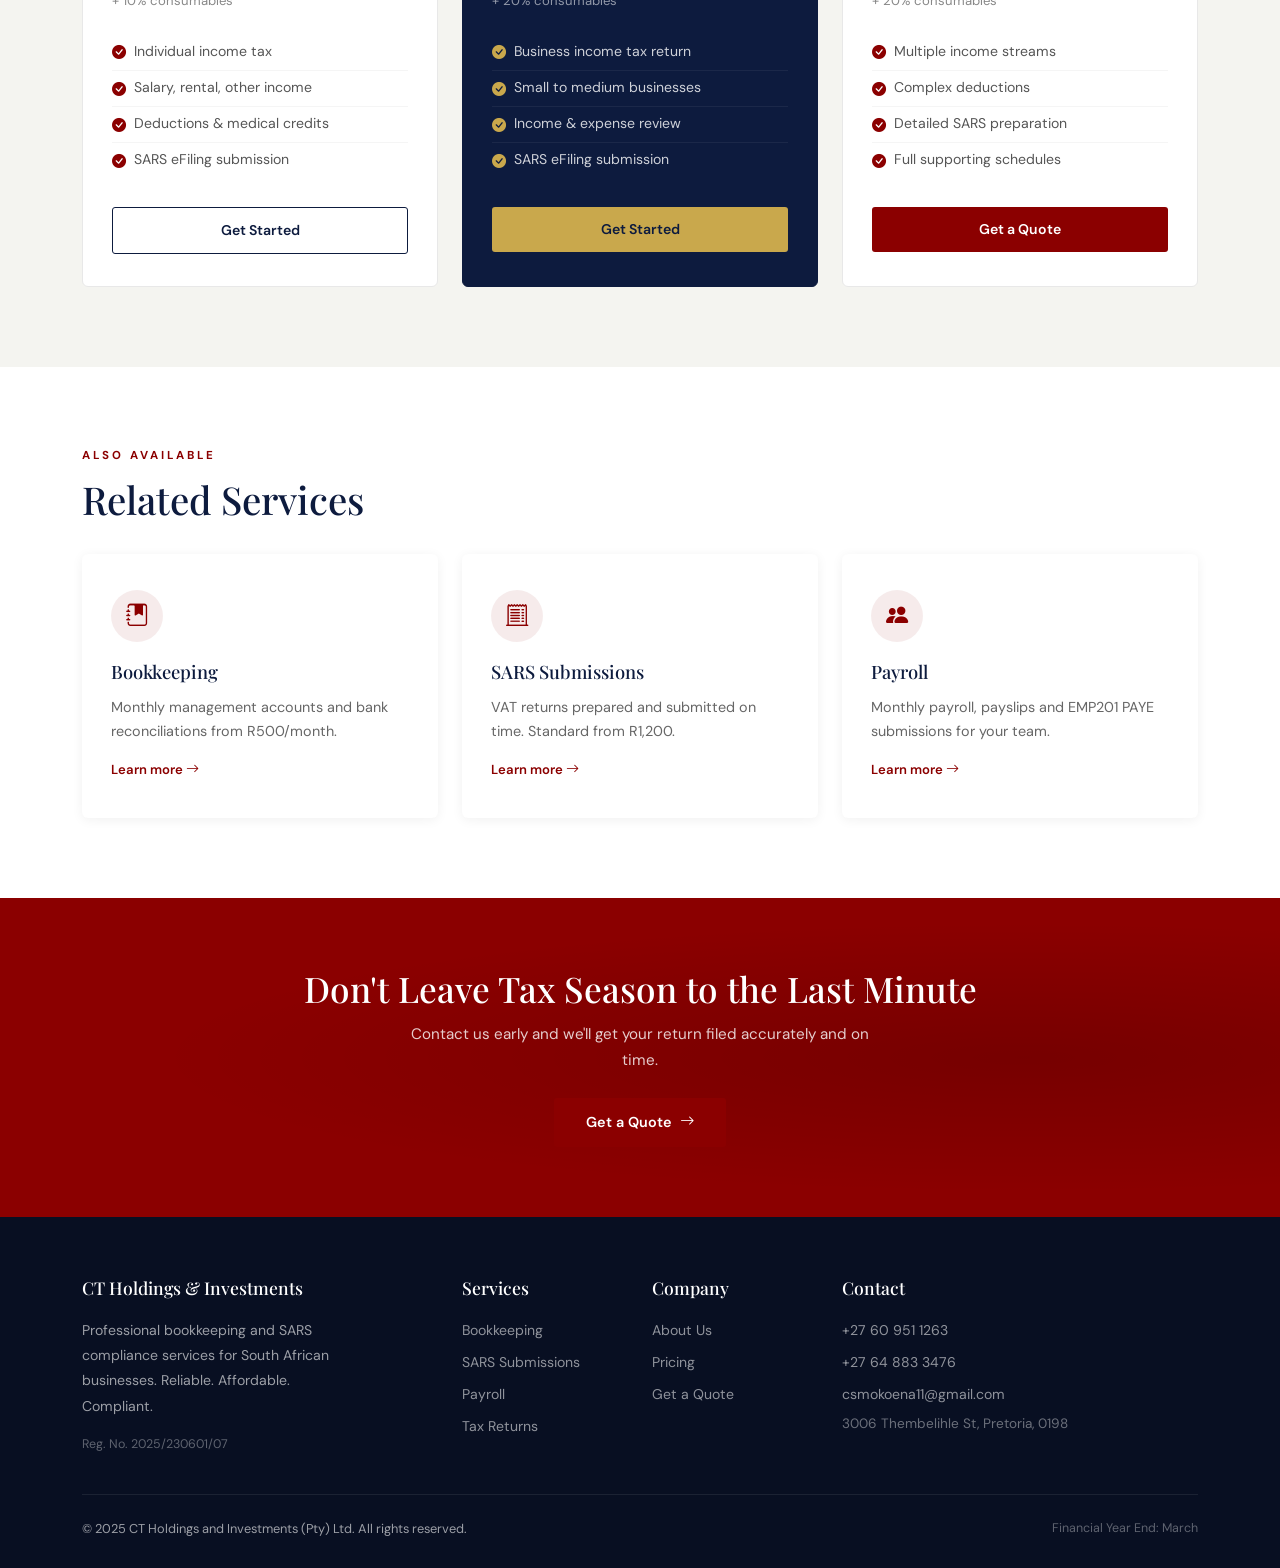
<file: services/tax-returns.html>
<!DOCTYPE html>
<html lang="en-ZA">
<head>
  <meta charset="UTF-8"/>
  <meta name="viewport" content="width=device-width, initial-scale=1.0"/>
  <title>Tax Returns – ITR12 &amp; Business Tax | CT Holdings &amp; Investments</title>
  <meta name="description" content="Individual ITR12 tax returns from R500. Basic business tax from R1,600. Complex business tax from R4,500. Submitted to SARS accurately across South Africa."/>
  <meta name="robots" content="index, follow"/>
  <link rel="canonical" href="https://www.ctholdings.co.za/services/tax-returns.html"/>
  <link href="https://cdn.jsdelivr.net/npm/bootstrap@5.3.3/dist/css/bootstrap.min.css" rel="stylesheet"/>
  <link href="https://cdn.jsdelivr.net/npm/bootstrap-icons@1.11.3/font/bootstrap-icons.css" rel="stylesheet"/>
  <link href="https://fonts.googleapis.com/css2?family=Playfair+Display:wght@700;900&family=DM+Sans:wght@300;400;500;600&display=swap" rel="stylesheet"/>
  <link rel="stylesheet" href="../style.css"/>
</head>
<body>
<nav class="navbar navbar-expand-lg">
  <div class="container">
    <a class="navbar-brand" href="../index.html"><img src="../CT_Logo_2.jpg" alt="CT Holdings Logo" onerror="this.style.display='none'"/><span>CT Holdings <small>&amp; Investments</small></span></a>
    <button class="navbar-toggler" type="button" data-bs-toggle="collapse" data-bs-target="#navMenu"><span class="navbar-toggler-icon"></span></button>
    <div class="collapse navbar-collapse" id="navMenu">
      <ul class="navbar-nav ms-auto align-items-lg-center gap-1">
        <li class="nav-item dropdown">
          <a class="nav-link active dropdown-toggle" href="../services.html" role="button" data-bs-toggle="dropdown">Services</a>
          <ul class="dropdown-menu">
            <li><a class="dropdown-item" href="bookkeeping.html">Bookkeeping</a></li>
            <li><a class="dropdown-item" href="sars-submissions.html">SARS Submissions</a></li>
            <li><a class="dropdown-item" href="payroll.html">Payroll</a></li>
            <li><a class="dropdown-item" href="tax-returns.html">Tax Returns</a></li>
          </ul>
        </li>
        <li class="nav-item"><a class="nav-link" href="../pricing.html">Pricing</a></li>
        <li class="nav-item"><a class="nav-link" href="../about.html">About</a></li>
        <li class="nav-item"><a class="nav-link btn-nav-cta ms-2" href="../quote.html">Get a Quote</a></li>
      </ul>
    </div>
  </div>
</nav>

<div class="page-hero">
  <div class="page-hero-diagonal"></div>
  <div class="container page-hero-content">
    <nav aria-label="breadcrumb"><ol class="breadcrumb mb-0"><li class="breadcrumb-item"><a href="../index.html">Home</a></li><li class="breadcrumb-item"><a href="../services.html">Services</a></li><li class="breadcrumb-item active">Tax Returns</li></ol></nav>
    <h1>Annual <em>Tax Returns</em></h1>
    <p>Individual ITR12 and business tax returns — prepared accurately and submitted to SARS on your behalf. From R500.</p>
  </div>
</div>

<section>
  <div class="container">
    <div class="row align-items-center g-5">
      <div class="col-lg-6">
        <div class="section-label">Tax Compliance</div>
        <h2 class="section-title">Stress-Free Annual Tax Submissions</h2>
        <div class="divider-ct"></div>
        <p style="color:#555; line-height:1.8; margin-bottom:1.2rem;">Every individual and business registered with SARS is required to submit an annual tax return. Filing late, incorrectly or not at all attracts penalties and can trigger an audit.</p>
        <p style="color:#555; line-height:1.8; margin-bottom:1.2rem;">We prepare your return from your financial records, ensure all deductions and income are correctly declared, and submit via SARS eFiling. We handle individuals, sole traders and registered businesses of all complexities.</p>
        <p style="color:#555; line-height:1.8;">Whether it's a simple ITR12 or a complex business return with multiple income streams, we make sure it's done right.</p>
        <a href="../quote.html" class="btn-primary-ct mt-4">Get a Quote <i class="bi bi-arrow-right"></i></a>
      </div>
      <div class="col-lg-6">
        <ul class="feature-list">
          <li><i class="bi bi-check-circle-fill"></i> Individual income tax return (ITR12)</li>
          <li><i class="bi bi-check-circle-fill"></i> Basic business tax return</li>
          <li><i class="bi bi-check-circle-fill"></i> Complex business tax return</li>
          <li><i class="bi bi-check-circle-fill"></i> Income and deduction verification</li>
          <li><i class="bi bi-check-circle-fill"></i> SARS eFiling preparation and submission</li>
          <li><i class="bi bi-check-circle-fill"></i> Supporting documentation management</li>
          <li><i class="bi bi-check-circle-fill"></i> Submission confirmation provided</li>
          <li><i class="bi bi-check-circle-fill"></i> SARS correspondence assistance</li>
        </ul>
      </div>
    </div>
  </div>
</section>

<section class="bg-light-ct">
  <div class="container">
    <div class="row mb-5">
      <div class="col-lg-6">
        <div class="section-label">Pricing</div>
        <h2 class="section-title">Tax Return Fees</h2>
        <div class="divider-ct"></div>
        <p class="section-sub">All prices exclude VAT. Consumables cover admin, printing and disbursements.</p>
      </div>
    </div>
    <div class="row g-4">
      <div class="col-md-4">
        <div class="price-card">
          <div class="price-label">Individual</div>
          <h4>ITR12 Tax Return</h4>
          <div class="price-amount">R500</div>
          <div class="price-period">+ 10% consumables</div>
          <ul class="price-features">
            <li><i class="bi bi-check-circle-fill"></i> Individual income tax</li>
            <li><i class="bi bi-check-circle-fill"></i> Salary, rental, other income</li>
            <li><i class="bi bi-check-circle-fill"></i> Deductions &amp; medical credits</li>
            <li><i class="bi bi-check-circle-fill"></i> SARS eFiling submission</li>
          </ul>
          <a href="../quote.html" class="btn-price btn-price-outline">Get Started</a>
        </div>
      </div>
      <div class="col-md-4">
        <div class="price-card featured">
          <div class="price-label">Business</div>
          <h4>Basic Business Return</h4>
          <div class="price-amount">R1,600</div>
          <div class="price-period">+ 20% consumables</div>
          <ul class="price-features">
            <li><i class="bi bi-check-circle-fill"></i> Business income tax return</li>
            <li><i class="bi bi-check-circle-fill"></i> Small to medium businesses</li>
            <li><i class="bi bi-check-circle-fill"></i> Income &amp; expense review</li>
            <li><i class="bi bi-check-circle-fill"></i> SARS eFiling submission</li>
          </ul>
          <a href="../quote.html" class="btn-price btn-price-gold">Get Started</a>
        </div>
      </div>
      <div class="col-md-4">
        <div class="price-card">
          <div class="price-label">Complex</div>
          <h4>Complex Business Return</h4>
          <div class="price-amount">R4,500+</div>
          <div class="price-period">+ 20% consumables</div>
          <ul class="price-features">
            <li><i class="bi bi-check-circle-fill"></i> Multiple income streams</li>
            <li><i class="bi bi-check-circle-fill"></i> Complex deductions</li>
            <li><i class="bi bi-check-circle-fill"></i> Detailed SARS preparation</li>
            <li><i class="bi bi-check-circle-fill"></i> Full supporting schedules</li>
          </ul>
          <a href="../quote.html" class="btn-price btn-price-red">Get a Quote</a>
        </div>
      </div>
    </div>
  </div>
</section>

<section>
  <div class="container">
    <div class="section-label">Also Available</div>
    <h2 class="section-title" style="margin-bottom:2rem;">Related Services</h2>
    <div class="row g-4">
      <div class="col-md-4"><a href="bookkeeping.html" class="service-card"><div class="service-icon"><i class="bi bi-journal-bookmark-fill"></i></div><h5>Bookkeeping</h5><p>Monthly management accounts and bank reconciliations from R500/month.</p><div class="mt-3" style="font-size:0.82rem; color:var(--red); font-weight:600;">Learn more <i class="bi bi-arrow-right"></i></div></a></div>
      <div class="col-md-4"><a href="sars-submissions.html" class="service-card"><div class="service-icon"><i class="bi bi-receipt-cutoff"></i></div><h5>SARS Submissions</h5><p>VAT returns prepared and submitted on time. Standard from R1,200.</p><div class="mt-3" style="font-size:0.82rem; color:var(--red); font-weight:600;">Learn more <i class="bi bi-arrow-right"></i></div></a></div>
      <div class="col-md-4"><a href="payroll.html" class="service-card"><div class="service-icon"><i class="bi bi-people-fill"></i></div><h5>Payroll</h5><p>Monthly payroll, payslips and EMP201 PAYE submissions for your team.</p><div class="mt-3" style="font-size:0.82rem; color:var(--red); font-weight:600;">Learn more <i class="bi bi-arrow-right"></i></div></a></div>
    </div>
  </div>
</section>

<div class="cta-banner">
  <div class="container text-center">
    <h2>Don't Leave Tax Season to the Last Minute</h2>
    <p class="mt-2 mb-4" style="max-width:480px; margin-inline:auto;">Contact us early and we'll get your return filed accurately and on time.</p>
    <a href="../quote.html" class="btn-primary-ct">Get a Quote <i class="bi bi-arrow-right"></i></a>
  </div>
</div>

<footer>
  <div class="container">
    <div class="row g-4">
      <div class="col-lg-4"><h5>CT Holdings &amp; Investments</h5><p style="font-size:0.88rem; line-height:1.8; max-width:280px;">Professional bookkeeping and SARS compliance services for South African businesses. Reliable. Affordable. Compliant.</p><div class="footer-reg mt-3">Reg. No. 2025/230601/07</div></div>
      <div class="col-lg-2 col-6"><h5>Services</h5><ul><li><a href="bookkeeping.html">Bookkeeping</a></li><li><a href="sars-submissions.html">SARS Submissions</a></li><li><a href="payroll.html">Payroll</a></li><li><a href="tax-returns.html">Tax Returns</a></li></ul></div>
      <div class="col-lg-2 col-6"><h5>Company</h5><ul><li><a href="../about.html">About Us</a></li><li><a href="../pricing.html">Pricing</a></li><li><a href="../quote.html">Get a Quote</a></li></ul></div>
      <div class="col-lg-4"><h5>Contact</h5><ul><li><a href="tel:+27609511263">+27 60 951 1263</a></li><li><a href="tel:+27648833476">+27 64 883 3476</a></li><li><a href="mailto:csmokoena11@gmail.com">csmokoena11@gmail.com</a></li><li style="color:rgba(255,255,255,0.4); font-size:0.85rem; margin-top:8px;">3006 Thembelihle St, Pretoria, 0198</li></ul></div>
    </div>
    <div class="footer-bottom d-flex flex-wrap justify-content-between align-items-center gap-2">
      <span>&copy; 2025 CT Holdings and Investments (Pty) Ltd. All rights reserved.</span>
      <span class="footer-reg">Financial Year End: March</span>
    </div>
  </div>
</footer>
<script src="https://cdn.jsdelivr.net/npm/bootstrap@5.3.3/dist/js/bootstrap.bundle.min.js"></script>
</body>
</html>
</file>
<file: style.css>
/* ============================================================
   CT Holdings & Investments — Global Stylesheet
   ============================================================ */

:root {
  --navy: #0d1b3e;
  --red: #8b0000;
  --red-bright: #c0392b;
  --gold: #c9a84c;
  --light: #f4f4f0;
  --white: #ffffff;
}

* { margin: 0; padding: 0; box-sizing: border-box; }

body {
  font-family: 'DM Sans', sans-serif;
  background: var(--white);
  color: #1a1a1a;
  overflow-x: hidden;
}

h1, h2, h3, h4, h5, h6, .display-font {
  font-family: 'Playfair Display', serif;
}

/* ============================================================
   NAVBAR
   ============================================================ */
.navbar {
  background: var(--navy);
  padding: 1rem 0;
  position: sticky;
  top: 0;
  z-index: 1000;
  box-shadow: 0 2px 20px rgba(0,0,0,0.3);
}
.navbar-brand {
  display: flex;
  align-items: center;
  gap: 12px;
  text-decoration: none;
}
.navbar-brand img { height: 48px; width: auto; }
.navbar-brand span {
  font-family: 'Playfair Display', serif;
  font-size: 1.1rem;
  color: var(--white);
  line-height: 1.2;
}
.navbar-brand span small {
  display: block;
  font-family: 'DM Sans', sans-serif;
  font-size: 0.65rem;
  color: var(--gold);
  letter-spacing: 2px;
  text-transform: uppercase;
  font-weight: 500;
}
.navbar-toggler { border-color: rgba(255,255,255,0.3); }
.navbar-toggler-icon {
  background-image: url("data:image/svg+xml,%3csvg xmlns='http://www.w3.org/2000/svg' viewBox='0 0 30 30'%3e%3cpath stroke='rgba%28255,255,255,0.8%29' stroke-width='2' d='M4 7h22M4 15h22M4 23h22'/%3e%3c/svg%3e");
}
.nav-link {
  color: rgba(255,255,255,0.85) !important;
  font-size: 0.88rem;
  font-weight: 500;
  letter-spacing: 0.5px;
  padding: 0.5rem 1rem !important;
  transition: color 0.2s;
  position: relative;
}
.nav-link::after {
  content: '';
  position: absolute;
  bottom: 0; left: 1rem; right: 1rem;
  height: 2px;
  background: var(--gold);
  transform: scaleX(0);
  transition: transform 0.25s;
}
.nav-link:hover { color: var(--gold) !important; }
.nav-link:hover::after { transform: scaleX(1); }
.nav-link.active { color: var(--gold) !important; }
.nav-link.active::after { transform: scaleX(1); }

.dropdown-menu {
  background: var(--navy);
  border: 1px solid rgba(255,255,255,0.1);
  border-radius: 4px;
  padding: 0.5rem 0;
  min-width: 200px;
}
.dropdown-item {
  color: rgba(255,255,255,0.8);
  font-size: 0.85rem;
  padding: 8px 18px;
  transition: background 0.2s, color 0.2s;
  font-family: 'DM Sans', sans-serif;
}
.dropdown-item:hover {
  background: rgba(255,255,255,0.06);
  color: var(--gold);
}

.btn-nav-cta {
  background: var(--red);
  color: var(--white) !important;
  border-radius: 3px;
  padding: 0.5rem 1.2rem !important;
  font-weight: 600;
  transition: background 0.2s;
}
.btn-nav-cta:hover { background: var(--red-bright) !important; }
.btn-nav-cta::after { display: none !important; }

/* ============================================================
   HERO
   ============================================================ */
.hero {
  background: var(--navy);
  min-height: 88vh;
  display: flex;
  align-items: center;
  position: relative;
  overflow: hidden;
}
.hero::before {
  content: '';
  position: absolute;
  inset: 0;
  background:
    radial-gradient(ellipse at 80% 50%, rgba(139,0,0,0.25) 0%, transparent 60%),
    radial-gradient(ellipse at 20% 80%, rgba(201,168,76,0.08) 0%, transparent 50%);
}
.hero-diagonal {
  position: absolute;
  right: -5%; top: 0; bottom: 0;
  width: 45%;
  background: var(--red);
  clip-path: polygon(20% 0, 100% 0, 100% 100%, 0 100%);
  opacity: 0.12;
}
.hero-content { position: relative; z-index: 2; }

.hero-badge {
  display: inline-block;
  background: var(--gold);
  color: var(--navy);
  font-size: 0.72rem;
  font-weight: 700;
  letter-spacing: 2.5px;
  text-transform: uppercase;
  padding: 6px 16px;
  border-radius: 2px;
  margin-bottom: 1.5rem;
}
.hero h1 {
  font-size: clamp(2.4rem, 5vw, 4rem);
  color: var(--white);
  line-height: 1.15;
  margin-bottom: 1.5rem;
}
.hero h1 em { font-style: normal; color: var(--gold); }
.hero p {
  color: rgba(255,255,255,0.75);
  font-size: 1.05rem;
  line-height: 1.8;
  max-width: 520px;
  margin-bottom: 2.2rem;
}

.hero-stats {
  display: flex;
  gap: 2.5rem;
  margin-top: 3rem;
  padding-top: 2rem;
  border-top: 1px solid rgba(255,255,255,0.12);
}
.hero-stat-num {
  font-family: 'Playfair Display', serif;
  font-size: 2rem;
  font-weight: 900;
  color: var(--gold);
  line-height: 1;
}
.hero-stat-label {
  font-size: 0.75rem;
  color: rgba(255,255,255,0.55);
  text-transform: uppercase;
  letter-spacing: 1px;
  margin-top: 4px;
}

/* ============================================================
   BUTTONS
   ============================================================ */
.btn-primary-ct {
  background: var(--red);
  color: var(--white);
  border: none;
  padding: 14px 32px;
  font-weight: 600;
  font-size: 0.9rem;
  border-radius: 3px;
  text-decoration: none;
  display: inline-flex;
  align-items: center;
  gap: 8px;
  transition: background 0.2s, transform 0.15s;
  cursor: pointer;
}
.btn-primary-ct:hover {
  background: var(--red-bright);
  color: var(--white);
  transform: translateY(-1px);
}
.btn-outline-ct {
  background: transparent;
  color: var(--white);
  border: 1.5px solid rgba(255,255,255,0.4);
  padding: 13px 30px;
  font-weight: 500;
  font-size: 0.9rem;
  border-radius: 3px;
  text-decoration: none;
  display: inline-flex;
  align-items: center;
  gap: 8px;
  transition: border-color 0.2s, color 0.2s;
}
.btn-outline-ct:hover { border-color: var(--gold); color: var(--gold); }

.btn-outline-dark-ct {
  background: transparent;
  color: var(--navy);
  border: 1.5px solid var(--navy);
  padding: 13px 30px;
  font-weight: 500;
  font-size: 0.9rem;
  border-radius: 3px;
  text-decoration: none;
  display: inline-flex;
  align-items: center;
  gap: 8px;
  transition: background 0.2s, color 0.2s;
}
.btn-outline-dark-ct:hover { background: var(--navy); color: var(--white); }

/* ============================================================
   SECTIONS — base
   ============================================================ */
section { padding: 80px 0; }

.section-label {
  font-size: 0.72rem;
  font-weight: 700;
  letter-spacing: 3px;
  text-transform: uppercase;
  color: var(--red);
  margin-bottom: 0.75rem;
  font-family: 'DM Sans', sans-serif;
}
.section-title {
  font-size: clamp(1.8rem, 3vw, 2.6rem);
  color: var(--navy);
  line-height: 1.2;
  margin-bottom: 1rem;
}
.section-sub {
  color: #555;
  font-size: 1rem;
  line-height: 1.75;
  max-width: 580px;
  font-family: 'DM Sans', sans-serif;
}
.divider-ct {
  width: 50px;
  height: 3px;
  background: var(--red);
  margin: 1.2rem 0;
}

/* ============================================================
   TRUST BAR
   ============================================================ */
.trust-bar {
  background: var(--white);
  border-top: 1px solid #e8e8e8;
  border-bottom: 1px solid #e8e8e8;
  padding: 22px 0;
}
.trust-bar-inner {
  display: flex;
  align-items: center;
  justify-content: center;
  gap: 2.5rem;
  flex-wrap: wrap;
}
.trust-item {
  display: flex;
  align-items: center;
  gap: 8px;
  font-size: 0.82rem;
  color: #555;
  font-weight: 600;
  font-family: 'DM Sans', sans-serif;
}
.trust-item i { color: var(--red); font-size: 1rem; }

/* ============================================================
   SERVICE CARDS
   ============================================================ */
.service-card {
  background: var(--white);
  border-radius: 6px;
  padding: 2.2rem 1.8rem;
  height: 100%;
  border-bottom: 3px solid transparent;
  transition: border-color 0.25s, box-shadow 0.25s, transform 0.2s;
  box-shadow: 0 2px 12px rgba(0,0,0,0.06);
  text-decoration: none;
  display: block;
  color: inherit;
}
.service-card:hover {
  border-bottom-color: var(--red);
  box-shadow: 0 8px 30px rgba(0,0,0,0.12);
  transform: translateY(-4px);
  color: inherit;
}
.service-icon {
  width: 52px; height: 52px;
  background: rgba(139,0,0,0.08);
  border-radius: 50%;
  display: flex; align-items: center; justify-content: center;
  font-size: 1.4rem;
  color: var(--red);
  margin-bottom: 1.2rem;
}
.service-card h5 {
  font-size: 1.15rem;
  color: var(--navy);
  margin-bottom: 0.75rem;
}
.service-card p { font-size: 0.9rem; color: #666; line-height: 1.7; }
.service-link {
  font-size: 0.82rem;
  color: var(--red);
  font-weight: 600;
  margin-top: 1rem;
  display: block;
  font-family: 'DM Sans', sans-serif;
}

/* ============================================================
   TESTIMONIALS
   ============================================================ */
.testimonials-section { background: var(--light); }

.testimonial-card {
  background: var(--white);
  border-radius: 8px;
  padding: 2rem;
  height: 100%;
  box-shadow: 0 2px 16px rgba(0,0,0,0.06);
  border-left: 3px solid var(--red);
  position: relative;
  overflow: hidden;
}
.testimonial-card::before {
  content: '';
  position: absolute;
  top: 0; left: 0; right: 0;
  height: 3px;
  background: linear-gradient(90deg, var(--red), var(--gold));
}
.testimonial-card .quote-mark {
  font-family: 'Playfair Display', serif;
  font-size: 5rem;
  color: var(--red);
  opacity: 0.08;
  line-height: 1;
  position: absolute;
  top: 0.5rem; right: 1.2rem;
  pointer-events: none;
}
.testimonial-stars {
  color: var(--gold);
  font-size: 0.88rem;
  margin-bottom: 0.8rem;
  letter-spacing: 2px;
}
.testimonial-text {
  font-size: 0.92rem;
  color: #444;
  line-height: 1.8;
  margin-bottom: 1.25rem;
  font-style: italic;
  font-family: 'DM Sans', sans-serif;
}
.testimonial-author {
  font-size: 0.85rem;
  font-weight: 700;
  color: var(--navy);
  font-family: 'DM Sans', sans-serif;
}
.testimonial-role {
  font-size: 0.74rem;
  color: #aaa;
  text-transform: uppercase;
  letter-spacing: 1.5px;
  font-family: 'DM Sans', sans-serif;
}

/* ============================================================
   PRICING CARDS
   ============================================================ */
.price-card {
  border-radius: 6px;
  padding: 2rem 1.8rem;
  height: 100%;
  border: 1.5px solid #e8e8e8;
  transition: border-color 0.25s, box-shadow 0.25s;
  background: var(--white);
}
.price-card.featured {
  background: var(--navy);
  border-color: var(--navy);
  color: var(--white);
}
.price-card:hover { box-shadow: 0 8px 30px rgba(0,0,0,0.1); border-color: var(--red); }

.price-label {
  font-size: 0.72rem;
  font-weight: 700;
  letter-spacing: 2px;
  text-transform: uppercase;
  color: var(--red);
  margin-bottom: 0.5rem;
  font-family: 'DM Sans', sans-serif;
}
.price-card.featured .price-label { color: var(--gold); }

.price-card h4 { font-size: 1.3rem; color: var(--navy); margin-bottom: 1rem; }
.price-card.featured h4 { color: var(--white); }

.price-amount {
  font-family: 'Playfair Display', serif;
  font-size: 2.4rem;
  font-weight: 900;
  color: var(--navy);
  line-height: 1;
}
.price-card.featured .price-amount { color: var(--gold); }

.price-period {
  font-size: 0.82rem;
  color: #888;
  margin-bottom: 1.5rem;
  font-family: 'DM Sans', sans-serif;
}
.price-card.featured .price-period { color: rgba(255,255,255,0.55); }

.price-features { list-style: none; padding: 0; margin-bottom: 1.8rem; }
.price-features li {
  font-size: 0.88rem;
  padding: 6px 0;
  color: #555;
  display: flex;
  align-items: flex-start;
  gap: 8px;
  font-family: 'DM Sans', sans-serif;
  border-bottom: 1px solid rgba(0,0,0,0.04);
}
.price-features li:last-child { border-bottom: none; }
.price-card.featured .price-features li { color: rgba(255,255,255,0.8); border-color: rgba(255,255,255,0.06); }
.price-features li i { color: var(--red); margin-top: 2px; flex-shrink: 0; }
.price-card.featured .price-features li i { color: var(--gold); }

.btn-price {
  display: block;
  text-align: center;
  padding: 12px;
  border-radius: 3px;
  font-weight: 600;
  font-size: 0.88rem;
  text-decoration: none;
  transition: all 0.2s;
  font-family: 'DM Sans', sans-serif;
}
.btn-price-red { background: var(--red); color: var(--white); }
.btn-price-red:hover { background: var(--red-bright); color: var(--white); }
.btn-price-outline { border: 1.5px solid var(--navy); color: var(--navy); }
.btn-price-outline:hover { background: var(--navy); color: var(--white); }
.btn-price-gold { background: var(--gold); color: var(--navy); }
.btn-price-gold:hover { filter: brightness(1.08); color: var(--navy); }

/* ============================================================
   COMPLIANCE / CTA BANNER
   ============================================================ */
.compliance-banner {
  background: var(--navy);
  padding: 60px 0;
}
.compliance-banner h3 { color: var(--white); font-size: 1.6rem; margin-bottom: 0.5rem; }
.compliance-banner p { color: rgba(255,255,255,0.65); font-size: 0.92rem; font-family: 'DM Sans', sans-serif; }

.cta-banner {
  background: var(--red);
  padding: 70px 0;
  position: relative;
  overflow: hidden;
}
.cta-banner::before {
  content: '';
  position: absolute;
  inset: 0;
  background: radial-gradient(ellipse at 80% 50%, rgba(0,0,0,0.15) 0%, transparent 60%);
}
.cta-banner .container { position: relative; z-index: 1; }
.cta-banner h2 { color: var(--white); font-size: clamp(1.6rem, 3vw, 2.2rem); margin-bottom: 0.75rem; }
.cta-banner p { color: rgba(255,255,255,0.8); font-size: 0.95rem; line-height: 1.7; font-family: 'DM Sans', sans-serif; }

.reg-badge {
  display: inline-block;
  border: 1px solid rgba(201,168,76,0.4);
  color: var(--gold);
  font-size: 0.78rem;
  font-weight: 600;
  letter-spacing: 1.5px;
  padding: 6px 14px;
  border-radius: 2px;
  margin-top: 12px;
  font-family: 'DM Sans', sans-serif;
}

/* ============================================================
   ABOUT / INFO CARDS
   ============================================================ */
.about-info-card {
  background: var(--navy);
  color: var(--white);
  border-radius: 6px;
  padding: 2rem;
  margin-top: 1.5rem;
}
.about-info-card .item {
  display: flex;
  align-items: flex-start;
  gap: 12px;
  margin-bottom: 1.2rem;
}
.about-info-card .item:last-child { margin-bottom: 0; }
.about-info-card .item i { color: var(--gold); font-size: 1.1rem; margin-top: 2px; flex-shrink: 0; }
.about-info-card .item span { font-size: 0.88rem; color: rgba(255,255,255,0.8); line-height: 1.6; font-family: 'DM Sans', sans-serif; }

.director-card {
  background: var(--light);
  border-radius: 6px;
  padding: 1.5rem;
  border-left: 3px solid var(--red);
}
.director-card h6 { font-size: 1.05rem; color: var(--navy); margin-bottom: 3px; }
.director-card small { color: #888; font-size: 0.78rem; letter-spacing: 1px; text-transform: uppercase; font-family: 'DM Sans', sans-serif; }

/* ============================================================
   PAGE HERO (inner pages)
   ============================================================ */
.page-hero {
  background: var(--navy);
  padding: 80px 0 70px;
  position: relative;
  overflow: hidden;
}
.page-hero::before {
  content: '';
  position: absolute;
  inset: 0;
  background: radial-gradient(ellipse at 80% 50%, rgba(139,0,0,0.2) 0%, transparent 60%);
}
.page-hero-diagonal {
  position: absolute;
  right: -5%; top: 0; bottom: 0;
  width: 40%;
  background: var(--red);
  clip-path: polygon(20% 0, 100% 0, 100% 100%, 0 100%);
  opacity: 0.1;
}
.page-hero-content { position: relative; z-index: 2; }
.page-hero .breadcrumb-item,
.page-hero .breadcrumb-item a { color: rgba(255,255,255,0.5); font-size: 0.82rem; text-decoration: none; }
.page-hero .breadcrumb-item.active { color: var(--gold); }
.page-hero h1 { font-size: clamp(2rem, 4vw, 3.2rem); color: var(--white); line-height: 1.2; margin: 1rem 0 1rem; }
.page-hero h1 em { font-style: normal; color: var(--gold); }
.page-hero p { color: rgba(255,255,255,0.7); font-size: 1rem; line-height: 1.8; max-width: 560px; font-family: 'DM Sans', sans-serif; }

/* ============================================================
   CONTACT / QUOTE FORM
   ============================================================ */
.contact-card {
  background: var(--white);
  border-radius: 6px;
  padding: 2.5rem;
  box-shadow: 0 2px 16px rgba(0,0,0,0.07);
}
.contact-item { display: flex; align-items: flex-start; gap: 1rem; margin-bottom: 1.5rem; }
.contact-item:last-child { margin-bottom: 0; }
.contact-icon {
  width: 44px; height: 44px;
  background: rgba(139,0,0,0.08);
  border-radius: 50%;
  display: flex; align-items: center; justify-content: center;
  color: var(--red); font-size: 1.1rem; flex-shrink: 0;
}
.contact-item h6 { font-size: 0.75rem; font-weight: 700; letter-spacing: 1.5px; text-transform: uppercase; color: #999; margin-bottom: 3px; font-family: 'DM Sans', sans-serif; }
.contact-item p { font-size: 0.9rem; color: var(--navy); font-weight: 500; margin: 0; font-family: 'DM Sans', sans-serif; }

.contact-form .form-control,
.contact-form .form-select {
  border-radius: 3px;
  border: 1.5px solid #e0e0e0;
  font-size: 0.9rem;
  padding: 12px 14px;
  transition: border-color 0.2s;
  font-family: 'DM Sans', sans-serif;
}
.contact-form .form-control:focus,
.contact-form .form-select:focus {
  border-color: var(--red);
  box-shadow: 0 0 0 3px rgba(139,0,0,0.08);
}
.contact-form label { font-size: 0.82rem; font-weight: 600; color: #444; margin-bottom: 5px; font-family: 'DM Sans', sans-serif; }

/* ============================================================
   FEATURE LIST (service detail pages)
   ============================================================ */
.feature-list { list-style: none; padding: 0; }
.feature-list li {
  display: flex;
  align-items: flex-start;
  gap: 12px;
  padding: 10px 0;
  border-bottom: 1px solid #f0f0f0;
  font-size: 0.92rem;
  color: #444;
  line-height: 1.6;
  font-family: 'DM Sans', sans-serif;
}
.feature-list li:last-child { border-bottom: none; }
.feature-list li i { color: var(--red); font-size: 1rem; margin-top: 2px; flex-shrink: 0; }

/* ============================================================
   FAQ ACCORDION
   ============================================================ */
.accordion-button {
  font-family: 'DM Sans', sans-serif;
  font-weight: 600;
  font-size: 0.95rem;
  color: var(--navy);
  background: var(--white);
}
.accordion-button:not(.collapsed) {
  color: var(--red);
  background: rgba(139,0,0,0.04);
  box-shadow: none;
}
.accordion-button:focus { box-shadow: none; }
.accordion-body { font-size: 0.9rem; color: #555; line-height: 1.75; font-family: 'DM Sans', sans-serif; }
.accordion-item { border: 1px solid #eee; margin-bottom: 8px; border-radius: 4px !important; overflow: hidden; }

/* ============================================================
   WHATSAPP FAB
   ============================================================ */
.wa-fab {
  position: fixed;
  bottom: 90px;
  right: 24px;
  width: 56px; height: 56px;
  background: #25D366;
  border-radius: 50%;
  display: flex; align-items: center; justify-content: center;
  color: white;
  font-size: 1.6rem;
  text-decoration: none;
  box-shadow: 0 4px 20px rgba(37,211,102,0.4);
  z-index: 900;
  transition: transform 0.2s, box-shadow 0.2s;
  animation: waPulse 2.5s ease infinite;
}
.wa-fab:hover {
  transform: scale(1.1);
  box-shadow: 0 6px 28px rgba(37,211,102,0.55);
  color: white;
}
@keyframes waPulse {
  0%, 100% { box-shadow: 0 4px 20px rgba(37,211,102,0.4); }
  50%       { box-shadow: 0 4px 32px rgba(37,211,102,0.7); }
}
.wa-tooltip {
  position: fixed;
  bottom: 100px;
  right: 88px;
  background: var(--navy);
  color: var(--white);
  font-size: 0.78rem;
  padding: 6px 12px;
  border-radius: 4px;
  white-space: nowrap;
  z-index: 900;
  pointer-events: none;
  opacity: 0;
  transition: opacity 0.2s;
  font-family: 'DM Sans', sans-serif;
}
.wa-fab:hover + .wa-tooltip { opacity: 1; }

/* ============================================================
   AI CHAT WIDGET
   ============================================================ */
.ai-fab {
  position: fixed;
  bottom: 24px;
  right: 24px;
  width: 56px; height: 56px;
  background: var(--navy);
  border: 2px solid var(--gold);
  border-radius: 50%;
  display: flex; align-items: center; justify-content: center;
  color: var(--gold);
  font-size: 1.4rem;
  cursor: pointer;
  box-shadow: 0 4px 20px rgba(13,27,62,0.5);
  z-index: 1000;
  transition: transform 0.2s, background 0.2s;
}
.ai-fab:hover { transform: scale(1.08); background: #162245; }

.ai-chat-panel {
  position: fixed;
  bottom: 92px;
  right: 24px;
  width: 360px;
  max-height: 520px;
  background: var(--navy);
  border: 1px solid rgba(201,168,76,0.25);
  border-radius: 14px;
  display: flex;
  flex-direction: column;
  overflow: hidden;
  box-shadow: 0 20px 60px rgba(0,0,0,0.5);
  z-index: 999;
  transform: scale(0.9) translateY(16px);
  opacity: 0;
  pointer-events: none;
  transition: all 0.25s cubic-bezier(0.34,1.56,0.64,1);
}
.ai-chat-panel.open {
  transform: scale(1) translateY(0);
  opacity: 1;
  pointer-events: all;
}
.ai-panel-header {
  background: rgba(201,168,76,0.08);
  border-bottom: 1px solid rgba(201,168,76,0.15);
  padding: 1rem 1.25rem;
  display: flex;
  align-items: center;
  gap: 10px;
  flex-shrink: 0;
}
.ai-avatar {
  width: 36px; height: 36px;
  background: var(--red);
  border-radius: 50%;
  display: flex; align-items: center; justify-content: center;
  font-size: 0.95rem;
  color: white;
  flex-shrink: 0;
}
.ai-panel-title { font-family: 'Playfair Display', serif; font-size: 0.95rem; color: var(--white); line-height: 1.2; }
.ai-panel-sub { font-size: 0.72rem; color: var(--gold); font-family: 'DM Sans', sans-serif; }
.ai-panel-close {
  margin-left: auto;
  background: none;
  border: none;
  color: rgba(255,255,255,0.4);
  cursor: pointer;
  font-size: 1.1rem;
  padding: 0;
  transition: color 0.2s;
}
.ai-panel-close:hover { color: var(--white); }

.ai-messages {
  flex: 1;
  overflow-y: auto;
  padding: 1rem;
  display: flex;
  flex-direction: column;
  gap: 0.75rem;
  scrollbar-width: thin;
  scrollbar-color: rgba(255,255,255,0.1) transparent;
}
.ai-msg {
  max-width: 85%;
  padding: 0.7rem 1rem;
  border-radius: 10px;
  font-size: 0.87rem;
  line-height: 1.55;
  animation: msgIn 0.25s ease both;
  font-family: 'DM Sans', sans-serif;
}
@keyframes msgIn {
  from { opacity: 0; transform: translateY(8px); }
  to   { opacity: 1; transform: translateY(0); }
}
.ai-msg.bot {
  background: rgba(255,255,255,0.07);
  color: rgba(255,255,255,0.88);
  border-bottom-left-radius: 3px;
  align-self: flex-start;
}
.ai-msg.user {
  background: var(--red);
  color: var(--white);
  border-bottom-right-radius: 3px;
  align-self: flex-end;
}
.ai-msg.typing {
  background: rgba(255,255,255,0.04);
  align-self: flex-start;
  color: rgba(255,255,255,0.4);
  font-style: italic;
}
.ai-input-row {
  padding: 0.75rem 1rem;
  border-top: 1px solid rgba(255,255,255,0.07);
  display: flex;
  gap: 8px;
  flex-shrink: 0;
}
.ai-input {
  flex: 1;
  background: rgba(255,255,255,0.06);
  border: 1px solid rgba(255,255,255,0.12);
  border-radius: 8px;
  padding: 9px 12px;
  color: var(--white);
  font-size: 0.85rem;
  font-family: 'DM Sans', sans-serif;
  outline: none;
  resize: none;
  line-height: 1.4;
}
.ai-input:focus { border-color: var(--gold); }
.ai-input::placeholder { color: rgba(255,255,255,0.3); }
.ai-send {
  background: var(--red);
  border: none;
  border-radius: 8px;
  width: 38px;
  color: white;
  font-size: 0.95rem;
  cursor: pointer;
  transition: background 0.2s;
  flex-shrink: 0;
  display: flex; align-items: center; justify-content: center;
}
.ai-send:hover { background: var(--red-bright); }
.ai-send:disabled { opacity: 0.4; cursor: not-allowed; }
.ai-disclaimer {
  font-size: 0.68rem;
  color: rgba(255,255,255,0.25);
  text-align: center;
  padding: 0 1rem 0.6rem;
  font-family: 'DM Sans', sans-serif;
  flex-shrink: 0;
}

/* ============================================================
   FOOTER
   ============================================================ */
footer {
  background: #080f22;
  color: rgba(255,255,255,0.6);
  padding: 60px 0 30px;
}
footer h5 { font-size: 1.1rem; color: var(--white); margin-bottom: 1.2rem; }
footer ul { list-style: none; padding: 0; }
footer ul li { margin-bottom: 8px; }
footer ul li a {
  color: rgba(255,255,255,0.55);
  text-decoration: none;
  font-size: 0.88rem;
  transition: color 0.2s;
  font-family: 'DM Sans', sans-serif;
}
footer ul li a:hover { color: var(--gold); }
.footer-bottom {
  border-top: 1px solid rgba(255,255,255,0.08);
  margin-top: 2.5rem;
  padding-top: 1.5rem;
  font-size: 0.8rem;
  font-family: 'DM Sans', sans-serif;
}
.footer-reg { font-size: 0.78rem; color: rgba(255,255,255,0.35); font-family: 'DM Sans', sans-serif; }

/* ============================================================
   BG UTILITIES
   ============================================================ */
.bg-light-ct { background: var(--light); }
.bg-navy { background: var(--navy); }

/* ============================================================
   ANIMATIONS
   ============================================================ */
@keyframes fadeUp {
  from { opacity: 0; transform: translateY(24px); }
  to   { opacity: 1; transform: translateY(0); }
}
.fade-up { animation: fadeUp 0.6s ease both; }
.delay-1 { animation-delay: 0.1s; }
.delay-2 { animation-delay: 0.2s; }
.delay-3 { animation-delay: 0.3s; }

/* ============================================================
   RESPONSIVE
   ============================================================ */
@media (max-width: 768px) {
  .hero { min-height: auto; padding: 80px 0 60px; }
  .hero-stats { gap: 1.5rem; flex-wrap: wrap; }
  section { padding: 56px 0; }
  .page-hero { padding: 60px 0 50px; }
  .trust-bar-inner { gap: 1rem; }
  .ai-chat-panel { width: calc(100vw - 48px); right: 24px; }
  .wa-fab { bottom: 92px; }
}

@media (max-width: 480px) {
  .ai-chat-panel { width: calc(100vw - 24px); right: 12px; }
  .ai-fab, .wa-fab { right: 16px; }
  .wa-fab { bottom: 84px; }
}
</file>
